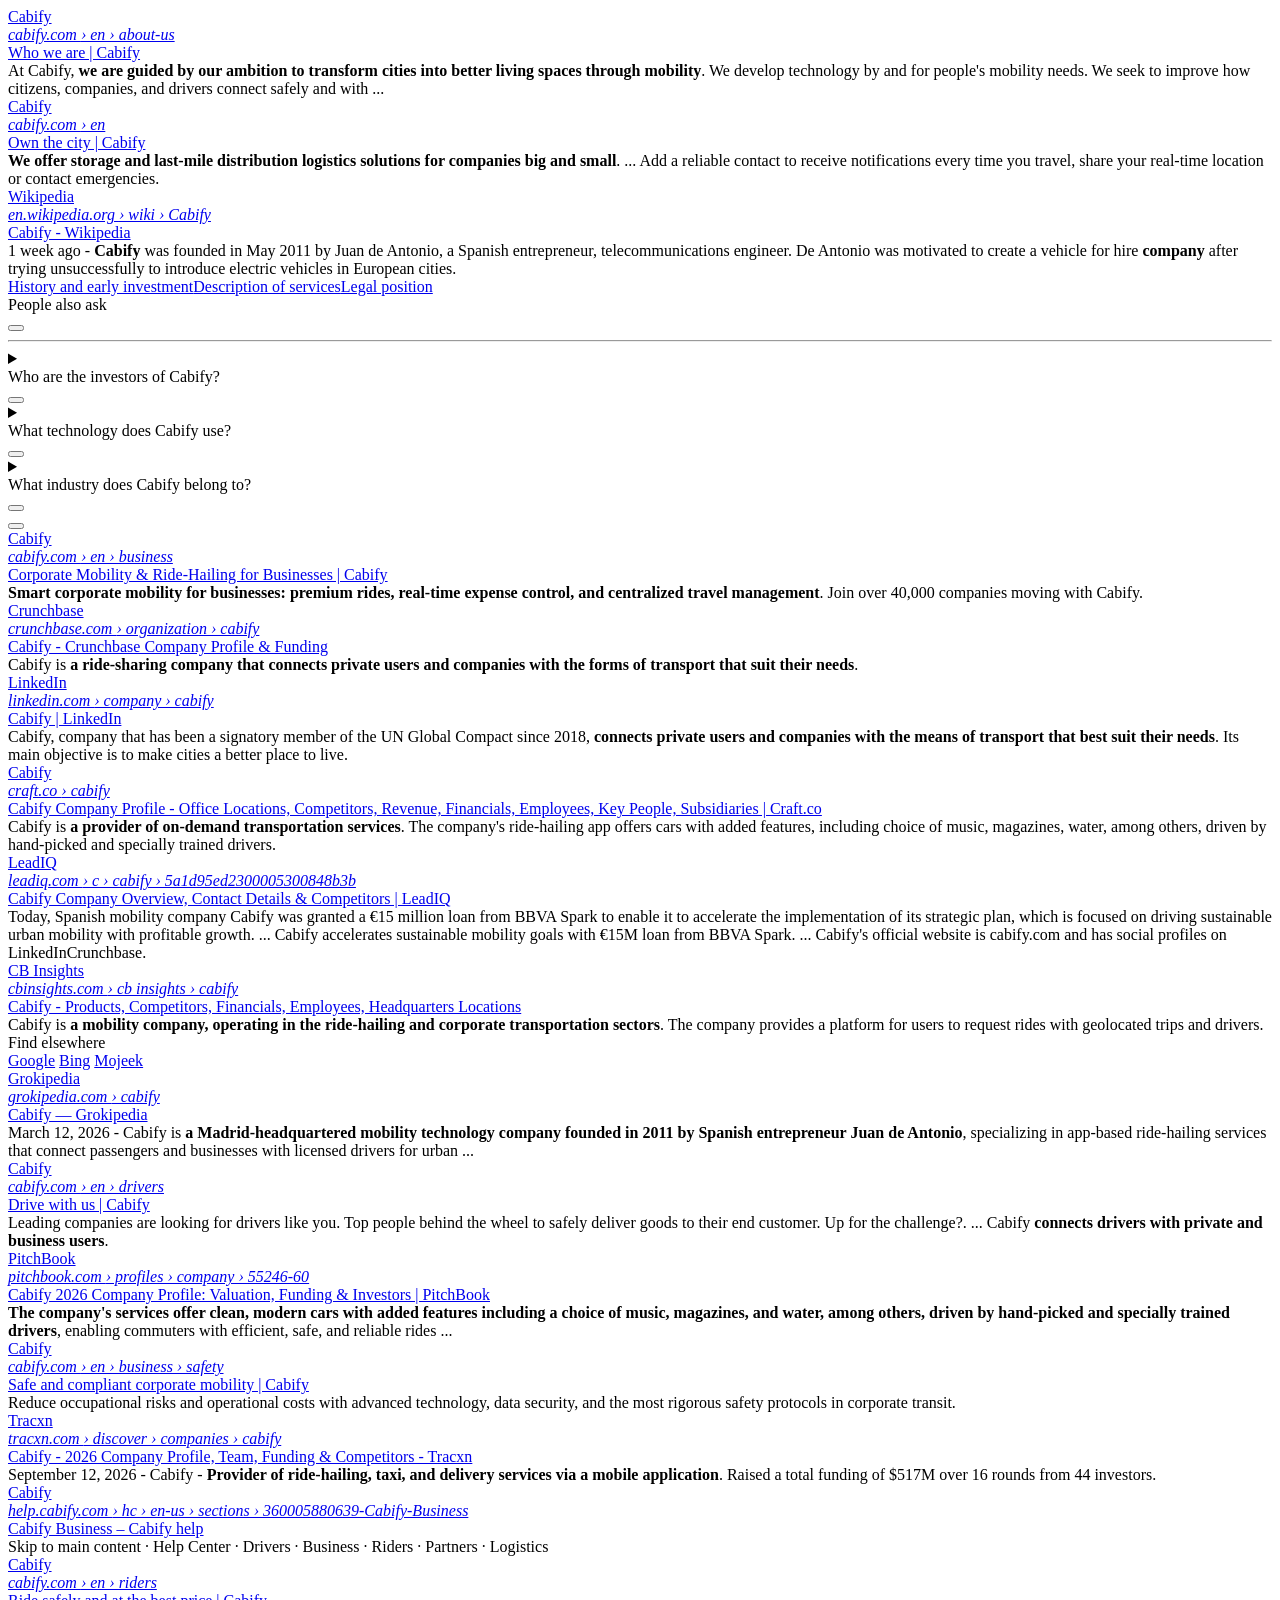
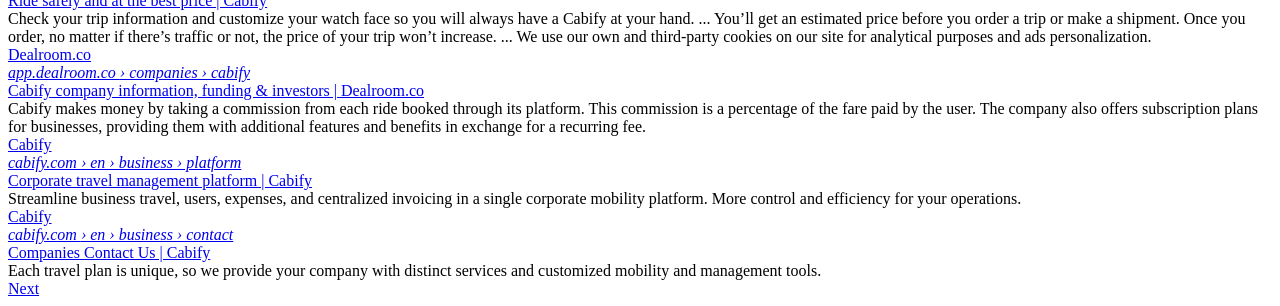
<file: tests/fixtures/brave_company_cabify.html>
<!-- Captured 2026-10-15 from https://search.brave.com/search?q=%22Cabify%22+company+official+site+about&source=web with a Chrome User-Agent; trimmed to the result markup. -->
<!doctype html><html lang="en"><head><meta charset="utf-8"><title>Brave Search</title></head><body><div class="serp-columns"><main class="main-column"><section id="mixed-main">
<div class="snippet svelte-jmfu5f" data-pos="0" data-type="web" data-keynav="true"><div class="result-body svelte-1rq4ngz"><div class="result-wrapper svelte-1rq4ngz"><div class="result-content svelte-1rq4ngz"><a href="https://cabify.com/en/about-us" target="_self" class="svelte-14r20fy l1"><div class="site-name-wrapper svelte-on1hvy"><div class="favicon-wrapper svelte-on1hvy"><div class="favicon-background-wrapper svelte-on1hvy"></div>  </div> <div class="site-name-content svelte-on1hvy"><div class="desktop-small-semibold t-secondary text-ellipsis">Cabify</div> <div class="url-wrapper svelte-on1hvy"><cite class="snippet-url desktop-small-regular t-tertiary svelte-on1hvy">cabify.com <span class="text-ellipsis">› en  › about-us</span></cite> </div></div> </div> <div class="title search-snippet-title line-clamp-1 svelte-14r20fy" title="Who we are | Cabify">Who we are | Cabify</div></a> <div class="generic-snippet svelte-1cwdgg3"><div class="content desktop-default-regular t-primary line-clamp-dynamic svelte-1cwdgg3"> At Cabify, <strong>we are guided by our ambition to transform cities into better living spaces through mobility</strong>. We develop technology by and for people's mobility needs. We seek to improve how citizens, companies, and drivers connect safely and with&nbsp;...</div> </div></div> </div> </div>     </div>
<div class="snippet svelte-jmfu5f" data-pos="1" data-type="web" data-keynav="true"><div class="result-body svelte-1rq4ngz"><div class="result-wrapper svelte-1rq4ngz"><div class="result-content svelte-1rq4ngz"><a href="https://cabify.com/en" target="_self" class="svelte-14r20fy l1"><div class="site-name-wrapper svelte-on1hvy"><div class="favicon-wrapper svelte-on1hvy"><div class="favicon-background-wrapper svelte-on1hvy"></div>  </div> <div class="site-name-content svelte-on1hvy"><div class="desktop-small-semibold t-secondary text-ellipsis">Cabify</div> <div class="url-wrapper svelte-on1hvy"><cite class="snippet-url desktop-small-regular t-tertiary svelte-on1hvy">cabify.com <span class="text-ellipsis">› en</span></cite> </div></div> </div> <div class="title search-snippet-title line-clamp-1 svelte-14r20fy" title="Own the city | Cabify">Own the city | Cabify</div></a> <div class="generic-snippet svelte-1cwdgg3"><div class="content desktop-default-regular t-primary line-clamp-dynamic svelte-1cwdgg3"> <strong>We offer storage and last-mile distribution logistics solutions for companies big and small</strong>. ... Add a reliable contact to receive notifications every time you travel, share your real-time location or contact emergencies.</div> </div></div> </div> </div>     </div>
<div class="snippet svelte-jmfu5f" data-pos="2" data-type="web" data-keynav="true"><div class="result-body svelte-1rq4ngz"><div class="result-wrapper svelte-1rq4ngz"><div class="result-content svelte-1rq4ngz"><a href="https://en.wikipedia.org/wiki/Cabify" target="_self" class="svelte-14r20fy l1"><div class="site-name-wrapper svelte-on1hvy"><div class="favicon-wrapper svelte-on1hvy"><div class="favicon-background-wrapper svelte-on1hvy"></div>  </div> <div class="site-name-content svelte-on1hvy"><div class="desktop-small-semibold t-secondary text-ellipsis">Wikipedia</div> <div class="url-wrapper svelte-on1hvy"><cite class="snippet-url desktop-small-regular t-tertiary svelte-on1hvy">en.wikipedia.org <span class="text-ellipsis">› wiki  › Cabify</span></cite> </div></div> </div> <div class="title search-snippet-title line-clamp-1 svelte-14r20fy" title="Cabify - Wikipedia">Cabify - Wikipedia</div></a> <div class="generic-snippet svelte-1cwdgg3"><div class="content desktop-default-regular t-primary line-clamp-dynamic svelte-1cwdgg3"><span class="t-secondary">1 week ago -</span> <strong>Cabify</strong> was founded in May 2011 by Juan de Antonio, a Spanish entrepreneur, telecommunications engineer. De Antonio was motivated to create a vehicle for hire <strong>company</strong> after trying unsuccessfully to introduce electric vehicles in European cities.</div> </div></div> </div> </div> <div class="deep-links svelte-3l1gt9" style="margin-top: 0px;"><a class="deep-link components-button-small t-interactive svelte-3l1gt9" href="https://en.wikipedia.org/wiki/Cabify#History_and_early_investment" target="_self"><span class="svelte-3l1gt9">History and early investment</span></a><a class="deep-link components-button-small t-interactive svelte-3l1gt9" href="https://en.wikipedia.org/wiki/Cabify#Description_of_services" target="_self"><span class="svelte-3l1gt9">Description of services</span></a><a class="deep-link components-button-small t-interactive svelte-3l1gt9" href="https://en.wikipedia.org/wiki/Cabify#Legal_position" target="_self"><span class="svelte-3l1gt9">Legal position</span></a>  </div>    </div><div class="snippet svelte-jmfu5f" id="faq"><header class="svelte-1fzoz3n"> <span class="desktop-heading-h4 t-secondary">People also ask</span> <div class="content svelte-1fzoz3n"><div class="wrapper-mobile"><button aria-label="More" class="button snippet-kebab kind--plain-faint size--tiny icon-only icon-start svelte-na4a2u" aria-busy="false" data-sveltekit-reload="true">  </button>  </div></div></header> <hr class="snippet-divider svelte-jxzhlk"/> <div class="faq-item svelte-1koe52u"><div class="accordion-item svelte-1rwoi5h"><details class="svelte-1rwoi5h"><summary title="Who are the investors of Cabify?" class="svelte-1rwoi5h"><div class="title t-secondary line-clamp-2 desktop-default-semibold svelte-1rwoi5h">Who are the investors of Cabify?</div> <button tabindex="-1" class="button kind--outlined size--tiny icon-only icon-end svelte-na4a2u" aria-busy="false" data-sveltekit-reload="true">  </button></summary> <div class="content desktop-default-regular t-secondary svelte-1koe52u">Investors of <strong>Cabify</strong> include Leading European Tech Scaleups, Rakuten Capital, Orilla Asset Management, Mutua Ventures, BBVA Spark and 41 more.</div> <a href="https://www.cbinsights.com/company/cabify" target="_self" class="svelte-14r20fy"><div class="site-name-wrapper svelte-on1hvy"><div class="favicon-wrapper svelte-on1hvy"><div class="favicon-background-wrapper svelte-on1hvy"></div>  </div> <div class="site-name-content svelte-on1hvy"><div class="desktop-small-semibold t-secondary text-ellipsis">cbinsights.com</div> <div class="url-wrapper svelte-on1hvy"><cite class="snippet-url desktop-small-regular t-tertiary svelte-on1hvy">cbinsights.com <span class="text-ellipsis">  › cb insights  › cabify</span></cite> </div></div> </div> <div class="title desktop-default-regular line-clamp-1 svelte-14r20fy" title="Cabify - Products, Competitors, Financials, Employees, Headquarters ...">Cabify - Products, Competitors, Financials, Employees, Headquarters ...</div></a></details> </div></div><div class="faq-item svelte-1koe52u"><div class="accordion-item svelte-1rwoi5h"><details class="svelte-1rwoi5h"><summary title="What technology does Cabify use?" class="svelte-1rwoi5h"><div class="title t-secondary line-clamp-2 desktop-default-semibold svelte-1rwoi5h">What technology does Cabify use?</div> <button tabindex="-1" class="button kind--outlined size--tiny icon-only icon-end svelte-na4a2u" aria-busy="false" data-sveltekit-reload="true">  </button></summary> <div class="content desktop-default-regular t-secondary svelte-1koe52u"><strong>Cabify</strong>'s tech stack includes LinkedIn Sales Navigator, LinkedIn Recruiter, Webpack, Appsflyer, Google Forms.</div> <a href="https://leadiq.com/c/cabify/5a1d95ed2300005300848b3b" target="_self" class="svelte-14r20fy"><div class="site-name-wrapper svelte-on1hvy"><div class="favicon-wrapper svelte-on1hvy"><div class="favicon-background-wrapper svelte-on1hvy"></div>  </div> <div class="site-name-content svelte-on1hvy"><div class="desktop-small-semibold t-secondary text-ellipsis">leadiq.com</div> <div class="url-wrapper svelte-on1hvy"><cite class="snippet-url desktop-small-regular t-tertiary svelte-on1hvy">leadiq.com <span class="text-ellipsis">› c  › cabify  › 5a1d95ed2300005300848b3b</span></cite> </div></div> </div> <div class="title desktop-default-regular line-clamp-1 svelte-14r20fy" title="Cabify Company Overview, Contact Details &amp; Competitors | LeadIQ">Cabify Company Overview, Contact Details &amp; Competitors | LeadIQ</div></a></details> </div></div><div class="faq-item svelte-1koe52u"><div class="accordion-item svelte-1rwoi5h"><details class="svelte-1rwoi5h"><summary title="What industry does Cabify belong to?" class="svelte-1rwoi5h"><div class="title t-secondary line-clamp-2 desktop-default-semibold svelte-1rwoi5h">What industry does Cabify belong to?</div> <button tabindex="-1" class="button kind--outlined size--tiny icon-only icon-end svelte-na4a2u" aria-busy="false" data-sveltekit-reload="true">  </button></summary> <div class="content desktop-default-regular t-secondary svelte-1koe52u"><strong>Cabify</strong> operates in the Software Development industry.</div> <a href="https://leadiq.com/c/cabify/5a1d95ed2300005300848b3b" target="_self" class="svelte-14r20fy"><div class="site-name-wrapper svelte-on1hvy"><div class="favicon-wrapper svelte-on1hvy"><div class="favicon-background-wrapper svelte-on1hvy"></div>  </div> <div class="site-name-content svelte-on1hvy"><div class="desktop-small-semibold t-secondary text-ellipsis">leadiq.com</div> <div class="url-wrapper svelte-on1hvy"><cite class="snippet-url desktop-small-regular t-tertiary svelte-on1hvy">leadiq.com <span class="text-ellipsis">› c  › cabify  › 5a1d95ed2300005300848b3b</span></cite> </div></div> </div> <div class="title desktop-default-regular line-clamp-1 svelte-14r20fy" title="Cabify Company Overview, Contact Details &amp; Competitors | LeadIQ">Cabify Company Overview, Contact Details &amp; Competitors | LeadIQ</div></a></details> </div></div> <div class="wrapper-desktop"><footer class="mt-xl desktop-xsmall-regular t-tertiary has-primary svelte-19urzty"> <div class="divider svelte-19urzty"></div> <div class="primary svelte-19urzty">  <div class="spacing svelte-1g40zvi"></div> <button aria-label="Feedback" class="button footer-button variant--tertiary icon-only icon-start svelte-na4a2u" aria-busy="false" data-sveltekit-reload="true">  </button> </div></footer></div> </div>
<div class="snippet svelte-jmfu5f" data-pos="4" data-type="web" data-keynav="true"><div class="result-body svelte-1rq4ngz"><div class="result-wrapper svelte-1rq4ngz"><div class="result-content svelte-1rq4ngz"><a href="https://cabify.com/en/business" target="_self" class="svelte-14r20fy l1"><div class="site-name-wrapper svelte-on1hvy"><div class="favicon-wrapper svelte-on1hvy"><div class="favicon-background-wrapper svelte-on1hvy"></div>  </div> <div class="site-name-content svelte-on1hvy"><div class="desktop-small-semibold t-secondary text-ellipsis">Cabify</div> <div class="url-wrapper svelte-on1hvy"><cite class="snippet-url desktop-small-regular t-tertiary svelte-on1hvy">cabify.com <span class="text-ellipsis">› en  › business</span></cite> </div></div> </div> <div class="title search-snippet-title line-clamp-1 svelte-14r20fy" title="Corporate Mobility &amp; Ride-Hailing for Businesses | Cabify">Corporate Mobility &amp; Ride-Hailing for Businesses | Cabify</div></a> <div class="generic-snippet svelte-1cwdgg3"><div class="content desktop-default-regular t-primary line-clamp-dynamic svelte-1cwdgg3"> <strong>Smart corporate mobility for businesses: premium rides, real-time expense control, and centralized travel management</strong>. Join over 40,000 companies moving with Cabify.</div> </div></div> </div> </div>     </div>
<div class="snippet svelte-jmfu5f" data-pos="5" data-type="web" data-keynav="true"><div class="result-body svelte-1rq4ngz"><div class="result-wrapper svelte-1rq4ngz"><div class="result-content svelte-1rq4ngz"><a href="https://www.crunchbase.com/organization/cabify" target="_self" class="svelte-14r20fy l1"><div class="site-name-wrapper svelte-on1hvy"><div class="favicon-wrapper svelte-on1hvy"><div class="favicon-background-wrapper svelte-on1hvy"></div>  </div> <div class="site-name-content svelte-on1hvy"><div class="desktop-small-semibold t-secondary text-ellipsis">Crunchbase</div> <div class="url-wrapper svelte-on1hvy"><cite class="snippet-url desktop-small-regular t-tertiary svelte-on1hvy">crunchbase.com <span class="text-ellipsis">› organization  › cabify</span></cite> </div></div> </div> <div class="title search-snippet-title line-clamp-1 svelte-14r20fy" title="Cabify - Crunchbase Company Profile &amp; Funding">Cabify - Crunchbase Company Profile &amp; Funding</div></a> <div class="generic-snippet svelte-1cwdgg3"><div class="content desktop-default-regular t-primary line-clamp-dynamic svelte-1cwdgg3"> Cabify is <strong>a ride-sharing company that connects private users and companies with the forms of transport that suit their needs</strong>.</div> </div></div> </div> </div>     </div>
<div class="snippet svelte-jmfu5f" data-pos="6" data-type="web" data-keynav="true"><div class="result-body svelte-1rq4ngz"><div class="result-wrapper svelte-1rq4ngz"><div class="result-content svelte-1rq4ngz"><a href="https://www.linkedin.com/company/cabify" target="_self" class="svelte-14r20fy l1"><div class="site-name-wrapper svelte-on1hvy"><div class="favicon-wrapper svelte-on1hvy"><div class="favicon-background-wrapper svelte-on1hvy"></div>  </div> <div class="site-name-content svelte-on1hvy"><div class="desktop-small-semibold t-secondary text-ellipsis">LinkedIn</div> <div class="url-wrapper svelte-on1hvy"><cite class="snippet-url desktop-small-regular t-tertiary svelte-on1hvy">linkedin.com <span class="text-ellipsis">› company  › cabify</span></cite> </div></div> </div> <div class="title search-snippet-title line-clamp-1 svelte-14r20fy" title="Cabify | LinkedIn">Cabify | LinkedIn</div></a> <div class="generic-snippet svelte-1cwdgg3"><div class="content desktop-default-regular t-primary line-clamp-dynamic svelte-1cwdgg3"> Cabify, company that has been a signatory member of the UN Global Compact since 2018, <strong>connects private users and companies with the means of transport that best suit their needs</strong>. Its main objective is to make cities a better place to live.</div> </div></div> </div> </div>     </div>
<div class="snippet svelte-jmfu5f" data-pos="7" data-type="web" data-keynav="true"><div class="result-body svelte-1rq4ngz"><div class="result-wrapper svelte-1rq4ngz"><div class="result-content svelte-1rq4ngz"><a href="https://craft.co/cabify" target="_self" class="svelte-14r20fy l1"><div class="site-name-wrapper svelte-on1hvy"><div class="favicon-wrapper svelte-on1hvy"><div class="favicon-background-wrapper svelte-on1hvy"></div>  </div> <div class="site-name-content svelte-on1hvy"><div class="desktop-small-semibold t-secondary text-ellipsis">Cabify</div> <div class="url-wrapper svelte-on1hvy"><cite class="snippet-url desktop-small-regular t-tertiary svelte-on1hvy">craft.co <span class="text-ellipsis">  › cabify</span></cite> </div></div> </div> <div class="title search-snippet-title line-clamp-1 svelte-14r20fy" title="Cabify Company Profile - Office Locations, Competitors, Revenue, Financials, Employees, Key People, Subsidiaries | Craft.co">Cabify Company Profile - Office Locations, Competitors, Revenue, Financials, Employees, Key People, Subsidiaries | Craft.co</div></a> <div class="generic-snippet svelte-1cwdgg3"><div class="content desktop-default-regular t-primary line-clamp-dynamic svelte-1cwdgg3"> Cabify is <strong>a provider of on-demand transportation services</strong>. The company's ride-hailing app offers cars with added features, including choice of music, magazines, water, among others, driven by hand-picked and specially trained drivers.</div> <div class="thumbnail-wrapper svelte-1cwdgg3"><a href="https://craft.co/cabify" class="thumbnail svelte-1yrspal general" target="_self" tabindex="-1"> </a> </div></div></div> <div class="thumbnail-wrapper svelte-1rq4ngz"><a href="https://craft.co/cabify" class="thumbnail svelte-1yrspal general" target="_self" tabindex="-1"> </a></div></div> </div>     </div>
<div class="snippet svelte-jmfu5f" data-pos="8" data-type="web" data-keynav="true"><div class="result-body svelte-1rq4ngz"><div class="result-wrapper svelte-1rq4ngz"><div class="result-content svelte-1rq4ngz"><a href="https://leadiq.com/c/cabify/5a1d95ed2300005300848b3b" target="_self" class="svelte-14r20fy l1"><div class="site-name-wrapper svelte-on1hvy"><div class="favicon-wrapper svelte-on1hvy"><div class="favicon-background-wrapper svelte-on1hvy"></div>  </div> <div class="site-name-content svelte-on1hvy"><div class="desktop-small-semibold t-secondary text-ellipsis">LeadIQ</div> <div class="url-wrapper svelte-on1hvy"><cite class="snippet-url desktop-small-regular t-tertiary svelte-on1hvy">leadiq.com <span class="text-ellipsis">› c  › cabify  › 5a1d95ed2300005300848b3b</span></cite> </div></div> </div> <div class="title search-snippet-title line-clamp-1 svelte-14r20fy" title="Cabify Company Overview, Contact Details &amp; Competitors | LeadIQ">Cabify Company Overview, Contact Details &amp; Competitors | LeadIQ</div></a> <div class="generic-snippet svelte-1cwdgg3"><div class="content desktop-default-regular t-primary line-clamp-dynamic svelte-1cwdgg3"> Today, Spanish mobility company Cabify was granted a €15 million loan from BBVA Spark to enable it to accelerate the implementation of its strategic plan, which is focused on driving sustainable urban mobility with profitable growth. ... Cabify accelerates sustainable mobility goals with €15M loan from BBVA Spark. ... Cabify&#x27;s official website is cabify.com and has social profiles on LinkedInCrunchbase.</div> </div></div> </div> </div>     </div>
<div class="snippet svelte-jmfu5f" data-pos="9" data-type="web" data-keynav="true"><div class="result-body svelte-1rq4ngz"><div class="result-wrapper svelte-1rq4ngz"><div class="result-content svelte-1rq4ngz"><a href="https://www.cbinsights.com/company/cabify" target="_self" class="svelte-14r20fy l1"><div class="site-name-wrapper svelte-on1hvy"><div class="favicon-wrapper svelte-on1hvy"><div class="favicon-background-wrapper svelte-on1hvy"></div>  </div> <div class="site-name-content svelte-on1hvy"><div class="desktop-small-semibold t-secondary text-ellipsis">CB Insights</div> <div class="url-wrapper svelte-on1hvy"><cite class="snippet-url desktop-small-regular t-tertiary svelte-on1hvy">cbinsights.com <span class="text-ellipsis">  › cb insights  › cabify</span></cite> </div></div> </div> <div class="title search-snippet-title line-clamp-1 svelte-14r20fy" title="Cabify - Products, Competitors, Financials, Employees, Headquarters Locations">Cabify - Products, Competitors, Financials, Employees, Headquarters Locations</div></a> <div class="generic-snippet svelte-1cwdgg3"><div class="content desktop-default-regular t-primary line-clamp-dynamic svelte-1cwdgg3"> Cabify is <strong>a mobility company, operating in the ride-hailing and corporate transportation sectors</strong>. The company provides a platform for users to request rides with geolocated trips and drivers.</div> <div class="thumbnail-wrapper svelte-1cwdgg3"><a href="https://www.cbinsights.com/company/cabify" class="thumbnail svelte-1yrspal general" target="_self" tabindex="-1"> </a> </div></div></div> <div class="thumbnail-wrapper svelte-1rq4ngz"><a href="https://www.cbinsights.com/company/cabify" class="thumbnail svelte-1yrspal general" target="_self" tabindex="-1"> </a></div></div> </div>     </div><div class="snippet svelte-jmfu5f" id="search-elsewhere"><div class="search-elsewhere-wrapper svelte-xvh2t2"><header class="svelte-1fzoz3n"> <span class="desktop-heading-h4 t-secondary">Find elsewhere</span> </header> <div id="search-elsewhere-providers" class="flex-hcenter svelte-xvh2t2"><a id="search-external-google" class="t-secondary svelte-19dehsr desktop-default-regular primary" href="/search?q=%22Cabify%22%20company%20official%20site%20about%20!g">Google</a> <a id="search-external-bing" class="t-secondary svelte-19dehsr desktop-default-regular primary" href="/search?q=%22Cabify%22%20company%20official%20site%20about%20!b" target="_self" data-sveltekit-reload="">Bing</a> <a id="search-external-mojeek" class="t-secondary svelte-19dehsr desktop-default-regular primary" href="/search?q=%22Cabify%22%20company%20official%20site%20about%20!mojeek" target="_self" data-sveltekit-reload="">Mojeek</a></div></div>  </div>
<div class="snippet svelte-jmfu5f" data-pos="11" data-type="web" data-keynav="true"><div class="result-body svelte-1rq4ngz"><div class="result-wrapper svelte-1rq4ngz"><div class="result-content svelte-1rq4ngz"><a href="https://grokipedia.com/page/Cabify" target="_self" class="svelte-14r20fy l1"><div class="site-name-wrapper svelte-on1hvy"><div class="favicon-wrapper svelte-on1hvy"><div class="favicon-background-wrapper svelte-on1hvy"></div>  </div> <div class="site-name-content svelte-on1hvy"><div class="desktop-small-semibold t-secondary text-ellipsis">Grokipedia</div> <div class="url-wrapper svelte-on1hvy"><cite class="snippet-url desktop-small-regular t-tertiary svelte-on1hvy">grokipedia.com <span class="text-ellipsis">  › cabify</span></cite> </div></div> </div> <div class="title search-snippet-title line-clamp-1 svelte-14r20fy" title="Cabify — Grokipedia">Cabify — Grokipedia</div></a> <div class="generic-snippet svelte-1cwdgg3"><div class="content desktop-default-regular t-primary line-clamp-dynamic svelte-1cwdgg3"><span class="t-secondary">March 12, 2026 -</span> Cabify is <strong>a Madrid-headquartered mobility technology company founded in 2011 by Spanish entrepreneur Juan de Antonio</strong>, specializing in app-based ride-hailing services that connect passengers and businesses with licensed drivers for urban&nbsp;...</div> <div class="thumbnail-wrapper svelte-1cwdgg3"><a href="https://grokipedia.com/page/Cabify" class="thumbnail svelte-1yrspal general" target="_self" tabindex="-1"> </a> </div></div></div> <div class="thumbnail-wrapper svelte-1rq4ngz"><a href="https://grokipedia.com/page/Cabify" class="thumbnail svelte-1yrspal general" target="_self" tabindex="-1"> </a></div></div> </div>     </div>
<div class="snippet svelte-jmfu5f" data-pos="12" data-type="web" data-keynav="true"><div class="result-body svelte-1rq4ngz"><div class="result-wrapper svelte-1rq4ngz"><div class="result-content svelte-1rq4ngz"><a href="https://cabify.com/en/drivers" target="_self" class="svelte-14r20fy l1"><div class="site-name-wrapper svelte-on1hvy"><div class="favicon-wrapper svelte-on1hvy"><div class="favicon-background-wrapper svelte-on1hvy"></div>  </div> <div class="site-name-content svelte-on1hvy"><div class="desktop-small-semibold t-secondary text-ellipsis">Cabify</div> <div class="url-wrapper svelte-on1hvy"><cite class="snippet-url desktop-small-regular t-tertiary svelte-on1hvy">cabify.com <span class="text-ellipsis">› en  › drivers</span></cite> </div></div> </div> <div class="title search-snippet-title line-clamp-1 svelte-14r20fy" title="Drive with us | Cabify">Drive with us | Cabify</div></a> <div class="generic-snippet svelte-1cwdgg3"><div class="content desktop-default-regular t-primary line-clamp-dynamic svelte-1cwdgg3"> Leading companies are looking for drivers like you. Top people behind the wheel to safely deliver goods to their end customer. Up for the challenge?. ... Cabify <strong>connects drivers with private and business users</strong>.</div> </div></div> </div> </div>     </div>
<div class="snippet svelte-jmfu5f" data-pos="13" data-type="web" data-keynav="true"><div class="result-body svelte-1rq4ngz"><div class="result-wrapper svelte-1rq4ngz"><div class="result-content svelte-1rq4ngz"><a href="https://pitchbook.com/profiles/company/55246-60" target="_self" class="svelte-14r20fy l1"><div class="site-name-wrapper svelte-on1hvy"><div class="favicon-wrapper svelte-on1hvy"><div class="favicon-background-wrapper svelte-on1hvy"></div>  </div> <div class="site-name-content svelte-on1hvy"><div class="desktop-small-semibold t-secondary text-ellipsis">PitchBook</div> <div class="url-wrapper svelte-on1hvy"><cite class="snippet-url desktop-small-regular t-tertiary svelte-on1hvy">pitchbook.com <span class="text-ellipsis">› profiles  › company  › 55246-60</span></cite> </div></div> </div> <div class="title search-snippet-title line-clamp-1 svelte-14r20fy" title="Cabify 2026 Company Profile: Valuation, Funding &amp; Investors | PitchBook">Cabify 2026 Company Profile: Valuation, Funding &amp; Investors | PitchBook</div></a> <div class="generic-snippet svelte-1cwdgg3"><div class="content desktop-default-regular t-primary line-clamp-dynamic svelte-1cwdgg3"> <strong>The company's services offer clean, modern cars with added features including a choice of music, magazines, and water, among others, driven by hand-picked and specially trained drivers</strong>, enabling commuters with efficient, safe, and reliable rides&nbsp;...</div> <div class="thumbnail-wrapper svelte-1cwdgg3"><a href="https://pitchbook.com/profiles/company/55246-60" class="thumbnail svelte-1yrspal general" target="_self" tabindex="-1"> </a> </div></div></div> <div class="thumbnail-wrapper svelte-1rq4ngz"><a href="https://pitchbook.com/profiles/company/55246-60" class="thumbnail svelte-1yrspal general" target="_self" tabindex="-1"> </a></div></div> </div>     </div>
<div class="snippet svelte-jmfu5f" data-pos="14" data-type="web" data-keynav="true"><div class="result-body svelte-1rq4ngz"><div class="result-wrapper svelte-1rq4ngz"><div class="result-content svelte-1rq4ngz"><a href="https://cabify.com/en/business/safety" target="_self" class="svelte-14r20fy l1"><div class="site-name-wrapper svelte-on1hvy"><div class="favicon-wrapper svelte-on1hvy"><div class="favicon-background-wrapper svelte-on1hvy"></div>  </div> <div class="site-name-content svelte-on1hvy"><div class="desktop-small-semibold t-secondary text-ellipsis">Cabify</div> <div class="url-wrapper svelte-on1hvy"><cite class="snippet-url desktop-small-regular t-tertiary svelte-on1hvy">cabify.com <span class="text-ellipsis">› en  › business  › safety</span></cite> </div></div> </div> <div class="title search-snippet-title line-clamp-1 svelte-14r20fy" title="Safe and compliant corporate mobility | Cabify">Safe and compliant corporate mobility | Cabify</div></a> <div class="generic-snippet svelte-1cwdgg3"><div class="content desktop-default-regular t-primary line-clamp-dynamic svelte-1cwdgg3"> Reduce occupational risks and operational costs with advanced technology, data security, and the most rigorous safety protocols in corporate transit.</div> </div></div> </div> </div>     </div>
<div class="snippet svelte-jmfu5f" data-pos="15" data-type="web" data-keynav="true"><div class="result-body svelte-1rq4ngz"><div class="result-wrapper svelte-1rq4ngz"><div class="result-content svelte-1rq4ngz"><a href="https://tracxn.com/d/companies/cabify/__yKUMSUZlfdMp8LWAQI4SYJ22pMwY5uSHaRcUQBTlaXY" target="_self" class="svelte-14r20fy l1"><div class="site-name-wrapper svelte-on1hvy"><div class="favicon-wrapper svelte-on1hvy"><div class="favicon-background-wrapper svelte-on1hvy"></div>  </div> <div class="site-name-content svelte-on1hvy"><div class="desktop-small-semibold t-secondary text-ellipsis">Tracxn</div> <div class="url-wrapper svelte-on1hvy"><cite class="snippet-url desktop-small-regular t-tertiary svelte-on1hvy">tracxn.com <span class="text-ellipsis">  › discover  › companies  › cabify</span></cite> </div></div> </div> <div class="title search-snippet-title line-clamp-1 svelte-14r20fy" title="Cabify - 2026 Company Profile, Team, Funding &amp; Competitors - Tracxn">Cabify - 2026 Company Profile, Team, Funding &amp; Competitors - Tracxn</div></a> <div class="generic-snippet svelte-1cwdgg3"><div class="content desktop-default-regular t-primary line-clamp-dynamic svelte-1cwdgg3"><span class="t-secondary">September 12, 2026 -</span> Cabify - <strong>Provider of ride-hailing, taxi, and delivery services via a mobile application</strong>. Raised a total funding of $517M over 16 rounds from 44 investors.</div> <div class="thumbnail-wrapper svelte-1cwdgg3"><a href="https://tracxn.com/d/companies/cabify/__yKUMSUZlfdMp8LWAQI4SYJ22pMwY5uSHaRcUQBTlaXY" class="thumbnail svelte-1yrspal general" target="_self" tabindex="-1"> </a> </div></div></div> <div class="thumbnail-wrapper svelte-1rq4ngz"><a href="https://tracxn.com/d/companies/cabify/__yKUMSUZlfdMp8LWAQI4SYJ22pMwY5uSHaRcUQBTlaXY" class="thumbnail svelte-1yrspal general" target="_self" tabindex="-1"> </a></div></div> </div>     </div>
<div class="snippet svelte-jmfu5f" data-pos="16" data-type="web" data-keynav="true"><div class="result-body svelte-1rq4ngz"><div class="result-wrapper svelte-1rq4ngz"><div class="result-content svelte-1rq4ngz"><a href="https://help.cabify.com/hc/en-us/sections/360005880639-Cabify-Business" target="_self" class="svelte-14r20fy l1"><div class="site-name-wrapper svelte-on1hvy"><div class="favicon-wrapper svelte-on1hvy"><div class="favicon-background-wrapper svelte-on1hvy"></div>  </div> <div class="site-name-content svelte-on1hvy"><div class="desktop-small-semibold t-secondary text-ellipsis">Cabify</div> <div class="url-wrapper svelte-on1hvy"><cite class="snippet-url desktop-small-regular t-tertiary svelte-on1hvy">help.cabify.com <span class="text-ellipsis">› hc  › en-us  › sections  › 360005880639-Cabify-Business</span></cite> </div></div> </div> <div class="title search-snippet-title line-clamp-1 svelte-14r20fy" title="Cabify Business – Cabify help">Cabify Business – Cabify help</div></a> <div class="generic-snippet svelte-1cwdgg3"><div class="content desktop-default-regular t-primary line-clamp-dynamic svelte-1cwdgg3"> Skip to main content · Help Center · Drivers · Business · Riders · Partners · Logistics</div> </div></div> </div> </div>     </div>
<div class="snippet svelte-jmfu5f" data-pos="17" data-type="web" data-keynav="true"><div class="result-body svelte-1rq4ngz"><div class="result-wrapper svelte-1rq4ngz"><div class="result-content svelte-1rq4ngz"><a href="https://cabify.com/en/riders" target="_self" class="svelte-14r20fy l1"><div class="site-name-wrapper svelte-on1hvy"><div class="favicon-wrapper svelte-on1hvy"><div class="favicon-background-wrapper svelte-on1hvy"></div>  </div> <div class="site-name-content svelte-on1hvy"><div class="desktop-small-semibold t-secondary text-ellipsis">Cabify</div> <div class="url-wrapper svelte-on1hvy"><cite class="snippet-url desktop-small-regular t-tertiary svelte-on1hvy">cabify.com <span class="text-ellipsis">› en  › riders</span></cite> </div></div> </div> <div class="title search-snippet-title line-clamp-1 svelte-14r20fy" title="Ride safely and at the best price | Cabify">Ride safely and at the best price | Cabify</div></a> <div class="generic-snippet svelte-1cwdgg3"><div class="content desktop-default-regular t-primary line-clamp-dynamic svelte-1cwdgg3"> Check your trip information and customize your watch face so you will always have a Cabify at your hand. ... You’ll get an estimated price before you order a trip or make a shipment. Once you order, no matter if there’s traffic or not, the price of your trip won’t increase. ... We use our own and third-party cookies on our site for analytical purposes and ads personalization.</div> </div></div> </div> </div>     </div>
<div class="snippet svelte-jmfu5f" data-pos="18" data-type="web" data-keynav="true"><div class="result-body svelte-1rq4ngz"><div class="result-wrapper svelte-1rq4ngz"><div class="result-content svelte-1rq4ngz"><a href="https://app.dealroom.co/companies/cabify" target="_self" class="svelte-14r20fy l1"><div class="site-name-wrapper svelte-on1hvy"><div class="favicon-wrapper svelte-on1hvy"><div class="favicon-background-wrapper svelte-on1hvy"></div>  </div> <div class="site-name-content svelte-on1hvy"><div class="desktop-small-semibold t-secondary text-ellipsis">Dealroom.co</div> <div class="url-wrapper svelte-on1hvy"><cite class="snippet-url desktop-small-regular t-tertiary svelte-on1hvy">app.dealroom.co <span class="text-ellipsis">› companies  › cabify</span></cite> </div></div> </div> <div class="title search-snippet-title line-clamp-1 svelte-14r20fy" title="Cabify company information, funding &amp; investors | Dealroom.co">Cabify company information, funding &amp; investors | Dealroom.co</div></a> <div class="generic-snippet svelte-1cwdgg3"><div class="content desktop-default-regular t-primary line-clamp-dynamic svelte-1cwdgg3"> Cabify makes money by taking a commission from each ride booked through its platform. This commission is a percentage of the fare paid by the user. The company also offers subscription plans for businesses, providing them with additional features and benefits in exchange for a recurring fee.</div> <div class="thumbnail-wrapper svelte-1cwdgg3"><a href="https://app.dealroom.co/companies/cabify" class="thumbnail svelte-1yrspal general" target="_self" tabindex="-1"> </a> </div></div></div> <div class="thumbnail-wrapper svelte-1rq4ngz"><a href="https://app.dealroom.co/companies/cabify" class="thumbnail svelte-1yrspal general" target="_self" tabindex="-1"> </a></div></div> </div>     </div>
<div class="snippet svelte-jmfu5f" data-pos="19" data-type="web" data-keynav="true"><div class="result-body svelte-1rq4ngz"><div class="result-wrapper svelte-1rq4ngz"><div class="result-content svelte-1rq4ngz"><a href="https://cabify.com/en/business/platform" target="_self" class="svelte-14r20fy l1"><div class="site-name-wrapper svelte-on1hvy"><div class="favicon-wrapper svelte-on1hvy"><div class="favicon-background-wrapper svelte-on1hvy"></div>  </div> <div class="site-name-content svelte-on1hvy"><div class="desktop-small-semibold t-secondary text-ellipsis">Cabify</div> <div class="url-wrapper svelte-on1hvy"><cite class="snippet-url desktop-small-regular t-tertiary svelte-on1hvy">cabify.com <span class="text-ellipsis">› en  › business  › platform</span></cite> </div></div> </div> <div class="title search-snippet-title line-clamp-1 svelte-14r20fy" title="Corporate travel management platform | Cabify">Corporate travel management platform | Cabify</div></a> <div class="generic-snippet svelte-1cwdgg3"><div class="content desktop-default-regular t-primary line-clamp-dynamic svelte-1cwdgg3"> Streamline business travel, users, expenses, and centralized invoicing in a single corporate mobility platform. More control and efficiency for your operations.</div> </div></div> </div> </div>     </div>
<div class="snippet svelte-jmfu5f" data-pos="20" data-type="web" data-keynav="true"><div class="result-body svelte-1rq4ngz"><div class="result-wrapper svelte-1rq4ngz"><div class="result-content svelte-1rq4ngz"><a href="https://cabify.com/en/business/contact" target="_self" class="svelte-14r20fy l1"><div class="site-name-wrapper svelte-on1hvy"><div class="favicon-wrapper svelte-on1hvy"><div class="favicon-background-wrapper svelte-on1hvy"></div>  </div> <div class="site-name-content svelte-on1hvy"><div class="desktop-small-semibold t-secondary text-ellipsis">Cabify</div> <div class="url-wrapper svelte-on1hvy"><cite class="snippet-url desktop-small-regular t-tertiary svelte-on1hvy">cabify.com <span class="text-ellipsis">› en  › business  › contact</span></cite> </div></div> </div> <div class="title search-snippet-title line-clamp-1 svelte-14r20fy" title="Companies Contact Us | Cabify">Companies Contact Us | Cabify</div></a> <div class="generic-snippet svelte-1cwdgg3"><div class="content desktop-default-regular t-primary line-clamp-dynamic svelte-1cwdgg3"> Each travel plan is unique, so we provide your company with distinct services and customized mobility and management tools.</div> </div></div> </div> </div>     </div>  <div class="snippet mt-auto svelte-jmfu5f" id="pagination-snippet"><div class="pagination svelte-14nrfpk"> <a href="/search?q=%22Cabify%22+company+official+site+about&amp;offset=1&amp;spellcheck=0" rel="noopener" class="button kind--plain-faint size--medium icon-end svelte-na4a2u" aria-busy="false" data-sveltekit-reload="true"> <span class="svelte-na4a2u">Next</span> </a></div> </div></section> <div id="floating-infobox-anchor"></div>
</section></main></div></body></html>
</file>
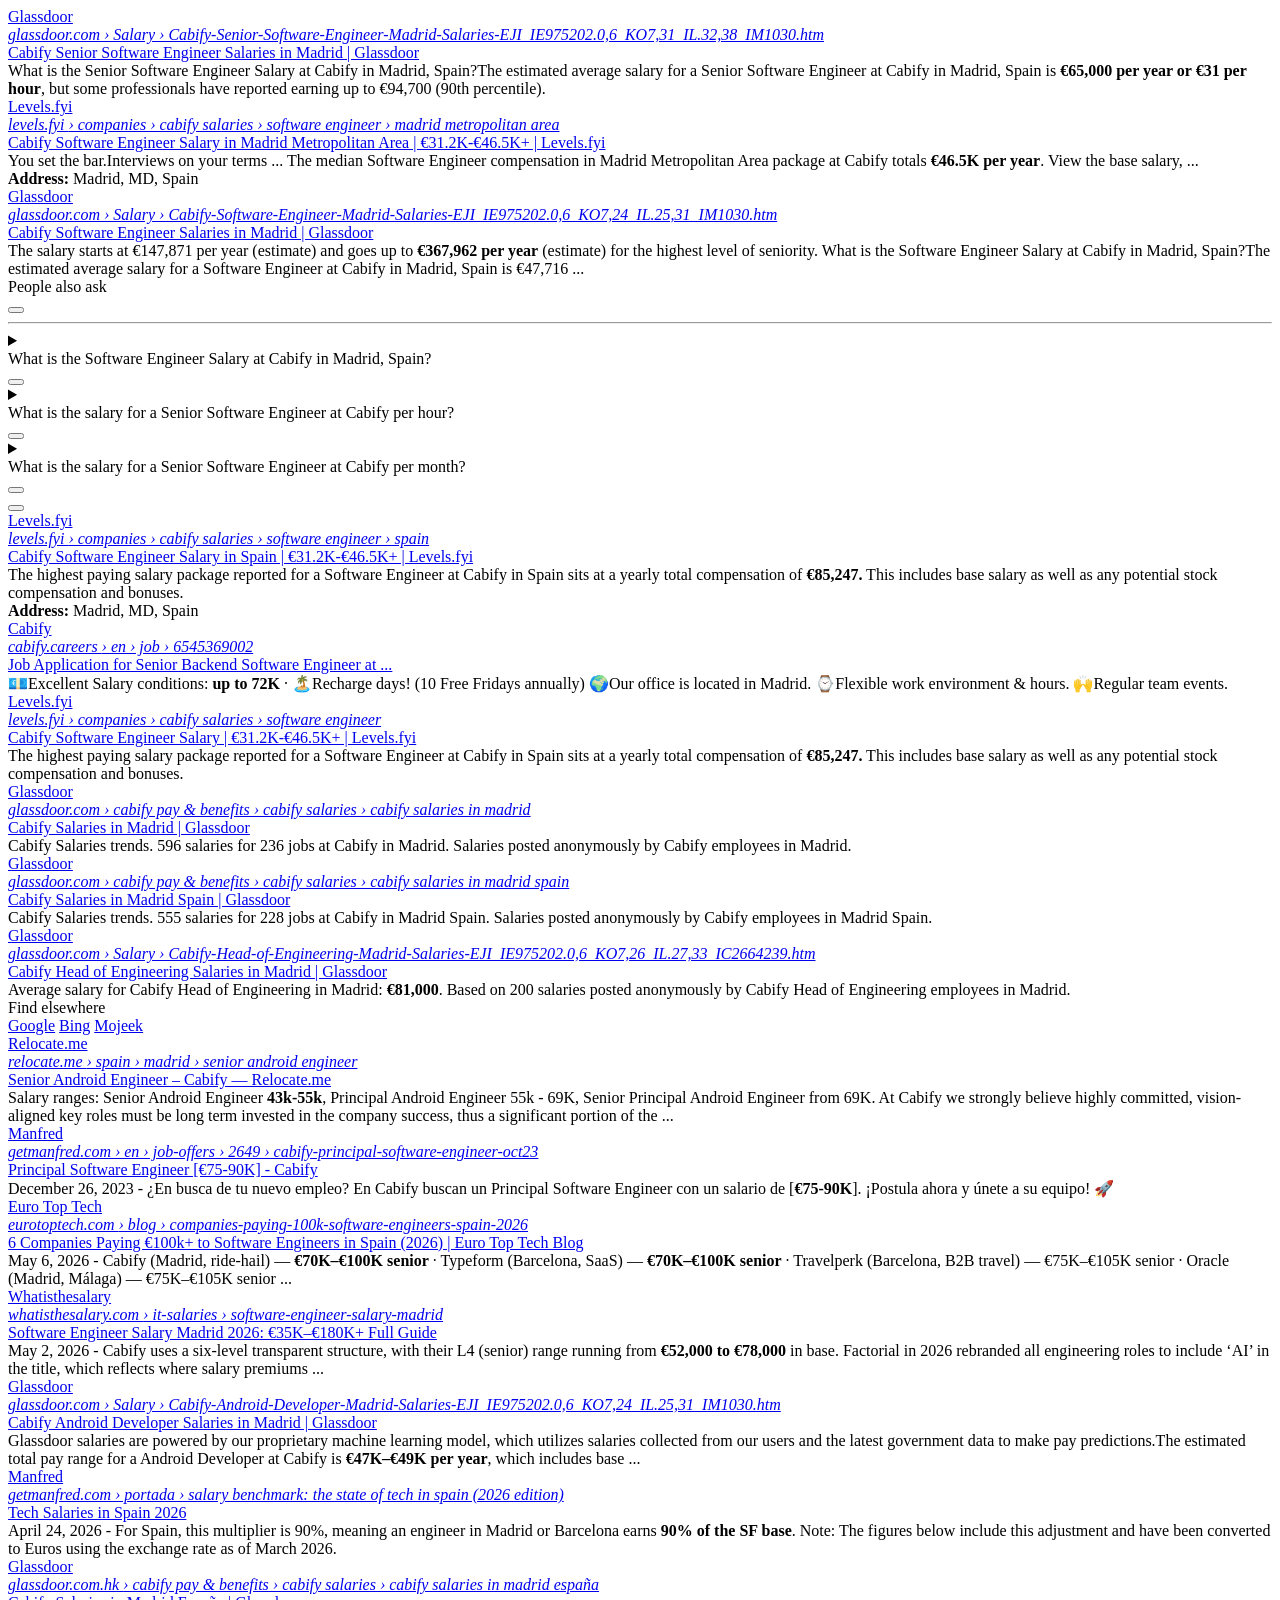
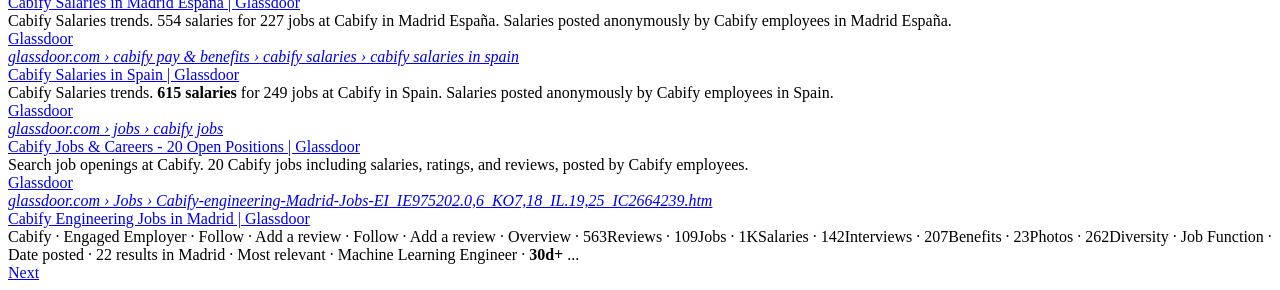
<file: tests/fixtures/brave_company_salary_cabify.html>
<!-- Captured 2026-10-15 from https://search.brave.com/search?q=%22Cabify%22+senior+software+engineer+salary+Madrid&source=web with a Chrome User-Agent; trimmed to the result markup. -->
<!doctype html><html lang="en"><head><meta charset="utf-8"><title>Brave Search</title></head><body><div class="serp-columns"><main class="main-column"><section id="mixed-main">
<div class="snippet svelte-jmfu5f" data-pos="0" data-type="web" data-keynav="true"><div class="result-body svelte-1rq4ngz"><div class="result-wrapper svelte-1rq4ngz"><div class="result-content svelte-1rq4ngz"><a href="https://www.glassdoor.com/Salary/Cabify-Senior-Software-Engineer-Madrid-Salaries-EJI_IE975202.0,6_KO7,31_IL.32,38_IM1030.htm" target="_self" class="svelte-14r20fy l1"><div class="site-name-wrapper svelte-on1hvy"><div class="favicon-wrapper svelte-on1hvy"><div class="favicon-background-wrapper svelte-on1hvy"></div>  </div> <div class="site-name-content svelte-on1hvy"><div class="desktop-small-semibold t-secondary text-ellipsis">Glassdoor</div> <div class="url-wrapper svelte-on1hvy"><cite class="snippet-url desktop-small-regular t-tertiary svelte-on1hvy">glassdoor.com <span class="text-ellipsis">› Salary  › Cabify-Senior-Software-Engineer-Madrid-Salaries-EJI_IE975202.0,6_KO7,31_IL.32,38_IM1030.htm</span></cite> </div></div> </div> <div class="title search-snippet-title line-clamp-1 svelte-14r20fy" title="Cabify Senior Software Engineer Salaries in Madrid | Glassdoor">Cabify Senior Software Engineer Salaries in Madrid | Glassdoor</div></a> <div class="generic-snippet svelte-1cwdgg3"><div class="content desktop-default-regular t-primary line-clamp-dynamic svelte-1cwdgg3"> What is the Senior Software Engineer Salary at Cabify in Madrid, Spain?The estimated average salary for a Senior Software Engineer at Cabify in Madrid, Spain is <strong>€65,000 per year or €31 per hour</strong>, but some professionals have reported earning up to €94,700 (90th percentile).</div> </div></div> </div> </div>     </div>
<div class="snippet svelte-jmfu5f" data-pos="1" data-type="web" data-keynav="true"><div class="result-body svelte-1rq4ngz"><div class="result-wrapper svelte-1rq4ngz"><div class="result-content svelte-1rq4ngz"><a href="https://www.levels.fyi/companies/cabify/salaries/software-engineer/locations/madrid-metropolitan-area" target="_self" class="svelte-14r20fy l1"><div class="site-name-wrapper svelte-on1hvy"><div class="favicon-wrapper svelte-on1hvy"><div class="favicon-background-wrapper svelte-on1hvy"></div>  </div> <div class="site-name-content svelte-on1hvy"><div class="desktop-small-semibold t-secondary text-ellipsis">Levels.fyi</div> <div class="url-wrapper svelte-on1hvy"><cite class="snippet-url desktop-small-regular t-tertiary svelte-on1hvy">levels.fyi <span class="text-ellipsis">  › companies  › cabify salaries  › software engineer  › madrid metropolitan area</span></cite> </div></div> </div> <div class="title search-snippet-title line-clamp-1 svelte-14r20fy" title="Cabify Software Engineer Salary in Madrid Metropolitan Area | €31.2K-€46.5K+ | Levels.fyi">Cabify Software Engineer Salary in Madrid Metropolitan Area | €31.2K-€46.5K+ | Levels.fyi</div></a> <div class="generic-snippet svelte-1cwdgg3"><div class="content desktop-default-regular t-primary line-clamp-dynamic svelte-1cwdgg3"> You set the bar.Interviews on your terms ... The median Software Engineer compensation in Madrid Metropolitan Area package at Cabify totals <strong>€46.5K per year</strong>. View the base salary,&nbsp;...</div> </div></div> </div> <div class="item-attributes svelte-z04naw"><div class="attr desktop-default-regular t-tertiary line-clamp-2 svelte-z04naw"><strong>Address:</strong> <span>Madrid, MD, Spain</span></div> </div></div>     </div>
<div class="snippet svelte-jmfu5f" data-pos="2" data-type="web" data-keynav="true"><div class="result-body svelte-1rq4ngz"><div class="result-wrapper svelte-1rq4ngz"><div class="result-content svelte-1rq4ngz"><a href="https://www.glassdoor.com/Salary/Cabify-Software-Engineer-Madrid-Salaries-EJI_IE975202.0,6_KO7,24_IL.25,31_IM1030.htm" target="_self" class="svelte-14r20fy l1"><div class="site-name-wrapper svelte-on1hvy"><div class="favicon-wrapper svelte-on1hvy"><div class="favicon-background-wrapper svelte-on1hvy"></div>  </div> <div class="site-name-content svelte-on1hvy"><div class="desktop-small-semibold t-secondary text-ellipsis">Glassdoor</div> <div class="url-wrapper svelte-on1hvy"><cite class="snippet-url desktop-small-regular t-tertiary svelte-on1hvy">glassdoor.com <span class="text-ellipsis">› Salary  › Cabify-Software-Engineer-Madrid-Salaries-EJI_IE975202.0,6_KO7,24_IL.25,31_IM1030.htm</span></cite> </div></div> </div> <div class="title search-snippet-title line-clamp-1 svelte-14r20fy" title="Cabify Software Engineer Salaries in Madrid | Glassdoor">Cabify Software Engineer Salaries in Madrid | Glassdoor</div></a> <div class="generic-snippet svelte-1cwdgg3"><div class="content desktop-default-regular t-primary line-clamp-dynamic svelte-1cwdgg3"> The salary starts at €147,871 per year (estimate) and goes up to <strong>€367,962 per year</strong> (estimate) for the highest level of seniority. What is the Software Engineer Salary at Cabify in Madrid, Spain?The estimated average salary for a Software Engineer at Cabify in Madrid, Spain is €47,716&nbsp;...</div> </div></div> </div> </div>     </div><div class="snippet svelte-jmfu5f" id="faq"><header class="svelte-1fzoz3n"> <span class="desktop-heading-h4 t-secondary">People also ask</span> <div class="content svelte-1fzoz3n"><div class="wrapper-mobile"><button aria-label="More" class="button snippet-kebab kind--plain-faint size--tiny icon-only icon-start svelte-na4a2u" aria-busy="false" data-sveltekit-reload="true">  </button>  </div></div></header> <hr class="snippet-divider svelte-jxzhlk"/> <div class="faq-item svelte-1koe52u"><div class="accordion-item svelte-1rwoi5h"><details class="svelte-1rwoi5h"><summary title="What is the Software Engineer Salary at Cabify in Madrid, Spain?" class="svelte-1rwoi5h"><div class="title t-secondary line-clamp-2 desktop-default-semibold svelte-1rwoi5h">What is the Software Engineer Salary at Cabify in Madrid, Spain?</div> <button tabindex="-1" class="button kind--outlined size--tiny icon-only icon-end svelte-na4a2u" aria-busy="false" data-sveltekit-reload="true">  </button></summary> <div class="content desktop-default-regular t-secondary svelte-1koe52u">The estimated average <strong>salary</strong> for a <strong>Software</strong> <strong>Engineer</strong> <strong>at</strong> <strong>Cabify</strong> <strong>in</strong> <strong>Madrid</strong>, Spain is €47,716 per year or €23 per hour, but some professionals have reported earning up to €75,667 (90th percentile). The typical estimated pay range is between €36,881 (25th percentile) and €57,250 (75th percentile). This is based on 62 <strong>salaries</strong> submitted by <strong>Cabify</strong> <strong>Software</strong> <strong>Engineer</strong> professionals in <strong>Madrid</strong>, Spain on Glassdoor, as of Nov 2025.</div> <a href="https://www.glassdoor.com/Salary/Cabify-Software-Engineer-Madrid-Salaries-EJI_IE975202.0,6_KO7,24_IL.25,31_IM1030.htm" target="_self" class="svelte-14r20fy"><div class="site-name-wrapper svelte-on1hvy"><div class="favicon-wrapper svelte-on1hvy"><div class="favicon-background-wrapper svelte-on1hvy"></div>  </div> <div class="site-name-content svelte-on1hvy"><div class="desktop-small-semibold t-secondary text-ellipsis">glassdoor.com</div> <div class="url-wrapper svelte-on1hvy"><cite class="snippet-url desktop-small-regular t-tertiary svelte-on1hvy">glassdoor.com <span class="text-ellipsis">› Salary  › Cabify-Software-Engineer-Madrid-Salaries-EJI_IE975202.0,6_KO7,24_IL.25,31_IM1030.htm</span></cite> </div></div> </div> <div class="title desktop-default-regular line-clamp-1 svelte-14r20fy" title="Cabify Software Engineer Salaries in Madrid | Glassdoor">Cabify Software Engineer Salaries in Madrid | Glassdoor</div></a></details> </div></div><div class="faq-item svelte-1koe52u"><div class="accordion-item svelte-1rwoi5h"><details class="svelte-1rwoi5h"><summary title="What is the salary for a Senior Software Engineer at Cabify per hour?" class="svelte-1rwoi5h"><div class="title t-secondary line-clamp-2 desktop-default-semibold svelte-1rwoi5h">What is the salary for a Senior Software Engineer at Cabify per hour?</div> <button tabindex="-1" class="button kind--outlined size--tiny icon-only icon-end svelte-na4a2u" aria-busy="false" data-sveltekit-reload="true">  </button></summary> <div class="content desktop-default-regular t-secondary svelte-1koe52u"><strong>Senior</strong> <strong>Software</strong> <strong>Engineer</strong> professionals working at <strong>Cabify</strong> will earn between €24 and €37 per hour.</div> <a href="https://www.glassdoor.com/Salary/Cabify-Senior-Software-Engineer-Madrid-Salaries-EJI_IE975202.0,6_KO7,31_IL.32,38_IM1030.htm" target="_self" class="svelte-14r20fy"><div class="site-name-wrapper svelte-on1hvy"><div class="favicon-wrapper svelte-on1hvy"><div class="favicon-background-wrapper svelte-on1hvy"></div>  </div> <div class="site-name-content svelte-on1hvy"><div class="desktop-small-semibold t-secondary text-ellipsis">glassdoor.com</div> <div class="url-wrapper svelte-on1hvy"><cite class="snippet-url desktop-small-regular t-tertiary svelte-on1hvy">glassdoor.com <span class="text-ellipsis">› Salary  › Cabify-Senior-Software-Engineer-Madrid-Salaries-EJI_IE975202.0,6_KO7,31_IL.32,38_IM1030.htm</span></cite> </div></div> </div> <div class="title desktop-default-regular line-clamp-1 svelte-14r20fy" title="Cabify Senior Software Engineer Salaries in Madrid | Glassdoor">Cabify Senior Software Engineer Salaries in Madrid | Glassdoor</div></a></details> </div></div><div class="faq-item svelte-1koe52u"><div class="accordion-item svelte-1rwoi5h"><details class="svelte-1rwoi5h"><summary title="What is the salary for a Senior Software Engineer at Cabify per month?" class="svelte-1rwoi5h"><div class="title t-secondary line-clamp-2 desktop-default-semibold svelte-1rwoi5h">What is the salary for a Senior Software Engineer at Cabify per month?</div> <button tabindex="-1" class="button kind--outlined size--tiny icon-only icon-end svelte-na4a2u" aria-busy="false" data-sveltekit-reload="true">  </button></summary> <div class="content desktop-default-regular t-secondary svelte-1koe52u"><strong>Senior</strong> <strong>Software</strong> <strong>Engineer</strong> professionals working at <strong>Cabify</strong> will earn between €4,167 and €6,458 monthly.</div> <a href="https://www.glassdoor.com/Salary/Cabify-Senior-Software-Engineer-Madrid-Salaries-EJI_IE975202.0,6_KO7,31_IL.32,38_IM1030.htm" target="_self" class="svelte-14r20fy"><div class="site-name-wrapper svelte-on1hvy"><div class="favicon-wrapper svelte-on1hvy"><div class="favicon-background-wrapper svelte-on1hvy"></div>  </div> <div class="site-name-content svelte-on1hvy"><div class="desktop-small-semibold t-secondary text-ellipsis">glassdoor.com</div> <div class="url-wrapper svelte-on1hvy"><cite class="snippet-url desktop-small-regular t-tertiary svelte-on1hvy">glassdoor.com <span class="text-ellipsis">› Salary  › Cabify-Senior-Software-Engineer-Madrid-Salaries-EJI_IE975202.0,6_KO7,31_IL.32,38_IM1030.htm</span></cite> </div></div> </div> <div class="title desktop-default-regular line-clamp-1 svelte-14r20fy" title="Cabify Senior Software Engineer Salaries in Madrid | Glassdoor">Cabify Senior Software Engineer Salaries in Madrid | Glassdoor</div></a></details> </div></div> <div class="wrapper-desktop"><footer class="mt-xl desktop-xsmall-regular t-tertiary has-primary svelte-19urzty"> <div class="divider svelte-19urzty"></div> <div class="primary svelte-19urzty">  <div class="spacing svelte-1g40zvi"></div> <button aria-label="Feedback" class="button footer-button variant--tertiary icon-only icon-start svelte-na4a2u" aria-busy="false" data-sveltekit-reload="true">  </button> </div></footer></div> </div>
<div class="snippet svelte-jmfu5f" data-pos="4" data-type="web" data-keynav="true"><div class="result-body svelte-1rq4ngz"><div class="result-wrapper svelte-1rq4ngz"><div class="result-content svelte-1rq4ngz"><a href="https://www.levels.fyi/companies/cabify/salaries/software-engineer/locations/spain" target="_self" class="svelte-14r20fy l1"><div class="site-name-wrapper svelte-on1hvy"><div class="favicon-wrapper svelte-on1hvy"><div class="favicon-background-wrapper svelte-on1hvy"></div>  </div> <div class="site-name-content svelte-on1hvy"><div class="desktop-small-semibold t-secondary text-ellipsis">Levels.fyi</div> <div class="url-wrapper svelte-on1hvy"><cite class="snippet-url desktop-small-regular t-tertiary svelte-on1hvy">levels.fyi <span class="text-ellipsis">  › companies  › cabify salaries  › software engineer  › spain</span></cite> </div></div> </div> <div class="title search-snippet-title line-clamp-1 svelte-14r20fy" title="Cabify Software Engineer Salary in Spain | €31.2K-€46.5K+ | Levels.fyi">Cabify Software Engineer Salary in Spain | €31.2K-€46.5K+ | Levels.fyi</div></a> <div class="generic-snippet svelte-1cwdgg3"><div class="content desktop-default-regular t-primary line-clamp-dynamic svelte-1cwdgg3"> The highest paying salary package reported for a Software Engineer at Cabify in Spain sits at a yearly total compensation of <strong>€85,247.</strong> This includes base salary as well as any potential stock compensation and bonuses.</div> </div></div> </div> <div class="item-attributes svelte-z04naw"><div class="attr desktop-default-regular t-tertiary line-clamp-2 svelte-z04naw"><strong>Address:</strong> <span>Madrid, MD, Spain</span></div> </div></div>     </div>
<div class="snippet svelte-jmfu5f" data-pos="5" data-type="web" data-keynav="true"><div class="result-body svelte-1rq4ngz"><div class="result-wrapper svelte-1rq4ngz"><div class="result-content svelte-1rq4ngz"><a href="https://cabify.careers/en/job/6545369002" target="_self" class="svelte-14r20fy l1"><div class="site-name-wrapper svelte-on1hvy"><div class="favicon-wrapper svelte-on1hvy"><div class="favicon-background-wrapper svelte-on1hvy"></div>  </div> <div class="site-name-content svelte-on1hvy"><div class="desktop-small-semibold t-secondary text-ellipsis">Cabify</div> <div class="url-wrapper svelte-on1hvy"><cite class="snippet-url desktop-small-regular t-tertiary svelte-on1hvy">cabify.careers <span class="text-ellipsis">› en  › job  › 6545369002</span></cite> </div></div> </div> <div class="title search-snippet-title line-clamp-1 svelte-14r20fy" title="Job Application for Senior Backend Software Engineer at ...">Job Application for Senior Backend Software Engineer at ...</div></a> <div class="generic-snippet svelte-1cwdgg3"><div class="content desktop-default-regular t-primary line-clamp-dynamic svelte-1cwdgg3"> 💶Excellent Salary conditions: <strong>up to 72K</strong> · 🏝️Recharge days! (10 Free Fridays annually) 🌍Our office is located in Madrid. ⌚Flexible work environment &amp; hours. 🙌Regular team events.</div> <div class="thumbnail-wrapper svelte-1cwdgg3"><a href="https://cabify.careers/en/job/6545369002" class="thumbnail svelte-1yrspal general" target="_self" tabindex="-1"> </a> </div></div></div> <div class="thumbnail-wrapper svelte-1rq4ngz"><a href="https://cabify.careers/en/job/6545369002" class="thumbnail svelte-1yrspal general" target="_self" tabindex="-1"> </a></div></div> </div>     </div>
<div class="snippet svelte-jmfu5f" data-pos="6" data-type="web" data-keynav="true"><div class="result-body svelte-1rq4ngz"><div class="result-wrapper svelte-1rq4ngz"><div class="result-content svelte-1rq4ngz"><a href="https://www.levels.fyi/companies/cabify/salaries/software-engineer" target="_self" class="svelte-14r20fy l1"><div class="site-name-wrapper svelte-on1hvy"><div class="favicon-wrapper svelte-on1hvy"><div class="favicon-background-wrapper svelte-on1hvy"></div>  </div> <div class="site-name-content svelte-on1hvy"><div class="desktop-small-semibold t-secondary text-ellipsis">Levels.fyi</div> <div class="url-wrapper svelte-on1hvy"><cite class="snippet-url desktop-small-regular t-tertiary svelte-on1hvy">levels.fyi <span class="text-ellipsis">  › companies  › cabify salaries  › software engineer</span></cite> </div></div> </div> <div class="title search-snippet-title line-clamp-1 svelte-14r20fy" title="Cabify Software Engineer Salary | €31.2K-€46.5K+ | Levels.fyi">Cabify Software Engineer Salary | €31.2K-€46.5K+ | Levels.fyi</div></a> <div class="generic-snippet svelte-1cwdgg3"><div class="content desktop-default-regular t-primary line-clamp-dynamic svelte-1cwdgg3"> The highest paying salary package reported for a Software Engineer at Cabify in Spain sits at a yearly total compensation of <strong>€85,247.</strong> This includes base salary as well as any potential stock compensation and bonuses.</div> </div></div> </div> </div>     </div>
<div class="snippet svelte-jmfu5f" data-pos="7" data-type="web" data-keynav="true"><div class="result-body svelte-1rq4ngz"><div class="result-wrapper svelte-1rq4ngz"><div class="result-content svelte-1rq4ngz"><a href="https://www.glassdoor.com/Salary/Cabify-Madrid-Salaries-EI_IE975202.0,6_IL.7,13_IM1030.htm" target="_self" class="svelte-14r20fy l1"><div class="site-name-wrapper svelte-on1hvy"><div class="favicon-wrapper svelte-on1hvy"><div class="favicon-background-wrapper svelte-on1hvy"></div>  </div> <div class="site-name-content svelte-on1hvy"><div class="desktop-small-semibold t-secondary text-ellipsis">Glassdoor</div> <div class="url-wrapper svelte-on1hvy"><cite class="snippet-url desktop-small-regular t-tertiary svelte-on1hvy">glassdoor.com <span class="text-ellipsis">  › cabify pay &amp; benefits  › cabify salaries  › cabify salaries in madrid</span></cite> </div></div> </div> <div class="title search-snippet-title line-clamp-1 svelte-14r20fy" title="Cabify Salaries in Madrid | Glassdoor">Cabify Salaries in Madrid | Glassdoor</div></a> <div class="generic-snippet svelte-1cwdgg3"><div class="content desktop-default-regular t-primary line-clamp-dynamic svelte-1cwdgg3"> Cabify Salaries trends. 596 salaries for 236 jobs at Cabify in Madrid. Salaries posted anonymously by Cabify employees in Madrid.</div> </div></div> </div> </div>     </div>
<div class="snippet svelte-jmfu5f" data-pos="8" data-type="web" data-keynav="true"><div class="result-body svelte-1rq4ngz"><div class="result-wrapper svelte-1rq4ngz"><div class="result-content svelte-1rq4ngz"><a href="https://www.glassdoor.com/Salary/Cabify-Madrid-Spain-Salaries-EI_IE975202.0,6_IL.7,19_IM1030.htm" target="_self" class="svelte-14r20fy l1"><div class="site-name-wrapper svelte-on1hvy"><div class="favicon-wrapper svelte-on1hvy"><div class="favicon-background-wrapper svelte-on1hvy"></div>  </div> <div class="site-name-content svelte-on1hvy"><div class="desktop-small-semibold t-secondary text-ellipsis">Glassdoor</div> <div class="url-wrapper svelte-on1hvy"><cite class="snippet-url desktop-small-regular t-tertiary svelte-on1hvy">glassdoor.com <span class="text-ellipsis">  › cabify pay &amp; benefits  › cabify salaries  › cabify salaries in madrid spain</span></cite> </div></div> </div> <div class="title search-snippet-title line-clamp-1 svelte-14r20fy" title="Cabify Salaries in Madrid Spain | Glassdoor">Cabify Salaries in Madrid Spain | Glassdoor</div></a> <div class="generic-snippet svelte-1cwdgg3"><div class="content desktop-default-regular t-primary line-clamp-dynamic svelte-1cwdgg3"> Cabify Salaries trends. 555 salaries for 228 jobs at Cabify in Madrid Spain. Salaries posted anonymously by Cabify employees in Madrid Spain.</div> </div></div> </div> </div>     </div>
<div class="snippet svelte-jmfu5f" data-pos="9" data-type="web" data-keynav="true"><div class="result-body svelte-1rq4ngz"><div class="result-wrapper svelte-1rq4ngz"><div class="result-content svelte-1rq4ngz"><a href="https://www.glassdoor.com/Salary/Cabify-Head-of-Engineering-Madrid-Salaries-EJI_IE975202.0,6_KO7,26_IL.27,33_IC2664239.htm" target="_self" class="svelte-14r20fy l1"><div class="site-name-wrapper svelte-on1hvy"><div class="favicon-wrapper svelte-on1hvy"><div class="favicon-background-wrapper svelte-on1hvy"></div>  </div> <div class="site-name-content svelte-on1hvy"><div class="desktop-small-semibold t-secondary text-ellipsis">Glassdoor</div> <div class="url-wrapper svelte-on1hvy"><cite class="snippet-url desktop-small-regular t-tertiary svelte-on1hvy">glassdoor.com <span class="text-ellipsis">› Salary  › Cabify-Head-of-Engineering-Madrid-Salaries-EJI_IE975202.0,6_KO7,26_IL.27,33_IC2664239.htm</span></cite> </div></div> </div> <div class="title search-snippet-title line-clamp-1 svelte-14r20fy" title="Cabify Head of Engineering Salaries in Madrid | Glassdoor">Cabify Head of Engineering Salaries in Madrid | Glassdoor</div></a> <div class="generic-snippet svelte-1cwdgg3"><div class="content desktop-default-regular t-primary line-clamp-dynamic svelte-1cwdgg3"> Average salary for Cabify Head of Engineering in Madrid: <strong>€81,000</strong>. Based on 200 salaries posted anonymously by Cabify Head of Engineering employees in Madrid.</div> </div></div> </div> </div>     </div><div class="snippet svelte-jmfu5f" id="search-elsewhere"><div class="search-elsewhere-wrapper svelte-xvh2t2"><header class="svelte-1fzoz3n"> <span class="desktop-heading-h4 t-secondary">Find elsewhere</span> </header> <div id="search-elsewhere-providers" class="flex-hcenter svelte-xvh2t2"><a id="search-external-google" class="t-secondary svelte-19dehsr desktop-default-regular primary" href="/search?q=%22Cabify%22%20senior%20software%20engineer%20salary%20Madrid%20!g">Google</a> <a id="search-external-bing" class="t-secondary svelte-19dehsr desktop-default-regular primary" href="/search?q=%22Cabify%22%20senior%20software%20engineer%20salary%20Madrid%20!b" target="_self" data-sveltekit-reload="">Bing</a> <a id="search-external-mojeek" class="t-secondary svelte-19dehsr desktop-default-regular primary" href="/search?q=%22Cabify%22%20senior%20software%20engineer%20salary%20Madrid%20!mojeek" target="_self" data-sveltekit-reload="">Mojeek</a></div></div>  </div>
<div class="snippet svelte-jmfu5f" data-pos="11" data-type="web" data-keynav="true"><div class="result-body svelte-1rq4ngz"><div class="result-wrapper svelte-1rq4ngz"><div class="result-content svelte-1rq4ngz"><a href="https://relocate.me/spain/madrid/cabify/senior-android-engineer-6326" target="_self" class="svelte-14r20fy l1"><div class="site-name-wrapper svelte-on1hvy"><div class="favicon-wrapper svelte-on1hvy"><div class="favicon-background-wrapper svelte-on1hvy"></div>  </div> <div class="site-name-content svelte-on1hvy"><div class="desktop-small-semibold t-secondary text-ellipsis">Relocate.me</div> <div class="url-wrapper svelte-on1hvy"><cite class="snippet-url desktop-small-regular t-tertiary svelte-on1hvy">relocate.me <span class="text-ellipsis">  › spain  › madrid  › senior android engineer</span></cite> </div></div> </div> <div class="title search-snippet-title line-clamp-1 svelte-14r20fy" title="Senior Android Engineer – Cabify — Relocate.me">Senior Android Engineer – Cabify — Relocate.me</div></a> <div class="generic-snippet svelte-1cwdgg3"><div class="content desktop-default-regular t-primary line-clamp-dynamic svelte-1cwdgg3"> Salary ranges: Senior Android Engineer <strong>43k-55k</strong>, Principal Android Engineer 55k - 69K, Senior Principal Android Engineer from 69K. At Cabify we strongly believe highly committed, vision-aligned key roles must be long term invested in the company success, thus a significant portion of the&nbsp;...</div> </div></div> </div> </div>     </div>
<div class="snippet svelte-jmfu5f" data-pos="12" data-type="web" data-keynav="true"><div class="result-body svelte-1rq4ngz"><div class="result-wrapper svelte-1rq4ngz"><div class="result-content svelte-1rq4ngz"><a href="https://www.getmanfred.com/en/job-offers/2649/cabify-principal-software-engineer-oct23" target="_self" class="svelte-14r20fy l1"><div class="site-name-wrapper svelte-on1hvy"><div class="favicon-wrapper svelte-on1hvy"><div class="favicon-background-wrapper svelte-on1hvy"></div>  </div> <div class="site-name-content svelte-on1hvy"><div class="desktop-small-semibold t-secondary text-ellipsis">Manfred</div> <div class="url-wrapper svelte-on1hvy"><cite class="snippet-url desktop-small-regular t-tertiary svelte-on1hvy">getmanfred.com <span class="text-ellipsis">› en  › job-offers  › 2649  › cabify-principal-software-engineer-oct23</span></cite> </div></div> </div> <div class="title search-snippet-title line-clamp-1 svelte-14r20fy" title="Principal Software Engineer [€75-90K] - Cabify">Principal Software Engineer [€75-90K] - Cabify</div></a> <div class="generic-snippet svelte-1cwdgg3"><div class="content desktop-default-regular t-primary line-clamp-dynamic svelte-1cwdgg3"><span class="t-secondary">December 26, 2023 -</span> ¿En busca de tu nuevo empleo? En Cabify buscan un Principal Software Engineer con un salario de [<strong>€75-90K</strong>]. ¡Postula ahora y únete a su equipo! 🚀</div> <div class="thumbnail-wrapper svelte-1cwdgg3"><a href="https://www.getmanfred.com/en/job-offers/2649/cabify-principal-software-engineer-oct23" class="thumbnail svelte-1yrspal general" target="_self" tabindex="-1"> </a> </div></div></div> <div class="thumbnail-wrapper svelte-1rq4ngz"><a href="https://www.getmanfred.com/en/job-offers/2649/cabify-principal-software-engineer-oct23" class="thumbnail svelte-1yrspal general" target="_self" tabindex="-1"> </a></div></div> </div>     </div>
<div class="snippet svelte-jmfu5f" data-pos="13" data-type="web" data-keynav="true"><div class="result-body svelte-1rq4ngz"><div class="result-wrapper svelte-1rq4ngz"><div class="result-content svelte-1rq4ngz"><a href="https://www.eurotoptech.com/blog/companies-paying-100k-software-engineers-spain-2026" target="_self" class="svelte-14r20fy l1"><div class="site-name-wrapper svelte-on1hvy"><div class="favicon-wrapper svelte-on1hvy"><div class="favicon-background-wrapper svelte-on1hvy"></div>  </div> <div class="site-name-content svelte-on1hvy"><div class="desktop-small-semibold t-secondary text-ellipsis">Euro Top Tech</div> <div class="url-wrapper svelte-on1hvy"><cite class="snippet-url desktop-small-regular t-tertiary svelte-on1hvy">eurotoptech.com <span class="text-ellipsis">› blog  › companies-paying-100k-software-engineers-spain-2026</span></cite> </div></div> </div> <div class="title search-snippet-title line-clamp-1 svelte-14r20fy" title="6 Companies Paying €100k+ to Software Engineers in Spain (2026) | Euro Top Tech Blog">6 Companies Paying €100k+ to Software Engineers in Spain (2026) | Euro Top Tech Blog</div></a> <div class="generic-snippet svelte-1cwdgg3"><div class="content desktop-default-regular t-primary line-clamp-dynamic svelte-1cwdgg3"><span class="t-secondary">May 6, 2026 -</span> Cabify (Madrid, ride-hail) — <strong>€70K–€100K senior</strong> · Typeform (Barcelona, SaaS) — <strong>€70K–€100K senior</strong> · Travelperk (Barcelona, B2B travel) — €75K–€105K senior · Oracle (Madrid, Málaga) — €75K–€105K senior&nbsp;...</div> <div class="thumbnail-wrapper svelte-1cwdgg3"><a href="https://www.eurotoptech.com/blog/companies-paying-100k-software-engineers-spain-2026" class="thumbnail svelte-1yrspal general" target="_self" tabindex="-1"> </a> </div></div></div> <div class="thumbnail-wrapper svelte-1rq4ngz"><a href="https://www.eurotoptech.com/blog/companies-paying-100k-software-engineers-spain-2026" class="thumbnail svelte-1yrspal general" target="_self" tabindex="-1"> </a></div></div> </div>     </div>
<div class="snippet svelte-jmfu5f" data-pos="14" data-type="web" data-keynav="true"><div class="result-body svelte-1rq4ngz"><div class="result-wrapper svelte-1rq4ngz"><div class="result-content svelte-1rq4ngz"><a href="https://whatisthesalary.com/it-salaries/software-engineer-salary-madrid/" target="_self" class="svelte-14r20fy l1"><div class="site-name-wrapper svelte-on1hvy"><div class="favicon-wrapper svelte-on1hvy"><div class="favicon-background-wrapper svelte-on1hvy"></div>  </div> <div class="site-name-content svelte-on1hvy"><div class="desktop-small-semibold t-secondary text-ellipsis">Whatisthesalary</div> <div class="url-wrapper svelte-on1hvy"><cite class="snippet-url desktop-small-regular t-tertiary svelte-on1hvy">whatisthesalary.com <span class="text-ellipsis">› it-salaries  › software-engineer-salary-madrid</span></cite> </div></div> </div> <div class="title search-snippet-title line-clamp-1 svelte-14r20fy" title="Software Engineer Salary Madrid 2026: €35K–€180K+ Full Guide">Software Engineer Salary Madrid 2026: €35K–€180K+ Full Guide</div></a> <div class="generic-snippet svelte-1cwdgg3"><div class="content desktop-default-regular t-primary line-clamp-dynamic svelte-1cwdgg3"><span class="t-secondary">May 2, 2026 -</span> Cabify uses a six-level transparent structure, with their L4 (senior) range running from <strong>€52,000 to €78,000</strong> in base. Factorial in 2026 rebranded all engineering roles to include ‘AI’ in the title, which reflects where salary premiums&nbsp;...</div> <div class="thumbnail-wrapper svelte-1cwdgg3"><a href="https://whatisthesalary.com/it-salaries/software-engineer-salary-madrid/" class="thumbnail svelte-1yrspal general" target="_self" tabindex="-1"> </a> </div></div></div> <div class="thumbnail-wrapper svelte-1rq4ngz"><a href="https://whatisthesalary.com/it-salaries/software-engineer-salary-madrid/" class="thumbnail svelte-1yrspal general" target="_self" tabindex="-1"> </a></div></div> </div>     </div>
<div class="snippet svelte-jmfu5f" data-pos="15" data-type="web" data-keynav="true"><div class="result-body svelte-1rq4ngz"><div class="result-wrapper svelte-1rq4ngz"><div class="result-content svelte-1rq4ngz"><a href="https://www.glassdoor.com/Salary/Cabify-Android-Developer-Madrid-Salaries-EJI_IE975202.0,6_KO7,24_IL.25,31_IM1030.htm" target="_self" class="svelte-14r20fy l1"><div class="site-name-wrapper svelte-on1hvy"><div class="favicon-wrapper svelte-on1hvy"><div class="favicon-background-wrapper svelte-on1hvy"></div>  </div> <div class="site-name-content svelte-on1hvy"><div class="desktop-small-semibold t-secondary text-ellipsis">Glassdoor</div> <div class="url-wrapper svelte-on1hvy"><cite class="snippet-url desktop-small-regular t-tertiary svelte-on1hvy">glassdoor.com <span class="text-ellipsis">› Salary  › Cabify-Android-Developer-Madrid-Salaries-EJI_IE975202.0,6_KO7,24_IL.25,31_IM1030.htm</span></cite> </div></div> </div> <div class="title search-snippet-title line-clamp-1 svelte-14r20fy" title="Cabify Android Developer Salaries in Madrid | Glassdoor">Cabify Android Developer Salaries in Madrid | Glassdoor</div></a> <div class="generic-snippet svelte-1cwdgg3"><div class="content desktop-default-regular t-primary line-clamp-dynamic svelte-1cwdgg3"> Glassdoor salaries are powered by our proprietary machine learning model, which utilizes salaries collected from our users and the latest government data to make pay predictions.The estimated total pay range for a Android Developer at Cabify is <strong>€47K–€49K per year</strong>, which includes base&nbsp;...</div> </div></div> </div> </div>     </div>
<div class="snippet svelte-jmfu5f" data-pos="16" data-type="web" data-keynav="true"><div class="result-body svelte-1rq4ngz"><div class="result-wrapper svelte-1rq4ngz"><div class="result-content svelte-1rq4ngz"><a href="https://www.getmanfred.com/en/blog/tech-salaries-spain-2026" target="_self" class="svelte-14r20fy l1"><div class="site-name-wrapper svelte-on1hvy"><div class="favicon-wrapper svelte-on1hvy"><div class="favicon-background-wrapper svelte-on1hvy"></div>  </div> <div class="site-name-content svelte-on1hvy"><div class="desktop-small-semibold t-secondary text-ellipsis">Manfred</div> <div class="url-wrapper svelte-on1hvy"><cite class="snippet-url desktop-small-regular t-tertiary svelte-on1hvy">getmanfred.com <span class="text-ellipsis">  › portada  › salary benchmark: the state of tech in spain (2026 edition)</span></cite> </div></div> </div> <div class="title search-snippet-title line-clamp-1 svelte-14r20fy" title="Tech Salaries in Spain 2026">Tech Salaries in Spain 2026</div></a> <div class="generic-snippet svelte-1cwdgg3"><div class="content desktop-default-regular t-primary line-clamp-dynamic svelte-1cwdgg3"><span class="t-secondary">April 24, 2026 -</span> For Spain, this multiplier is 90%, meaning an engineer in Madrid or Barcelona earns <strong>90% of the SF base</strong>. Note: The figures below include this adjustment and have been converted to Euros using the exchange rate as of March 2026.</div> <div class="thumbnail-wrapper svelte-1cwdgg3"><a href="https://www.getmanfred.com/en/blog/tech-salaries-spain-2026" class="thumbnail svelte-1yrspal general" target="_self" tabindex="-1"> </a> </div></div></div> <div class="thumbnail-wrapper svelte-1rq4ngz"><a href="https://www.getmanfred.com/en/blog/tech-salaries-spain-2026" class="thumbnail svelte-1yrspal general" target="_self" tabindex="-1"> </a></div></div> </div>     </div>
<div class="snippet svelte-jmfu5f" data-pos="17" data-type="web" data-keynav="true"><div class="result-body svelte-1rq4ngz"><div class="result-wrapper svelte-1rq4ngz"><div class="result-content svelte-1rq4ngz"><a href="https://www.glassdoor.com.hk/Salary/Cabify-Madrid-Espa%C3%B1a-Salaries-EI_IE975202.0,6_IL.7,20_IS10887.htm" target="_self" class="svelte-14r20fy l1"><div class="site-name-wrapper svelte-on1hvy"><div class="favicon-wrapper svelte-on1hvy"><div class="favicon-background-wrapper svelte-on1hvy"></div>  </div> <div class="site-name-content svelte-on1hvy"><div class="desktop-small-semibold t-secondary text-ellipsis">Glassdoor</div> <div class="url-wrapper svelte-on1hvy"><cite class="snippet-url desktop-small-regular t-tertiary svelte-on1hvy">glassdoor.com.hk <span class="text-ellipsis">  › cabify pay &amp; benefits  › cabify salaries  › cabify salaries in madrid españa</span></cite> </div></div> </div> <div class="title search-snippet-title line-clamp-1 svelte-14r20fy" title="Cabify Salaries in Madrid España | Glassdoor">Cabify Salaries in Madrid España | Glassdoor</div></a> <div class="generic-snippet svelte-1cwdgg3"><div class="content desktop-default-regular t-primary line-clamp-dynamic svelte-1cwdgg3"> Cabify Salaries trends. 554 salaries for 227 jobs at Cabify in Madrid España. Salaries posted anonymously by Cabify employees in Madrid España.</div> </div></div> </div> </div>     </div>
<div class="snippet svelte-jmfu5f" data-pos="18" data-type="web" data-keynav="true"><div class="result-body svelte-1rq4ngz"><div class="result-wrapper svelte-1rq4ngz"><div class="result-content svelte-1rq4ngz"><a href="https://www.glassdoor.com/Salary/Cabify-Spain-Salaries-EI_IE975202.0,6_IL.7,12_IN219_IP7.htm" target="_self" class="svelte-14r20fy l1"><div class="site-name-wrapper svelte-on1hvy"><div class="favicon-wrapper svelte-on1hvy"><div class="favicon-background-wrapper svelte-on1hvy"></div>  </div> <div class="site-name-content svelte-on1hvy"><div class="desktop-small-semibold t-secondary text-ellipsis">Glassdoor</div> <div class="url-wrapper svelte-on1hvy"><cite class="snippet-url desktop-small-regular t-tertiary svelte-on1hvy">glassdoor.com <span class="text-ellipsis">  › cabify pay &amp; benefits  › cabify salaries  › cabify salaries in spain</span></cite> </div></div> </div> <div class="title search-snippet-title line-clamp-1 svelte-14r20fy" title="Cabify Salaries in Spain | Glassdoor">Cabify Salaries in Spain | Glassdoor</div></a> <div class="generic-snippet svelte-1cwdgg3"><div class="content desktop-default-regular t-primary line-clamp-dynamic svelte-1cwdgg3"> Cabify Salaries trends. <strong>615 salaries</strong> for 249 jobs at Cabify in Spain. Salaries posted anonymously by Cabify employees in Spain.</div> </div></div> </div> </div>     </div>
<div class="snippet svelte-jmfu5f" data-pos="19" data-type="web" data-keynav="true"><div class="result-body svelte-1rq4ngz"><div class="result-wrapper svelte-1rq4ngz"><div class="result-content svelte-1rq4ngz"><a href="https://www.glassdoor.com/Jobs/Cabify-Madrid-Jobs-EI_IE975202.0,6_IL.7,13_IC2664239.htm" target="_self" class="svelte-14r20fy l1"><div class="site-name-wrapper svelte-on1hvy"><div class="favicon-wrapper svelte-on1hvy"><div class="favicon-background-wrapper svelte-on1hvy"></div>  </div> <div class="site-name-content svelte-on1hvy"><div class="desktop-small-semibold t-secondary text-ellipsis">Glassdoor</div> <div class="url-wrapper svelte-on1hvy"><cite class="snippet-url desktop-small-regular t-tertiary svelte-on1hvy">glassdoor.com <span class="text-ellipsis">  › jobs  › cabify jobs</span></cite> </div></div> </div> <div class="title search-snippet-title line-clamp-1 svelte-14r20fy" title="Cabify Jobs &amp; Careers - 20 Open Positions | Glassdoor">Cabify Jobs &amp; Careers - 20 Open Positions | Glassdoor</div></a> <div class="generic-snippet svelte-1cwdgg3"><div class="content desktop-default-regular t-primary line-clamp-dynamic svelte-1cwdgg3"> Search job openings at Cabify. 20 Cabify jobs including salaries, ratings, and reviews, posted by Cabify employees.</div> </div></div> </div> </div>     </div>
<div class="snippet svelte-jmfu5f" data-pos="20" data-type="web" data-keynav="true"><div class="result-body svelte-1rq4ngz"><div class="result-wrapper svelte-1rq4ngz"><div class="result-content svelte-1rq4ngz"><a href="https://www.glassdoor.com/Jobs/Cabify-engineering-Madrid-Jobs-EI_IE975202.0,6_KO7,18_IL.19,25_IC2664239.htm" target="_self" class="svelte-14r20fy l1"><div class="site-name-wrapper svelte-on1hvy"><div class="favicon-wrapper svelte-on1hvy"><div class="favicon-background-wrapper svelte-on1hvy"></div>  </div> <div class="site-name-content svelte-on1hvy"><div class="desktop-small-semibold t-secondary text-ellipsis">Glassdoor</div> <div class="url-wrapper svelte-on1hvy"><cite class="snippet-url desktop-small-regular t-tertiary svelte-on1hvy">glassdoor.com <span class="text-ellipsis">› Jobs  › Cabify-engineering-Madrid-Jobs-EI_IE975202.0,6_KO7,18_IL.19,25_IC2664239.htm</span></cite> </div></div> </div> <div class="title search-snippet-title line-clamp-1 svelte-14r20fy" title="Cabify Engineering Jobs in Madrid | Glassdoor">Cabify Engineering Jobs in Madrid | Glassdoor</div></a> <div class="generic-snippet svelte-1cwdgg3"><div class="content desktop-default-regular t-primary line-clamp-dynamic svelte-1cwdgg3"> Cabify · Engaged Employer · Follow · Add a review · Follow · Add a review · Overview · 563Reviews · 109Jobs · 1KSalaries · 142Interviews · 207Benefits · 23Photos · 262Diversity · Job Function · Date posted · 22 results in Madrid · Most relevant · Machine Learning Engineer · <strong>30d+</strong>&nbsp;...</div> </div></div> </div> </div>     </div>  <div class="snippet mt-auto svelte-jmfu5f" id="pagination-snippet"><div class="pagination svelte-14nrfpk"> <a href="/search?q=%22Cabify%22+senior+software+engineer+salary+Madrid&amp;offset=1&amp;spellcheck=0" rel="noopener" class="button kind--plain-faint size--medium icon-end svelte-na4a2u" aria-busy="false" data-sveltekit-reload="true"> <span class="svelte-na4a2u">Next</span> </a></div> </div></section> <div id="floating-infobox-anchor"></div>
</section></main></div></body></html>
</file>
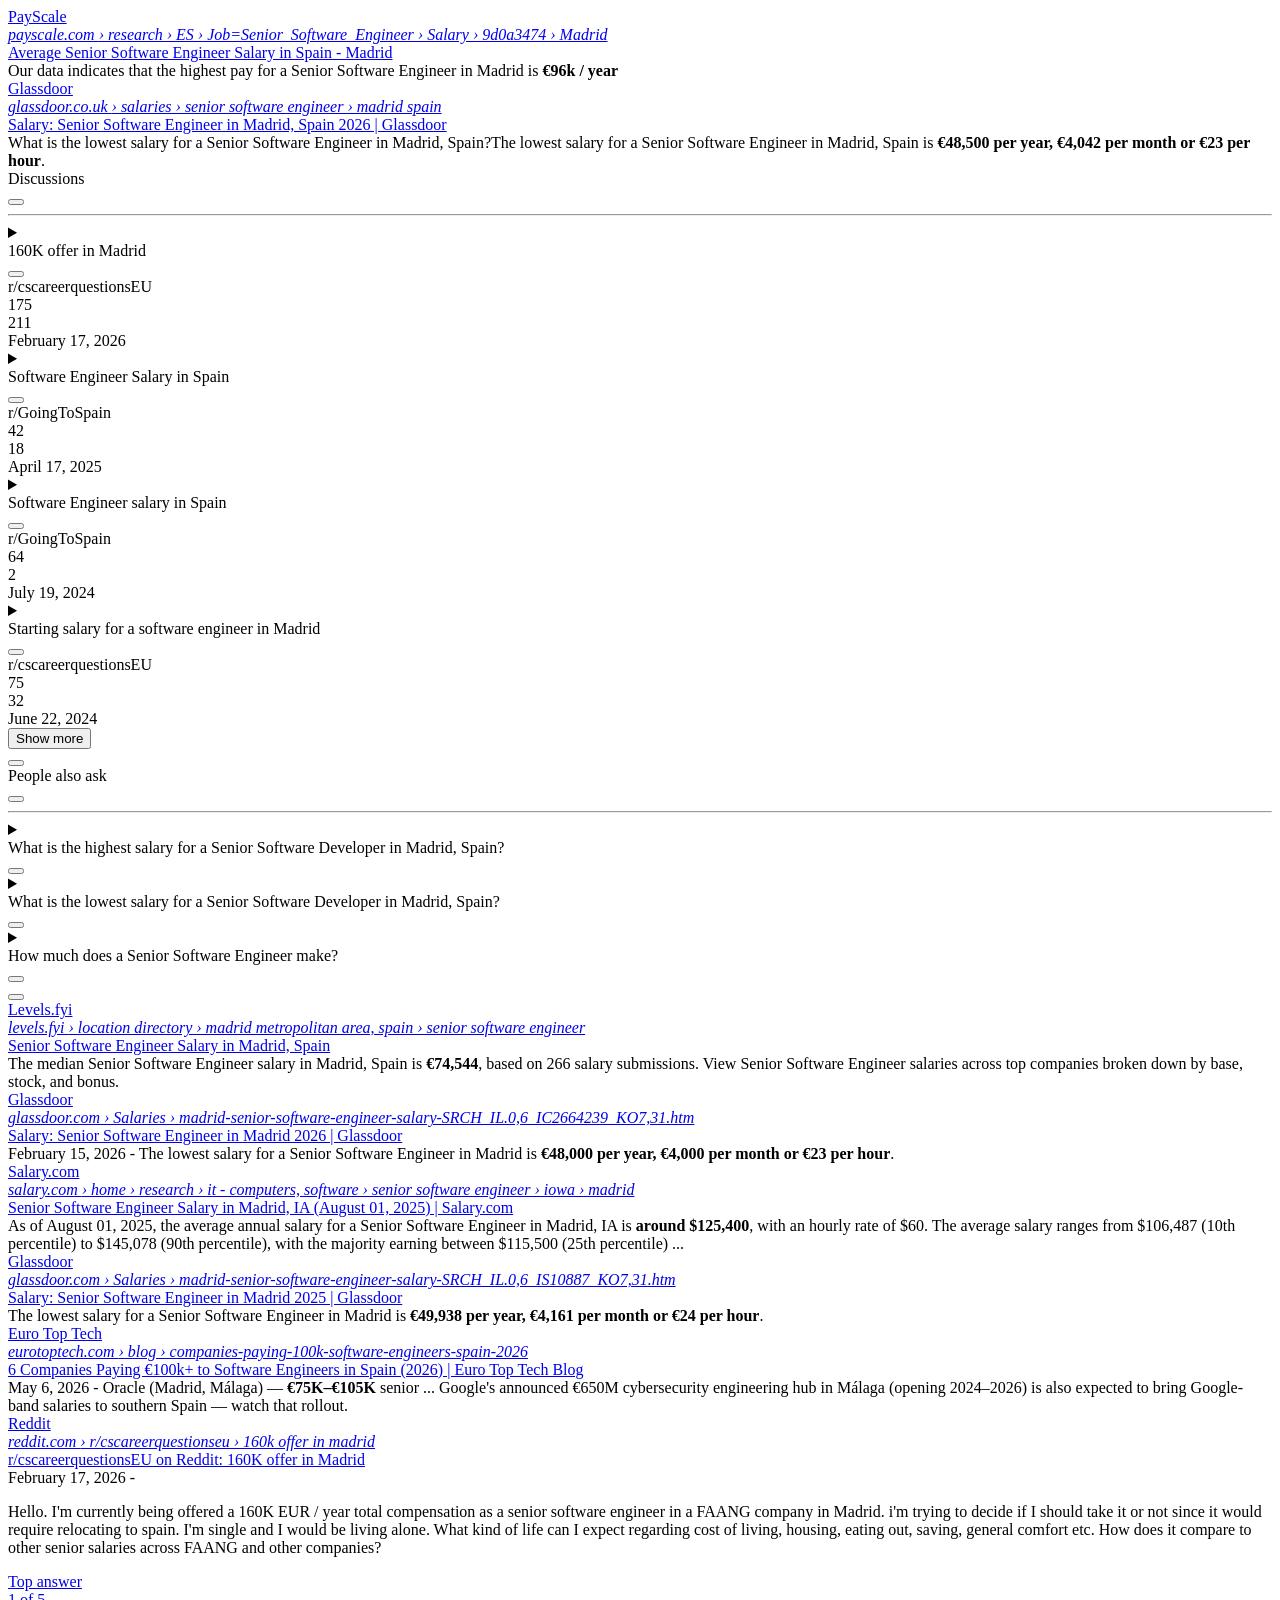
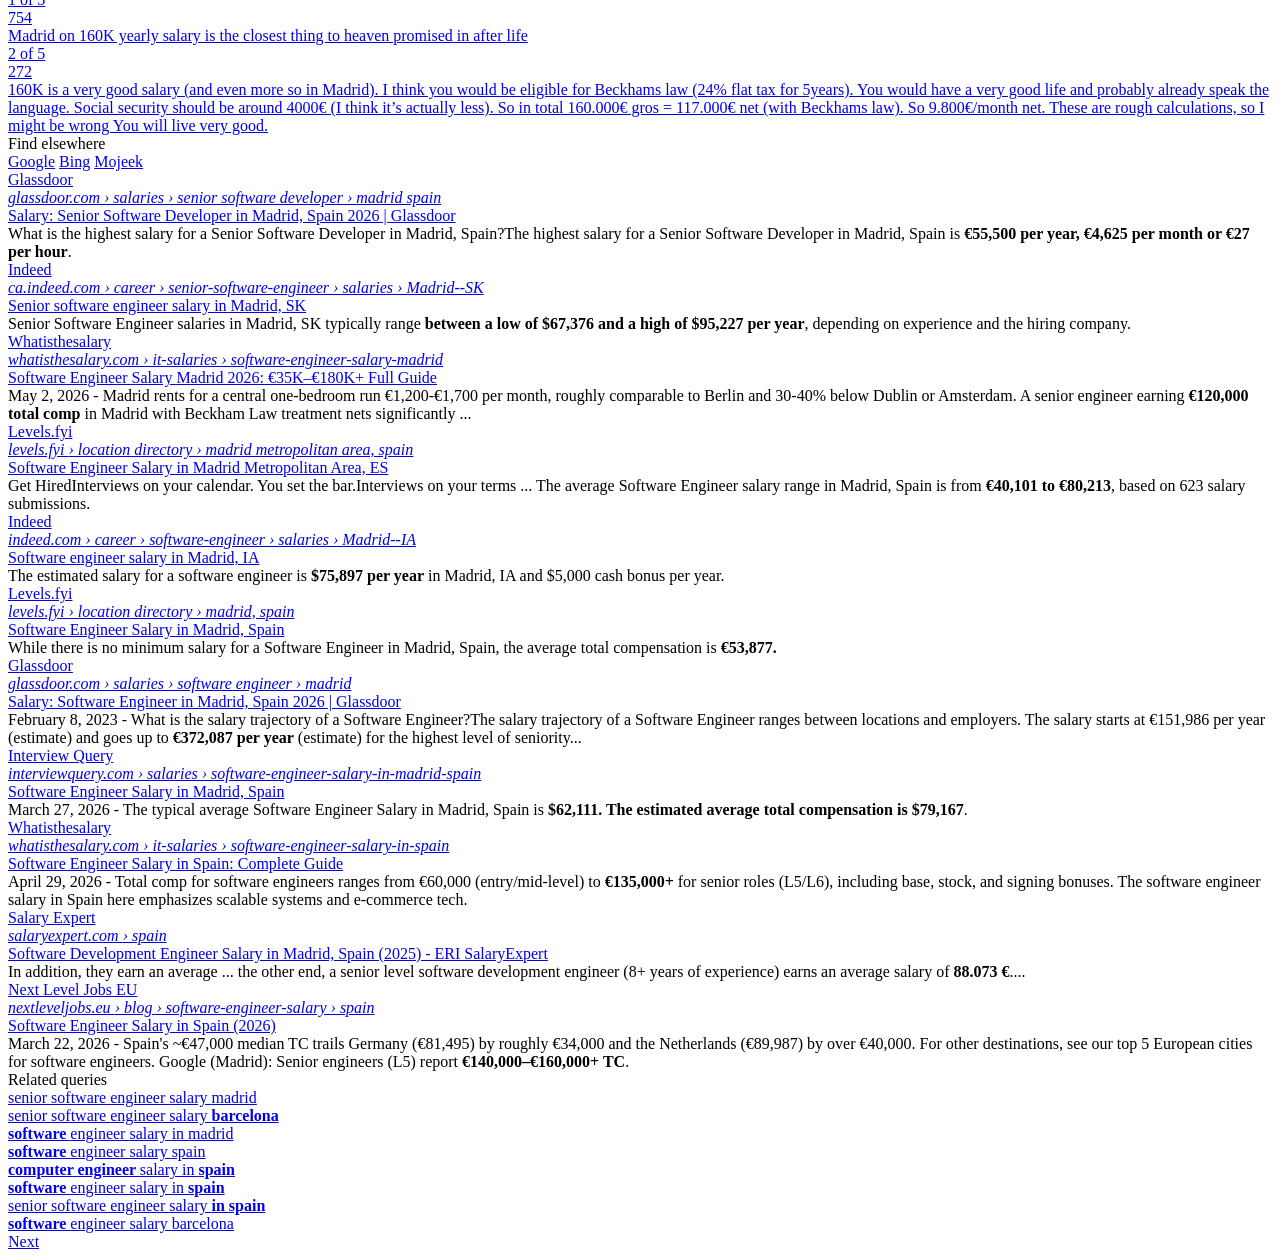
<file: tests/fixtures/brave_market_madrid_senior.html>
<!-- Captured 2026-10-15 from https://search.brave.com/search?q=senior+software+engineer+salary+madrid&source=web with a Chrome User-Agent; trimmed to the result markup. -->
<!doctype html><html lang="en"><head><meta charset="utf-8"><title>Brave Search</title></head><body><div class="serp-columns"><main class="main-column"><section id="mixed-main">
<div class="snippet svelte-jmfu5f" data-pos="0" data-type="web" data-keynav="true"><div class="result-body svelte-1rq4ngz"><div class="result-wrapper svelte-1rq4ngz"><div class="result-content svelte-1rq4ngz"><a href="https://www.payscale.com/research/ES/Job=Senior_Software_Engineer/Salary/9d0a3474/Madrid" target="_self" class="svelte-14r20fy l1"><div class="site-name-wrapper svelte-on1hvy"><div class="favicon-wrapper svelte-on1hvy"><div class="favicon-background-wrapper svelte-on1hvy"></div>  </div> <div class="site-name-content svelte-on1hvy"><div class="desktop-small-semibold t-secondary text-ellipsis">PayScale</div> <div class="url-wrapper svelte-on1hvy"><cite class="snippet-url desktop-small-regular t-tertiary svelte-on1hvy">payscale.com <span class="text-ellipsis">› research  › ES  › Job=Senior_Software_Engineer  › Salary  › 9d0a3474  › Madrid</span></cite> </div></div> </div> <div class="title search-snippet-title line-clamp-1 svelte-14r20fy" title="Average Senior Software Engineer Salary in Spain - Madrid">Average Senior Software Engineer Salary in Spain - Madrid</div></a> <div class="generic-snippet svelte-1cwdgg3"><div class="content desktop-default-regular t-primary line-clamp-dynamic svelte-1cwdgg3"> Our data indicates that the highest pay for a Senior Software Engineer in Madrid is <strong>€96k / year</strong></div> </div></div> </div> </div>     </div>
<div class="snippet svelte-jmfu5f" data-pos="1" data-type="web" data-keynav="true"><div class="result-body svelte-1rq4ngz"><div class="result-wrapper svelte-1rq4ngz"><div class="result-content svelte-1rq4ngz"><a href="https://www.glassdoor.co.uk/Salaries/madrid-spain-senior-software-engineer-salary-SRCH_IL.0,12_IM1030_KO13,37.htm" target="_self" class="svelte-14r20fy l1"><div class="site-name-wrapper svelte-on1hvy"><div class="favicon-wrapper svelte-on1hvy"><div class="favicon-background-wrapper svelte-on1hvy"></div>  </div> <div class="site-name-content svelte-on1hvy"><div class="desktop-small-semibold t-secondary text-ellipsis">Glassdoor</div> <div class="url-wrapper svelte-on1hvy"><cite class="snippet-url desktop-small-regular t-tertiary svelte-on1hvy">glassdoor.co.uk <span class="text-ellipsis">  › salaries  › senior software engineer  › madrid spain</span></cite> </div></div> </div> <div class="title search-snippet-title line-clamp-1 svelte-14r20fy" title="Salary: Senior Software Engineer in Madrid, Spain 2026 | Glassdoor">Salary: Senior Software Engineer in Madrid, Spain 2026 | Glassdoor</div></a> <div class="generic-snippet svelte-1cwdgg3"><div class="content desktop-default-regular t-primary line-clamp-dynamic svelte-1cwdgg3"> What is the lowest salary for a Senior Software Engineer in Madrid, Spain?The lowest salary for a Senior Software Engineer in Madrid, Spain is <strong>€48,500 per year, €4,042 per month or €23 per hour</strong>.</div> </div></div> </div> </div>     </div><div class="snippet svelte-jmfu5f" id="discussions"><header class="svelte-1fzoz3n"> <span class="desktop-heading-h4 t-secondary">Discussions</span> <div class="content svelte-1fzoz3n"><div class="wrapper-mobile"><button aria-label="More" class="button snippet-kebab kind--plain-faint size--tiny icon-only icon-start svelte-na4a2u" aria-busy="false" data-sveltekit-reload="true">  </button>  </div></div></header> <hr class="snippet-divider svelte-jxzhlk"/> <div class="discussions-item svelte-1gf5iup"><div class="accordion-item svelte-1rwoi5h"><details class="svelte-1rwoi5h"><summary title="160K offer in Madrid" class="svelte-1rwoi5h"><div class="title t-secondary line-clamp-2 desktop-default-semibold svelte-1rwoi5h">160K offer in Madrid</div> <button tabindex="-1" class="button kind--outlined size--tiny icon-only icon-end svelte-na4a2u" aria-busy="false" data-sveltekit-reload="true">  </button></summary> <div class="content desktop-default-regular t-secondary svelte-1gf5iup">Madrid on 160K yearly salary is the closest thing to heaven promised in after life <a class="source svelte-1gf5iup" href="https://www.reddit.com/r/cscareerquestionsEU/comments/1r6shcn/160k_offer_in_madrid/" rel="noopener" target="_self">More on reddit.com </a></div></details> <div class="meta desktop-small-regular t-tertiary svelte-1gf5iup"><div class="item svelte-1gf5iup"> r/cscareerquestionsEU</div> <div class="spacing svelte-1g40zvi"></div> <div class="item svelte-1gf5iup" aria-label="Comments"> 175</div> <div class="spacing svelte-1g40zvi"></div> <div class="item svelte-1gf5iup" aria-label="Upvotes"> 211</div> <div class="spacing svelte-1g40zvi"></div> February 17, 2026</div></div></div><div class="discussions-item svelte-1gf5iup"><div class="accordion-item svelte-1rwoi5h"><details class="svelte-1rwoi5h"><summary title="Software Engineer Salary in Spain" class="svelte-1rwoi5h"><div class="title t-secondary line-clamp-2 desktop-default-semibold svelte-1rwoi5h">Software Engineer Salary in Spain</div> <button tabindex="-1" class="button kind--outlined size--tiny icon-only icon-end svelte-na4a2u" aria-busy="false" data-sveltekit-reload="true">  </button></summary> <div class="content desktop-default-regular t-secondary svelte-1gf5iup">What county are you from? You may feel a significant lifestyle bump or a downgrade depending on how much purchasing power swes have in your home country. <a class="source svelte-1gf5iup" href="https://www.reddit.com/r/GoingToSpain/comments/1k1ejlp/software_engineer_salary_in_spain/" rel="noopener" target="_self">More on reddit.com </a></div></details> <div class="meta desktop-small-regular t-tertiary svelte-1gf5iup"><div class="item svelte-1gf5iup"> r/GoingToSpain</div> <div class="spacing svelte-1g40zvi"></div> <div class="item svelte-1gf5iup" aria-label="Comments"> 42</div> <div class="spacing svelte-1g40zvi"></div> <div class="item svelte-1gf5iup" aria-label="Upvotes"> 18</div> <div class="spacing svelte-1g40zvi"></div> April 17, 2025</div></div></div><div class="discussions-item svelte-1gf5iup"><div class="accordion-item svelte-1rwoi5h"><details class="svelte-1rwoi5h"><summary title="Software Engineer salary in Spain" class="svelte-1rwoi5h"><div class="title t-secondary line-clamp-2 desktop-default-semibold svelte-1rwoi5h">Software Engineer salary in Spain</div> <button tabindex="-1" class="button kind--outlined size--tiny icon-only icon-end svelte-na4a2u" aria-busy="false" data-sveltekit-reload="true">  </button></summary> <div class="content desktop-default-regular t-secondary svelte-1gf5iup">Professional salaries in Spain are super low. I was offered 90,000 for a Chief Operating Officer position with 20 years of experience. This same position in a similarly sized tech company in the United States would offer $250,000-$300,000. <a class="source svelte-1gf5iup" href="https://www.reddit.com/r/GoingToSpain/comments/1e74c3i/software_engineer_salary_in_spain/" rel="noopener" target="_self">More on reddit.com </a></div></details> <div class="meta desktop-small-regular t-tertiary svelte-1gf5iup"><div class="item svelte-1gf5iup"> r/GoingToSpain</div> <div class="spacing svelte-1g40zvi"></div> <div class="item svelte-1gf5iup" aria-label="Comments"> 64</div> <div class="spacing svelte-1g40zvi"></div> <div class="item svelte-1gf5iup" aria-label="Upvotes"> 2</div> <div class="spacing svelte-1g40zvi"></div> July 19, 2024</div></div></div><div class="discussions-item svelte-1gf5iup"><div class="accordion-item svelte-1rwoi5h"><details class="svelte-1rwoi5h"><summary title="Starting salary for a software engineer in Madrid" class="svelte-1rwoi5h"><div class="title t-secondary line-clamp-2 desktop-default-semibold svelte-1rwoi5h">Starting salary for a software engineer in Madrid</div> <button tabindex="-1" class="button kind--outlined size--tiny icon-only icon-end svelte-na4a2u" aria-busy="false" data-sveltekit-reload="true">  </button></summary> <div class="content desktop-default-regular t-secondary svelte-1gf5iup">Yes. But will depend a lot on the company. For international ones (Datadog, Amazon, etc) 30k is already lower than the minimum they will offer. Other companies (NTT Data, Indra, etc) may find it a bit challenging to get to that number. I suggest you do your own research before you say a number. Look up the company on Glassdoor, levels.fyi , etc. and get an estimate on what they pay so you can make a better guess. <a class="source svelte-1gf5iup" href="https://www.reddit.com/r/cscareerquestionsEU/comments/1dlrijf/starting_salary_for_a_software_engineer_in_madrid/" rel="noopener" target="_self">More on reddit.com </a></div></details> <div class="meta desktop-small-regular t-tertiary svelte-1gf5iup"><div class="item svelte-1gf5iup"> r/cscareerquestionsEU</div> <div class="spacing svelte-1g40zvi"></div> <div class="item svelte-1gf5iup" aria-label="Comments"> 75</div> <div class="spacing svelte-1g40zvi"></div> <div class="item svelte-1gf5iup" aria-label="Upvotes"> 32</div> <div class="spacing svelte-1g40zvi"></div> June 22, 2024</div></div></div> <button class="button footer-button variant--secondary mt-2xl icon-end full-width svelte-na4a2u" aria-busy="false" data-sveltekit-reload="true"> <span class="svelte-na4a2u">Show more</span> </button> <div class="wrapper-desktop"><footer class="mt-l desktop-xsmall-regular t-tertiary has-primary svelte-19urzty"> <div class="divider svelte-19urzty"></div> <div class="primary svelte-19urzty"> <div class="spacing svelte-1g40zvi"></div> <a href="/help/discussions" aria-label="Learn more" rel="noopener" class="button footer-button variant--tertiary icon-only icon-start svelte-na4a2u" aria-busy="false" data-sveltekit-reload="true">  </a> <div class="spacing svelte-1g40zvi"></div> <button aria-label="Feedback" class="button footer-button variant--tertiary icon-only icon-start svelte-na4a2u" aria-busy="false" data-sveltekit-reload="true">  </button> </div></footer></div> </div><div class="snippet svelte-jmfu5f" id="faq"><header class="svelte-1fzoz3n"> <span class="desktop-heading-h4 t-secondary">People also ask</span> <div class="content svelte-1fzoz3n"><div class="wrapper-mobile"><button aria-label="More" class="button snippet-kebab kind--plain-faint size--tiny icon-only icon-start svelte-na4a2u" aria-busy="false" data-sveltekit-reload="true">  </button>  </div></div></header> <hr class="snippet-divider svelte-jxzhlk"/> <div class="faq-item svelte-1koe52u"><div class="accordion-item svelte-1rwoi5h"><details class="svelte-1rwoi5h"><summary title="What is the highest salary for a Senior Software Developer in Madrid, Spain?" class="svelte-1rwoi5h"><div class="title t-secondary line-clamp-2 desktop-default-semibold svelte-1rwoi5h">What is the highest salary for a Senior Software Developer in Madrid, Spain?</div> <button tabindex="-1" class="button kind--outlined size--tiny icon-only icon-end svelte-na4a2u" aria-busy="false" data-sveltekit-reload="true">  </button></summary> <div class="content desktop-default-regular t-secondary svelte-1koe52u">The highest <strong>salary</strong> for a <strong>Senior</strong> <strong>Software</strong> Developer in <strong>Madrid</strong>, Spain is €55,500 per year, €4,625 per month or €27 per hour.</div> <a href="https://www.glassdoor.com/Salaries/madrid-spain-senior-software-developer-salary-SRCH_IL.0,12_IM1030_KO13,38.htm" target="_self" class="svelte-14r20fy"><div class="site-name-wrapper svelte-on1hvy"><div class="favicon-wrapper svelte-on1hvy"><div class="favicon-background-wrapper svelte-on1hvy"></div>  </div> <div class="site-name-content svelte-on1hvy"><div class="desktop-small-semibold t-secondary text-ellipsis">glassdoor.com</div> <div class="url-wrapper svelte-on1hvy"><cite class="snippet-url desktop-small-regular t-tertiary svelte-on1hvy">glassdoor.com <span class="text-ellipsis">  › salaries  › senior software developer  › madrid spain</span></cite> </div></div> </div> <div class="title desktop-default-regular line-clamp-1 svelte-14r20fy" title="Salary: Senior Software Developer in Madrid, Spain 2026 | Glassdoor">Salary: Senior Software Developer in Madrid, Spain 2026 | Glassdoor</div></a></details> </div></div><div class="faq-item svelte-1koe52u"><div class="accordion-item svelte-1rwoi5h"><details class="svelte-1rwoi5h"><summary title="What is the lowest salary for a Senior Software Developer in Madrid, Spain?" class="svelte-1rwoi5h"><div class="title t-secondary line-clamp-2 desktop-default-semibold svelte-1rwoi5h">What is the lowest salary for a Senior Software Developer in Madrid, Spain?</div> <button tabindex="-1" class="button kind--outlined size--tiny icon-only icon-end svelte-na4a2u" aria-busy="false" data-sveltekit-reload="true">  </button></summary> <div class="content desktop-default-regular t-secondary svelte-1koe52u">The lowest <strong>salary</strong> for a <strong>Senior</strong> <strong>Software</strong> Developer in <strong>Madrid</strong>, Spain is €40,275 per year, €3,356 per month or €19 per hour.</div> <a href="https://www.glassdoor.com/Salaries/madrid-spain-senior-software-developer-salary-SRCH_IL.0,12_IM1030_KO13,38.htm" target="_self" class="svelte-14r20fy"><div class="site-name-wrapper svelte-on1hvy"><div class="favicon-wrapper svelte-on1hvy"><div class="favicon-background-wrapper svelte-on1hvy"></div>  </div> <div class="site-name-content svelte-on1hvy"><div class="desktop-small-semibold t-secondary text-ellipsis">glassdoor.com</div> <div class="url-wrapper svelte-on1hvy"><cite class="snippet-url desktop-small-regular t-tertiary svelte-on1hvy">glassdoor.com <span class="text-ellipsis">  › salaries  › senior software developer  › madrid spain</span></cite> </div></div> </div> <div class="title desktop-default-regular line-clamp-1 svelte-14r20fy" title="Salary: Senior Software Developer in Madrid, Spain 2026 | Glassdoor">Salary: Senior Software Developer in Madrid, Spain 2026 | Glassdoor</div></a></details> </div></div><div class="faq-item svelte-1koe52u"><div class="accordion-item svelte-1rwoi5h"><details class="svelte-1rwoi5h"><summary title="How much does a Senior Software Engineer make?" class="svelte-1rwoi5h"><div class="title t-secondary line-clamp-2 desktop-default-semibold svelte-1rwoi5h">How much does a Senior Software Engineer make?</div> <button tabindex="-1" class="button kind--outlined size--tiny icon-only icon-end svelte-na4a2u" aria-busy="false" data-sveltekit-reload="true">  </button></summary> <div class="content desktop-default-regular t-secondary svelte-1koe52u">As of August 01, 2025, the average annual <strong>salary</strong> for a <strong>Senior</strong> <strong>Software</strong> <strong>Engineer</strong> <strong>in</strong> <strong>Madrid</strong>, IA is around $125,400, with an hourly rate of $60. The average <strong>salary</strong> ranges from $106,487 (10th percentile) to $145,078 (90th percentile), with the majority earning between $115,500 (25th percentile) and $135,700 (75th percentile). A <strong>Senior</strong> <strong>Software</strong> <strong>Engineer</strong>'<strong>s</strong> <strong>salary</strong> is shaped by several key factors, including experience level, specific skills, industry differences, company size, and so on. Below, we'll dive deeper into each of these factors to help you understand how they impact compensation.</div> <a href="https://www.salary.com/research/salary/alternate/senior-software-engineer-salary/madrid-ia" target="_self" class="svelte-14r20fy"><div class="site-name-wrapper svelte-on1hvy"><div class="favicon-wrapper svelte-on1hvy"><div class="favicon-background-wrapper svelte-on1hvy"></div>  </div> <div class="site-name-content svelte-on1hvy"><div class="desktop-small-semibold t-secondary text-ellipsis">salary.com</div> <div class="url-wrapper svelte-on1hvy"><cite class="snippet-url desktop-small-regular t-tertiary svelte-on1hvy">salary.com <span class="text-ellipsis">  › home  › research  › it - computers, software  › senior software engineer  › iowa  › madrid</span></cite> </div></div> </div> <div class="title desktop-default-regular line-clamp-1 svelte-14r20fy" title="Senior Software Engineer Salary in Madrid, IA (August 01, 2025) ...">Senior Software Engineer Salary in Madrid, IA (August 01, 2025) ...</div></a></details> </div></div> <div class="wrapper-desktop"><footer class="mt-xl desktop-xsmall-regular t-tertiary has-primary svelte-19urzty"> <div class="divider svelte-19urzty"></div> <div class="primary svelte-19urzty">  <div class="spacing svelte-1g40zvi"></div> <button aria-label="Feedback" class="button footer-button variant--tertiary icon-only icon-start svelte-na4a2u" aria-busy="false" data-sveltekit-reload="true">  </button> </div></footer></div> </div>
<div class="snippet svelte-jmfu5f" data-pos="4" data-type="web" data-keynav="true"><div class="result-body svelte-1rq4ngz"><div class="result-wrapper svelte-1rq4ngz"><div class="result-content svelte-1rq4ngz"><a href="https://www.levels.fyi/t/software-engineer/levels/senior/locations/madrid-metropolitan-area" target="_self" class="svelte-14r20fy l1"><div class="site-name-wrapper svelte-on1hvy"><div class="favicon-wrapper svelte-on1hvy"><div class="favicon-background-wrapper svelte-on1hvy"></div>  </div> <div class="site-name-content svelte-on1hvy"><div class="desktop-small-semibold t-secondary text-ellipsis">Levels.fyi</div> <div class="url-wrapper svelte-on1hvy"><cite class="snippet-url desktop-small-regular t-tertiary svelte-on1hvy">levels.fyi <span class="text-ellipsis">  › location directory  › madrid metropolitan area, spain  › senior software engineer</span></cite> </div></div> </div> <div class="title search-snippet-title line-clamp-1 svelte-14r20fy" title="Senior Software Engineer Salary in Madrid, Spain">Senior Software Engineer Salary in Madrid, Spain</div></a> <div class="generic-snippet svelte-1cwdgg3"><div class="content desktop-default-regular t-primary line-clamp-dynamic svelte-1cwdgg3"> The median Senior Software Engineer salary in Madrid, Spain is <strong>€74,544</strong>, based on 266 salary submissions. View Senior Software Engineer salaries across top companies broken down by base, stock, and bonus.</div> <div class="thumbnail-wrapper svelte-1cwdgg3"><a href="https://www.levels.fyi/t/software-engineer/levels/senior/locations/madrid-metropolitan-area" class="thumbnail svelte-1yrspal general" target="_self" tabindex="-1"> </a> </div></div></div> <div class="thumbnail-wrapper svelte-1rq4ngz"><a href="https://www.levels.fyi/t/software-engineer/levels/senior/locations/madrid-metropolitan-area" class="thumbnail svelte-1yrspal general" target="_self" tabindex="-1"> </a></div></div> </div>     </div>
<div class="snippet svelte-jmfu5f" data-pos="5" data-type="web" data-keynav="true"><div class="result-body svelte-1rq4ngz"><div class="result-wrapper svelte-1rq4ngz"><div class="result-content svelte-1rq4ngz"><a href="https://www.glassdoor.com/Salaries/madrid-senior-software-engineer-salary-SRCH_IL.0,6_IC2664239_KO7,31.htm" target="_self" class="svelte-14r20fy l1"><div class="site-name-wrapper svelte-on1hvy"><div class="favicon-wrapper svelte-on1hvy"><div class="favicon-background-wrapper svelte-on1hvy"></div>  </div> <div class="site-name-content svelte-on1hvy"><div class="desktop-small-semibold t-secondary text-ellipsis">Glassdoor</div> <div class="url-wrapper svelte-on1hvy"><cite class="snippet-url desktop-small-regular t-tertiary svelte-on1hvy">glassdoor.com <span class="text-ellipsis">› Salaries  › madrid-senior-software-engineer-salary-SRCH_IL.0,6_IC2664239_KO7,31.htm</span></cite> </div></div> </div> <div class="title search-snippet-title line-clamp-1 svelte-14r20fy" title="Salary: Senior Software Engineer in Madrid 2026 | Glassdoor">Salary: Senior Software Engineer in Madrid 2026 | Glassdoor</div></a> <div class="generic-snippet svelte-1cwdgg3"><div class="content desktop-default-regular t-primary line-clamp-dynamic svelte-1cwdgg3"><span class="t-secondary">February 15, 2026 -</span> The lowest salary for a Senior Software Engineer in Madrid is <strong>€48,000 per year, €4,000 per month or €23 per hour</strong>.</div> </div></div> </div> </div>     </div>
<div class="snippet svelte-jmfu5f" data-pos="6" data-type="web" data-keynav="true"><div class="result-body svelte-1rq4ngz"><div class="result-wrapper svelte-1rq4ngz"><div class="result-content svelte-1rq4ngz"><a href="https://www.salary.com/research/salary/alternate/senior-software-engineer-salary/madrid-ia" target="_self" class="svelte-14r20fy l1"><div class="site-name-wrapper svelte-on1hvy"><div class="favicon-wrapper svelte-on1hvy"><div class="favicon-background-wrapper svelte-on1hvy"></div>  </div> <div class="site-name-content svelte-on1hvy"><div class="desktop-small-semibold t-secondary text-ellipsis">Salary.com</div> <div class="url-wrapper svelte-on1hvy"><cite class="snippet-url desktop-small-regular t-tertiary svelte-on1hvy">salary.com <span class="text-ellipsis">  › home  › research  › it - computers, software  › senior software engineer  › iowa  › madrid</span></cite> </div></div> </div> <div class="title search-snippet-title line-clamp-1 svelte-14r20fy" title="Senior Software Engineer Salary in Madrid, IA (August 01, 2025) | Salary.com">Senior Software Engineer Salary in Madrid, IA (August 01, 2025) | Salary.com</div></a> <div class="generic-snippet svelte-1cwdgg3"><div class="content desktop-default-regular t-primary line-clamp-dynamic svelte-1cwdgg3"> As of August 01, 2025, the average annual salary for a Senior Software Engineer in Madrid, IA is <strong>around $125,400</strong>, with an hourly rate of $60. The average salary ranges from $106,487 (10th percentile) to $145,078 (90th percentile), with the majority earning between $115,500 (25th percentile)&nbsp;...</div> </div></div> </div> </div>     </div>
<div class="snippet svelte-jmfu5f" data-pos="7" data-type="web" data-keynav="true"><div class="result-body svelte-1rq4ngz"><div class="result-wrapper svelte-1rq4ngz"><div class="result-content svelte-1rq4ngz"><a href="https://www.glassdoor.com/Salaries/madrid-senior-software-engineer-salary-SRCH_IL.0,6_IS10887_KO7,31.htm" target="_self" class="svelte-14r20fy l1"><div class="site-name-wrapper svelte-on1hvy"><div class="favicon-wrapper svelte-on1hvy"><div class="favicon-background-wrapper svelte-on1hvy"></div>  </div> <div class="site-name-content svelte-on1hvy"><div class="desktop-small-semibold t-secondary text-ellipsis">Glassdoor</div> <div class="url-wrapper svelte-on1hvy"><cite class="snippet-url desktop-small-regular t-tertiary svelte-on1hvy">glassdoor.com <span class="text-ellipsis">› Salaries  › madrid-senior-software-engineer-salary-SRCH_IL.0,6_IS10887_KO7,31.htm</span></cite> </div></div> </div> <div class="title search-snippet-title line-clamp-1 svelte-14r20fy" title="Salary: Senior Software Engineer in Madrid 2025 | Glassdoor">Salary: Senior Software Engineer in Madrid 2025 | Glassdoor</div></a> <div class="generic-snippet svelte-1cwdgg3"><div class="content desktop-default-regular t-primary line-clamp-dynamic svelte-1cwdgg3"> The lowest salary for a Senior Software Engineer in Madrid is <strong>€49,938 per year, €4,161 per month or €24 per hour</strong>.</div> </div></div> </div> </div>     </div>
<div class="snippet svelte-jmfu5f" data-pos="8" data-type="web" data-keynav="true"><div class="result-body svelte-1rq4ngz"><div class="result-wrapper svelte-1rq4ngz"><div class="result-content svelte-1rq4ngz"><a href="https://www.eurotoptech.com/blog/companies-paying-100k-software-engineers-spain-2026" target="_self" class="svelte-14r20fy l1"><div class="site-name-wrapper svelte-on1hvy"><div class="favicon-wrapper svelte-on1hvy"><div class="favicon-background-wrapper svelte-on1hvy"></div>  </div> <div class="site-name-content svelte-on1hvy"><div class="desktop-small-semibold t-secondary text-ellipsis">Euro Top Tech</div> <div class="url-wrapper svelte-on1hvy"><cite class="snippet-url desktop-small-regular t-tertiary svelte-on1hvy">eurotoptech.com <span class="text-ellipsis">› blog  › companies-paying-100k-software-engineers-spain-2026</span></cite> </div></div> </div> <div class="title search-snippet-title line-clamp-1 svelte-14r20fy" title="6 Companies Paying €100k+ to Software Engineers in Spain (2026) | Euro Top Tech Blog">6 Companies Paying €100k+ to Software Engineers in Spain (2026) | Euro Top Tech Blog</div></a> <div class="generic-snippet svelte-1cwdgg3"><div class="content desktop-default-regular t-primary line-clamp-dynamic svelte-1cwdgg3"><span class="t-secondary">May 6, 2026 -</span> Oracle (Madrid, Málaga) — <strong>€75K–€105K</strong> senior ... Google's announced €650M cybersecurity engineering hub in Málaga (opening 2024–2026) is also expected to bring Google-band salaries to southern Spain — watch that rollout.</div> <div class="thumbnail-wrapper svelte-1cwdgg3"><a href="https://www.eurotoptech.com/blog/companies-paying-100k-software-engineers-spain-2026" class="thumbnail svelte-1yrspal general" target="_self" tabindex="-1"> </a> </div></div></div> <div class="thumbnail-wrapper svelte-1rq4ngz"><a href="https://www.eurotoptech.com/blog/companies-paying-100k-software-engineers-spain-2026" class="thumbnail svelte-1yrspal general" target="_self" tabindex="-1"> </a></div></div> </div>     </div>
<div class="snippet svelte-jmfu5f" data-pos="9" data-type="web" data-keynav="true"><div class="result-body svelte-1rq4ngz"><div class="result-wrapper svelte-1rq4ngz"><div class="result-content svelte-1rq4ngz"><a href="https://www.reddit.com/r/cscareerquestionsEU/comments/1r6shcn/160k_offer_in_madrid/" target="_self" class="svelte-14r20fy l1"><div class="site-name-wrapper svelte-on1hvy"><div class="favicon-wrapper svelte-on1hvy"><div class="favicon-background-wrapper svelte-on1hvy"></div>  </div> <div class="site-name-content svelte-on1hvy"><div class="desktop-small-semibold t-secondary text-ellipsis">Reddit</div> <div class="url-wrapper svelte-on1hvy"><cite class="snippet-url desktop-small-regular t-tertiary svelte-on1hvy">reddit.com <span class="text-ellipsis">  › r/cscareerquestionseu  › 160k offer in madrid</span></cite> </div></div> </div> <div class="title search-snippet-title line-clamp-1 svelte-14r20fy" title="r/cscareerquestionsEU on Reddit: 160K offer in Madrid">r/cscareerquestionsEU on Reddit: 160K offer in Madrid</div></a> <div class="inline-qa-question desktop-default-regular t-primary line-clamp-2"><span class="t-secondary">February 17, 2026 -</span> <p>
      Hello. I'm currently being offered a 160K EUR / year total compensation as a senior software engineer in a FAANG company in Madrid. i'm trying to decide if I should take it or not since it would require relocating to spain. I'm single and I would be living alone. What kind of life can I expect regarding cost of living, housing, eating out, saving, general comfort etc. How does it compare to other senior salaries across FAANG and other companies?
    </p></div></div> </div> </div>   <div class="inline-qa svelte-s3avi4"><a href="https://www.reddit.com/r/cscareerquestionsEU/comments/1r6shcn/160k_offer_in_madrid/" target="_self" class="inline-qa-card svelte-k2o03a"><div class="inline-qa-card-header desktop-small-regular t-secondary svelte-k2o03a"> <span class="desktop-small-semibold">Top answer</span> <div class="spacing svelte-1g40zvi"></div> 1 of 5 <div class="inline-qa-upvotes svelte-k2o03a"> 754</div></div> <div class="inline-qa-answer desktop-default-regular t-primary svelte-k2o03a top-answer"><span>Madrid on 160K yearly salary is the closest thing to heaven promised in after life</span>
 </div></a><a href="https://www.reddit.com/r/cscareerquestionsEU/comments/1r6shcn/160k_offer_in_madrid/" target="_self" class="inline-qa-card svelte-k2o03a"><div class="inline-qa-card-header desktop-small-regular t-secondary svelte-k2o03a"> 2 of 5 <div class="inline-qa-upvotes svelte-k2o03a"> 272</div></div> <div class="inline-qa-answer desktop-default-regular t-primary svelte-k2o03a"><span>160K is a very good salary (and even more so in Madrid). I think you would be eligible for Beckhams law (24% flat tax for 5years). You would have a very good life and probably already speak the language. Social security should be around 4000€ (I think it’s actually less). So in total 160.000€ gros = 117.000€ net (with Beckhams law). So 9.800€/month net. These are rough calculations, so I might be wrong You will live very good.</span>
 </div></a></div>  </div><div class="snippet svelte-jmfu5f" id="search-elsewhere"><div class="search-elsewhere-wrapper svelte-xvh2t2"><header class="svelte-1fzoz3n"> <span class="desktop-heading-h4 t-secondary">Find elsewhere</span> </header> <div id="search-elsewhere-providers" class="flex-hcenter svelte-xvh2t2"><a id="search-external-google" class="t-secondary svelte-19dehsr desktop-default-regular primary" href="/search?q=senior%20software%20engineer%20salary%20madrid%20!g">Google</a> <a id="search-external-bing" class="t-secondary svelte-19dehsr desktop-default-regular primary" href="/search?q=senior%20software%20engineer%20salary%20madrid%20!b" target="_self" data-sveltekit-reload="">Bing</a> <a id="search-external-mojeek" class="t-secondary svelte-19dehsr desktop-default-regular primary" href="/search?q=senior%20software%20engineer%20salary%20madrid%20!mojeek" target="_self" data-sveltekit-reload="">Mojeek</a></div></div>  </div>
<div class="snippet svelte-jmfu5f" data-pos="11" data-type="web" data-keynav="true"><div class="result-body svelte-1rq4ngz"><div class="result-wrapper svelte-1rq4ngz"><div class="result-content svelte-1rq4ngz"><a href="https://www.glassdoor.com/Salaries/madrid-spain-senior-software-developer-salary-SRCH_IL.0,12_IM1030_KO13,38.htm" target="_self" class="svelte-14r20fy l1"><div class="site-name-wrapper svelte-on1hvy"><div class="favicon-wrapper svelte-on1hvy"><div class="favicon-background-wrapper svelte-on1hvy"></div>  </div> <div class="site-name-content svelte-on1hvy"><div class="desktop-small-semibold t-secondary text-ellipsis">Glassdoor</div> <div class="url-wrapper svelte-on1hvy"><cite class="snippet-url desktop-small-regular t-tertiary svelte-on1hvy">glassdoor.com <span class="text-ellipsis">  › salaries  › senior software developer  › madrid spain</span></cite> </div></div> </div> <div class="title search-snippet-title line-clamp-1 svelte-14r20fy" title="Salary: Senior Software Developer in Madrid, Spain 2026 | Glassdoor">Salary: Senior Software Developer in Madrid, Spain 2026 | Glassdoor</div></a> <div class="generic-snippet svelte-1cwdgg3"><div class="content desktop-default-regular t-primary line-clamp-dynamic svelte-1cwdgg3"> What is the highest salary for a Senior Software Developer in Madrid, Spain?The highest salary for a Senior Software Developer in Madrid, Spain is <strong>€55,500 per year, €4,625 per month or €27 per hour</strong>.</div> </div></div> </div> </div>     </div>
<div class="snippet svelte-jmfu5f" data-pos="12" data-type="web" data-keynav="true"><div class="result-body svelte-1rq4ngz"><div class="result-wrapper svelte-1rq4ngz"><div class="result-content svelte-1rq4ngz"><a href="https://ca.indeed.com/career/senior-software-engineer/salaries/Madrid--SK" target="_self" class="svelte-14r20fy l1"><div class="site-name-wrapper svelte-on1hvy"><div class="favicon-wrapper svelte-on1hvy"><div class="favicon-background-wrapper svelte-on1hvy"></div>  </div> <div class="site-name-content svelte-on1hvy"><div class="desktop-small-semibold t-secondary text-ellipsis">Indeed</div> <div class="url-wrapper svelte-on1hvy"><cite class="snippet-url desktop-small-regular t-tertiary svelte-on1hvy">ca.indeed.com <span class="text-ellipsis">› career  › senior-software-engineer  › salaries  › Madrid--SK</span></cite> </div></div> </div> <div class="title search-snippet-title line-clamp-1 svelte-14r20fy" title="Senior software engineer salary in Madrid, SK">Senior software engineer salary in Madrid, SK</div></a> <div class="generic-snippet svelte-1cwdgg3"><div class="content desktop-default-regular t-primary line-clamp-dynamic svelte-1cwdgg3"> Senior Software Engineer salaries in Madrid, SK typically range <strong>between a low of $67,376 and a high of $95,227 per year</strong>, depending on experience and the hiring company.</div> </div></div> </div> </div>     </div>
<div class="snippet svelte-jmfu5f" data-pos="13" data-type="web" data-keynav="true"><div class="result-body svelte-1rq4ngz"><div class="result-wrapper svelte-1rq4ngz"><div class="result-content svelte-1rq4ngz"><a href="https://whatisthesalary.com/it-salaries/software-engineer-salary-madrid/" target="_self" class="svelte-14r20fy l1"><div class="site-name-wrapper svelte-on1hvy"><div class="favicon-wrapper svelte-on1hvy"><div class="favicon-background-wrapper svelte-on1hvy"></div>  </div> <div class="site-name-content svelte-on1hvy"><div class="desktop-small-semibold t-secondary text-ellipsis">Whatisthesalary</div> <div class="url-wrapper svelte-on1hvy"><cite class="snippet-url desktop-small-regular t-tertiary svelte-on1hvy">whatisthesalary.com <span class="text-ellipsis">› it-salaries  › software-engineer-salary-madrid</span></cite> </div></div> </div> <div class="title search-snippet-title line-clamp-1 svelte-14r20fy" title="Software Engineer Salary Madrid 2026: €35K–€180K+ Full Guide">Software Engineer Salary Madrid 2026: €35K–€180K+ Full Guide</div></a> <div class="generic-snippet svelte-1cwdgg3"><div class="content desktop-default-regular t-primary line-clamp-dynamic svelte-1cwdgg3"><span class="t-secondary">May 2, 2026 -</span> Madrid rents for a central one-bedroom run €1,200-€1,700 per month, roughly comparable to Berlin and 30-40% below Dublin or Amsterdam. A senior engineer earning <strong>€120,000 total comp</strong> in Madrid with Beckham Law treatment nets significantly&nbsp;...</div> <div class="thumbnail-wrapper svelte-1cwdgg3"><a href="https://whatisthesalary.com/it-salaries/software-engineer-salary-madrid/" class="thumbnail svelte-1yrspal general" target="_self" tabindex="-1"> </a> </div></div></div> <div class="thumbnail-wrapper svelte-1rq4ngz"><a href="https://whatisthesalary.com/it-salaries/software-engineer-salary-madrid/" class="thumbnail svelte-1yrspal general" target="_self" tabindex="-1"> </a></div></div> </div>     </div>
<div class="snippet svelte-jmfu5f" data-pos="14" data-type="web" data-keynav="true"><div class="result-body svelte-1rq4ngz"><div class="result-wrapper svelte-1rq4ngz"><div class="result-content svelte-1rq4ngz"><a href="https://www.levels.fyi/t/software-engineer/locations/madrid-metropolitan-area" target="_self" class="svelte-14r20fy l1"><div class="site-name-wrapper svelte-on1hvy"><div class="favicon-wrapper svelte-on1hvy"><div class="favicon-background-wrapper svelte-on1hvy"></div>  </div> <div class="site-name-content svelte-on1hvy"><div class="desktop-small-semibold t-secondary text-ellipsis">Levels.fyi</div> <div class="url-wrapper svelte-on1hvy"><cite class="snippet-url desktop-small-regular t-tertiary svelte-on1hvy">levels.fyi <span class="text-ellipsis">  › location directory  › madrid metropolitan area, spain</span></cite> </div></div> </div> <div class="title search-snippet-title line-clamp-1 svelte-14r20fy" title="Software Engineer Salary in Madrid Metropolitan Area, ES">Software Engineer Salary in Madrid Metropolitan Area, ES</div></a> <div class="generic-snippet svelte-1cwdgg3"><div class="content desktop-default-regular t-primary line-clamp-dynamic svelte-1cwdgg3"> Get HiredInterviews on your calendar. You set the bar.Interviews on your terms ... The average Software Engineer salary range in Madrid, Spain is from <strong>€40,101 to €80,213</strong>, based on 623 salary submissions.</div> <div class="thumbnail-wrapper svelte-1cwdgg3"><a href="https://www.levels.fyi/t/software-engineer/locations/madrid-metropolitan-area" class="thumbnail svelte-1yrspal general" target="_self" tabindex="-1"> </a> </div></div></div> <div class="thumbnail-wrapper svelte-1rq4ngz"><a href="https://www.levels.fyi/t/software-engineer/locations/madrid-metropolitan-area" class="thumbnail svelte-1yrspal general" target="_self" tabindex="-1"> </a></div></div> </div>     </div>
<div class="snippet svelte-jmfu5f" data-pos="15" data-type="web" data-keynav="true"><div class="result-body svelte-1rq4ngz"><div class="result-wrapper svelte-1rq4ngz"><div class="result-content svelte-1rq4ngz"><a href="https://www.indeed.com/career/software-engineer/salaries/Madrid--IA" target="_self" class="svelte-14r20fy l1"><div class="site-name-wrapper svelte-on1hvy"><div class="favicon-wrapper svelte-on1hvy"><div class="favicon-background-wrapper svelte-on1hvy"></div>  </div> <div class="site-name-content svelte-on1hvy"><div class="desktop-small-semibold t-secondary text-ellipsis">Indeed</div> <div class="url-wrapper svelte-on1hvy"><cite class="snippet-url desktop-small-regular t-tertiary svelte-on1hvy">indeed.com <span class="text-ellipsis">› career  › software-engineer  › salaries  › Madrid--IA</span></cite> </div></div> </div> <div class="title search-snippet-title line-clamp-1 svelte-14r20fy" title="Software engineer salary in Madrid, IA">Software engineer salary in Madrid, IA</div></a> <div class="generic-snippet svelte-1cwdgg3"><div class="content desktop-default-regular t-primary line-clamp-dynamic svelte-1cwdgg3"> The estimated salary for a software engineer is <strong>$75,897 per year</strong> in Madrid, IA and $5,000 cash bonus per year.</div> </div></div> </div> </div>     </div>
<div class="snippet svelte-jmfu5f" data-pos="16" data-type="web" data-keynav="true"><div class="result-body svelte-1rq4ngz"><div class="result-wrapper svelte-1rq4ngz"><div class="result-content svelte-1rq4ngz"><a href="https://www.levels.fyi/t/software-engineer/locations/madrid-esp" target="_self" class="svelte-14r20fy l1"><div class="site-name-wrapper svelte-on1hvy"><div class="favicon-wrapper svelte-on1hvy"><div class="favicon-background-wrapper svelte-on1hvy"></div>  </div> <div class="site-name-content svelte-on1hvy"><div class="desktop-small-semibold t-secondary text-ellipsis">Levels.fyi</div> <div class="url-wrapper svelte-on1hvy"><cite class="snippet-url desktop-small-regular t-tertiary svelte-on1hvy">levels.fyi <span class="text-ellipsis">  › location directory  › madrid, spain</span></cite> </div></div> </div> <div class="title search-snippet-title line-clamp-1 svelte-14r20fy" title="Software Engineer Salary in Madrid, Spain">Software Engineer Salary in Madrid, Spain</div></a> <div class="generic-snippet svelte-1cwdgg3"><div class="content desktop-default-regular t-primary line-clamp-dynamic svelte-1cwdgg3"> While there is no minimum salary for a Software Engineer in Madrid, Spain, the average total compensation is <strong>€53,877.</strong></div> <div class="thumbnail-wrapper svelte-1cwdgg3"><a href="https://www.levels.fyi/t/software-engineer/locations/madrid-esp" class="thumbnail svelte-1yrspal general" target="_self" tabindex="-1"> </a> </div></div></div> <div class="thumbnail-wrapper svelte-1rq4ngz"><a href="https://www.levels.fyi/t/software-engineer/locations/madrid-esp" class="thumbnail svelte-1yrspal general" target="_self" tabindex="-1"> </a></div></div> </div>     </div>
<div class="snippet svelte-jmfu5f" data-pos="17" data-type="web" data-keynav="true"><div class="result-body svelte-1rq4ngz"><div class="result-wrapper svelte-1rq4ngz"><div class="result-content svelte-1rq4ngz"><a href="https://www.glassdoor.com/Salaries/madrid-software-engineer-salary-SRCH_IL.0,6_IM1030_KO7,24.htm" target="_self" class="svelte-14r20fy l1"><div class="site-name-wrapper svelte-on1hvy"><div class="favicon-wrapper svelte-on1hvy"><div class="favicon-background-wrapper svelte-on1hvy"></div>  </div> <div class="site-name-content svelte-on1hvy"><div class="desktop-small-semibold t-secondary text-ellipsis">Glassdoor</div> <div class="url-wrapper svelte-on1hvy"><cite class="snippet-url desktop-small-regular t-tertiary svelte-on1hvy">glassdoor.com <span class="text-ellipsis">  › salaries  › software engineer  › madrid</span></cite> </div></div> </div> <div class="title search-snippet-title line-clamp-1 svelte-14r20fy" title="Salary: Software Engineer in Madrid, Spain 2026 | Glassdoor">Salary: Software Engineer in Madrid, Spain 2026 | Glassdoor</div></a> <div class="generic-snippet svelte-1cwdgg3"><div class="content desktop-default-regular t-primary line-clamp-dynamic svelte-1cwdgg3"><span class="t-secondary">February 8, 2023 -</span> What is the salary trajectory of a Software Engineer?The salary trajectory of a Software Engineer ranges between locations and employers. The salary starts at €151,986 per year (estimate) and goes up to <strong>€372,087 per year</strong> (estimate) for the highest level of seniority...</div> </div></div> </div> </div>     </div>
<div class="snippet svelte-jmfu5f" data-pos="18" data-type="web" data-keynav="true"><div class="result-body svelte-1rq4ngz"><div class="result-wrapper svelte-1rq4ngz"><div class="result-content svelte-1rq4ngz"><a href="https://www.interviewquery.com/salaries/software-engineer-salary-in-madrid-spain" target="_self" class="svelte-14r20fy l1"><div class="site-name-wrapper svelte-on1hvy"><div class="favicon-wrapper svelte-on1hvy"><div class="favicon-background-wrapper svelte-on1hvy"></div>  </div> <div class="site-name-content svelte-on1hvy"><div class="desktop-small-semibold t-secondary text-ellipsis">Interview Query</div> <div class="url-wrapper svelte-on1hvy"><cite class="snippet-url desktop-small-regular t-tertiary svelte-on1hvy">interviewquery.com <span class="text-ellipsis">› salaries  › software-engineer-salary-in-madrid-spain</span></cite> </div></div> </div> <div class="title search-snippet-title line-clamp-1 svelte-14r20fy" title="Software Engineer Salary in Madrid, Spain">Software Engineer Salary in Madrid, Spain</div></a> <div class="generic-snippet svelte-1cwdgg3"><div class="content desktop-default-regular t-primary line-clamp-dynamic svelte-1cwdgg3"><span class="t-secondary">March 27, 2026 -</span> The typical average Software Engineer Salary in Madrid, Spain is <strong>$62,111. The estimated average total compensation is $79,167</strong>.</div> <div class="thumbnail-wrapper svelte-1cwdgg3"><a href="https://www.interviewquery.com/salaries/software-engineer-salary-in-madrid-spain" class="thumbnail svelte-1yrspal general" target="_self" tabindex="-1"> </a> </div></div></div> <div class="thumbnail-wrapper svelte-1rq4ngz"><a href="https://www.interviewquery.com/salaries/software-engineer-salary-in-madrid-spain" class="thumbnail svelte-1yrspal general" target="_self" tabindex="-1"> </a></div></div> </div>     </div>
<div class="snippet svelte-jmfu5f" data-pos="19" data-type="web" data-keynav="true"><div class="result-body svelte-1rq4ngz"><div class="result-wrapper svelte-1rq4ngz"><div class="result-content svelte-1rq4ngz"><a href="https://whatisthesalary.com/it-salaries/software-engineer-salary-in-spain/" target="_self" class="svelte-14r20fy l1"><div class="site-name-wrapper svelte-on1hvy"><div class="favicon-wrapper svelte-on1hvy"><div class="favicon-background-wrapper svelte-on1hvy"></div>  </div> <div class="site-name-content svelte-on1hvy"><div class="desktop-small-semibold t-secondary text-ellipsis">Whatisthesalary</div> <div class="url-wrapper svelte-on1hvy"><cite class="snippet-url desktop-small-regular t-tertiary svelte-on1hvy">whatisthesalary.com <span class="text-ellipsis">› it-salaries  › software-engineer-salary-in-spain</span></cite> </div></div> </div> <div class="title search-snippet-title line-clamp-1 svelte-14r20fy" title="Software Engineer Salary in Spain: Complete Guide">Software Engineer Salary in Spain: Complete Guide</div></a> <div class="generic-snippet svelte-1cwdgg3"><div class="content desktop-default-regular t-primary line-clamp-dynamic svelte-1cwdgg3"><span class="t-secondary">April 29, 2026 -</span> Total comp for software engineers ranges from €60,000 (entry/mid-level) to <strong>€135,000+</strong> for senior roles (L5/L6), including base, stock, and signing bonuses. The software engineer salary in Spain here emphasizes scalable systems and e-commerce tech.</div> <div class="thumbnail-wrapper svelte-1cwdgg3"><a href="https://whatisthesalary.com/it-salaries/software-engineer-salary-in-spain/" class="thumbnail svelte-1yrspal general" target="_self" tabindex="-1"> </a> </div></div></div> <div class="thumbnail-wrapper svelte-1rq4ngz"><a href="https://whatisthesalary.com/it-salaries/software-engineer-salary-in-spain/" class="thumbnail svelte-1yrspal general" target="_self" tabindex="-1"> </a></div></div> </div>     </div>
<div class="snippet svelte-jmfu5f" data-pos="20" data-type="web" data-keynav="true"><div class="result-body svelte-1rq4ngz"><div class="result-wrapper svelte-1rq4ngz"><div class="result-content svelte-1rq4ngz"><a href="https://www.salaryexpert.com/salary/job/software-development-engineer/spain/madrid" target="_self" class="svelte-14r20fy l1"><div class="site-name-wrapper svelte-on1hvy"><div class="favicon-wrapper svelte-on1hvy"><div class="favicon-background-wrapper svelte-on1hvy"></div>  </div> <div class="site-name-content svelte-on1hvy"><div class="desktop-small-semibold t-secondary text-ellipsis">Salary Expert</div> <div class="url-wrapper svelte-on1hvy"><cite class="snippet-url desktop-small-regular t-tertiary svelte-on1hvy">salaryexpert.com <span class="text-ellipsis">  › spain</span></cite> </div></div> </div> <div class="title search-snippet-title line-clamp-1 svelte-14r20fy" title="Software Development Engineer Salary in Madrid, Spain (2025) - ERI SalaryExpert">Software Development Engineer Salary in Madrid, Spain (2025) - ERI SalaryExpert</div></a> <div class="generic-snippet svelte-1cwdgg3"><div class="content desktop-default-regular t-primary line-clamp-dynamic svelte-1cwdgg3"> In addition, they earn an average ... the other end, a senior level software development engineer (8+ years of experience) earns an average salary of <strong>88.073 €</strong>....</div> </div></div> </div> </div>     </div>
<div class="snippet svelte-jmfu5f" data-pos="21" data-type="web" data-keynav="true"><div class="result-body svelte-1rq4ngz"><div class="result-wrapper svelte-1rq4ngz"><div class="result-content svelte-1rq4ngz"><a href="https://nextleveljobs.eu/blog/software-engineer-salary/spain" target="_self" class="svelte-14r20fy l1"><div class="site-name-wrapper svelte-on1hvy"><div class="favicon-wrapper svelte-on1hvy"><div class="favicon-background-wrapper svelte-on1hvy"></div>  </div> <div class="site-name-content svelte-on1hvy"><div class="desktop-small-semibold t-secondary text-ellipsis">Next Level Jobs EU</div> <div class="url-wrapper svelte-on1hvy"><cite class="snippet-url desktop-small-regular t-tertiary svelte-on1hvy">nextleveljobs.eu <span class="text-ellipsis">› blog  › software-engineer-salary  › spain</span></cite> </div></div> </div> <div class="title search-snippet-title line-clamp-1 svelte-14r20fy" title="Software Engineer Salary in Spain (2026)">Software Engineer Salary in Spain (2026)</div></a> <div class="generic-snippet svelte-1cwdgg3"><div class="content desktop-default-regular t-primary line-clamp-dynamic svelte-1cwdgg3"><span class="t-secondary">March 22, 2026 -</span> Spain's ~€47,000 median TC trails Germany (€81,495) by roughly €34,000 and the Netherlands (€89,987) by over €40,000. For other destinations, see our top 5 European cities for software engineers. Google (Madrid): Senior engineers (L5) report <strong>€140,000–€160,000+ TC</strong>.</div> </div></div> </div> </div>     </div> <div class="snippet svelte-jmfu5f" id="related-queries"><div class="related-queries-wrapper svelte-1ndh8p4"><header class="svelte-1fzoz3n"> <span class="desktop-heading-h4 t-secondary">Related queries</span> </header> <div class="related-queries-grid noscrollbar svelte-1ndh8p4"><a href="/search?q=senior%20software%20engineer%20salary%20madrid&amp;source=relatedQueries" class="related-query desktop-default-regular t-secondary svelte-1ndh8p4" data-sveltekit-reload=""> <div class="line-clamp-2"><span>senior </span><span>software </span><span>engineer </span><span>salary </span><span>madrid </span></div></a><a href="/search?q=senior%20software%20engineer%20salary%20barcelona&amp;source=relatedQueries" class="related-query desktop-default-regular t-secondary svelte-1ndh8p4" data-sveltekit-reload=""> <div class="line-clamp-2"><span>senior </span><span>software </span><span>engineer </span><span>salary </span><strong>barcelona </strong></div></a><a href="/search?q=software%20engineer%20salary%20in%20madrid&amp;source=relatedQueries" class="related-query desktop-default-regular t-secondary svelte-1ndh8p4" data-sveltekit-reload=""> <div class="line-clamp-2"><strong>software </strong><span>engineer </span><span>salary </span><span>in </span><span>madrid </span></div></a><a href="/search?q=software%20engineer%20salary%20spain&amp;source=relatedQueries" class="related-query desktop-default-regular t-secondary svelte-1ndh8p4" data-sveltekit-reload=""> <div class="line-clamp-2"><strong>software </strong><span>engineer </span><span>salary </span><span>spain </span></div></a><a href="/search?q=computer%20engineer%20salary%20in%20spain&amp;source=relatedQueries" class="related-query desktop-default-regular t-secondary svelte-1ndh8p4" data-sveltekit-reload=""> <div class="line-clamp-2"><strong>computer </strong><strong>engineer </strong><span>salary </span><span>in </span><strong>spain </strong></div></a><a href="/search?q=software%20engineer%20salary%20in%20spain&amp;source=relatedQueries" class="related-query desktop-default-regular t-secondary svelte-1ndh8p4" data-sveltekit-reload=""> <div class="line-clamp-2"><strong>software </strong><span>engineer </span><span>salary </span><span>in </span><strong>spain </strong></div></a><a href="/search?q=senior%20software%20engineer%20salary%20in%20spain&amp;source=relatedQueries" class="related-query desktop-default-regular t-secondary svelte-1ndh8p4" data-sveltekit-reload=""> <div class="line-clamp-2"><span>senior </span><span>software </span><span>engineer </span><span>salary </span><strong>in </strong><strong>spain </strong></div></a><a href="/search?q=software%20engineer%20salary%20barcelona&amp;source=relatedQueries" class="related-query desktop-default-regular t-secondary svelte-1ndh8p4" data-sveltekit-reload=""> <div class="line-clamp-2"><strong>software </strong><span>engineer </span><span>salary </span><span>barcelona </span></div></a></div></div> </div> <div class="snippet mt-auto svelte-jmfu5f" id="pagination-snippet"><div class="pagination svelte-14nrfpk"> <a href="/search?q=senior+software+engineer+salary+madrid&amp;offset=1&amp;spellcheck=0" rel="noopener" class="button kind--plain-faint size--medium icon-end svelte-na4a2u" aria-busy="false" data-sveltekit-reload="true"> <span class="svelte-na4a2u">Next</span> </a></div> </div></section> <div id="floating-infobox-anchor"></div>
</section></main></div></body></html>
</file>
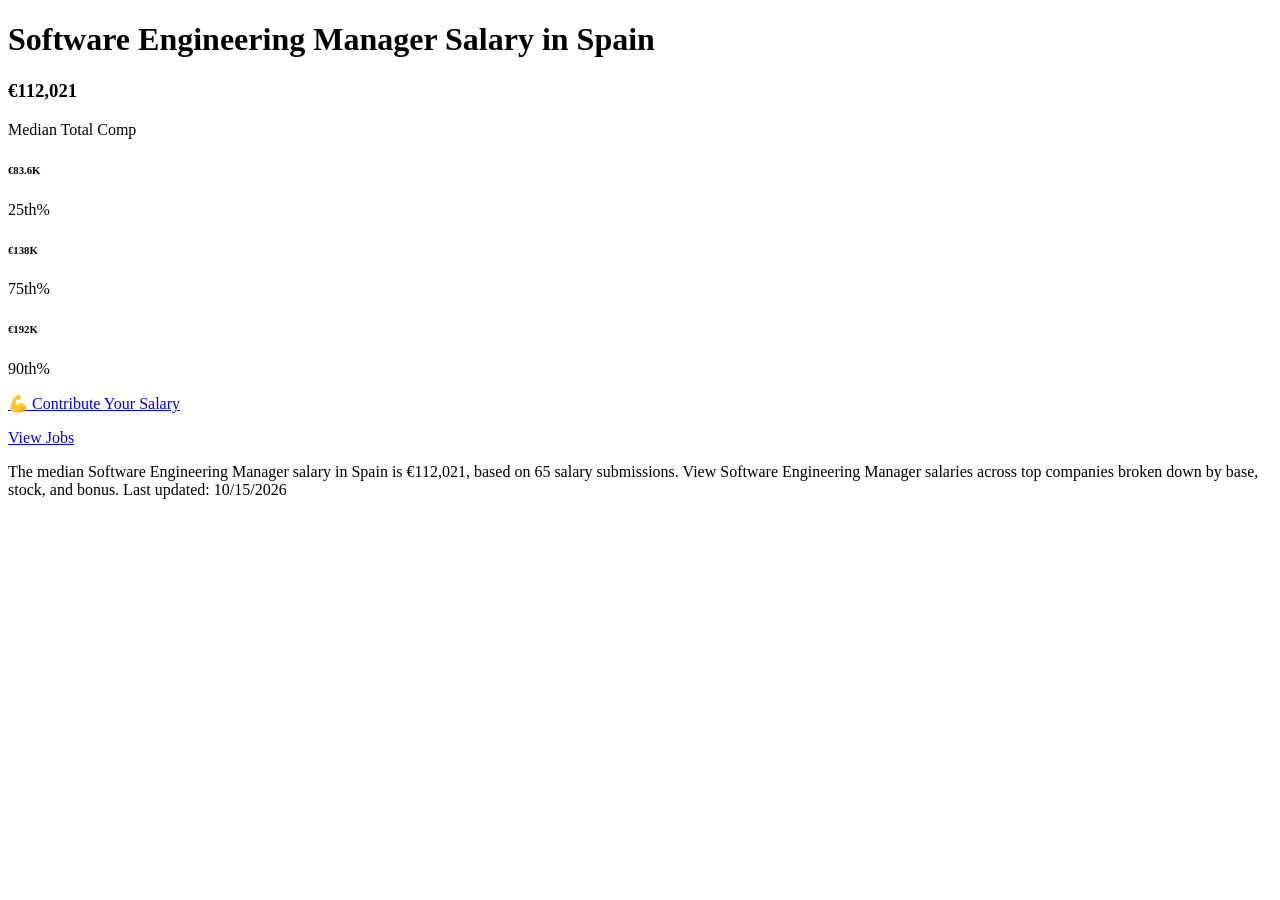
<file: tests/fixtures/levels_es_engineering_manager.html>
<!-- Captured 2026-10-15 from https://www.levels.fyi/t/software-engineering-manager/locations/spain with a Chrome User-Agent; trimmed to the result markup. -->
<!doctype html><html lang="en"><head><meta charset="utf-8"><title>Levels.fyi</title></head><body><div id="__next">
<h1 class="MuiTypography-root MuiTypography-h4 job-family-header-module-scss-module__wXgJQa__headerTitle mui-i30w9">Software Engineering Manager Salary in Spain</h1></div></div></div><div class="MuiContainer-root MuiContainer-maxWidthXl job-family-page-module-scss-module__RakhHq__jobFamilyContainer mui-yp9our"><div class="MuiGrid-root MuiGrid-container locationSlug-module-scss-module__qckixG__percentileCardContainer mui-1d3bbye"><div class="MuiGrid-root MuiGrid-item MuiGrid-grid-xs-12 mui-1js921s"><article class="percentiles-module-scss-module__EWk8-G__percentileCardContainer"><div class="percentiles-module-scss-module__EWk8-G__percentileCard"><div class="percentiles-module-scss-module__EWk8-G__statsAndSelector percentiles-module-scss-module__EWk8-G__statsAndSelectorSpecialCaseJobFamily"><div class="percentiles-module-scss-module__EWk8-G__median"><h3 class="MuiTypography-root MuiTypography-h4 percentiles-module-scss-module__EWk8-G__medianAmount mui-i30w9">€112,021</h3><p class="MuiTypography-root MuiTypography-body1 percentiles-module-scss-module__EWk8-G__percentileLabel mui-194beqn">Median Total Comp</p></div><div class="percentiles-module-scss-module__EWk8-G__percentiles percentiles-module-scss-module__EWk8-G__percentilesSpecialCaseJobFamily"><div class="percentiles-module-scss-module__EWk8-G__twentyFifth percentiles-module-scss-module__EWk8-G__percentilesColumnSpecialCaseJobFamily"><div class="percentiles-module-scss-module__EWk8-G__percentileBar"></div><h6 class="MuiTypography-root MuiTypography-h6 mui-es1xmb">€83.6K</h6><p class="MuiTypography-root MuiTypography-body1 percentiles-module-scss-module__EWk8-G__percentileLabel mui-194beqn">25th%</p></div><div class="percentiles-module-scss-module__EWk8-G__seventyFifth percentiles-module-scss-module__EWk8-G__percentilesColumnSpecialCaseJobFamily"><div class="percentiles-module-scss-module__EWk8-G__percentileBar"></div><h6 class="MuiTypography-root MuiTypography-h6 mui-es1xmb">€138K</h6><p class="MuiTypography-root MuiTypography-body1 percentiles-module-scss-module__EWk8-G__percentileLabel mui-194beqn">75th%</p></div><div class="percentiles-module-scss-module__EWk8-G__ninetieth percentiles-module-scss-module__EWk8-G__percentilesColumnSpecialCaseJobFamily"><div class="percentiles-module-scss-module__EWk8-G__percentileBar"></div><h6 class="MuiTypography-root MuiTypography-h6 mui-es1xmb">€192K</h6><p class="MuiTypography-root MuiTypography-body1 percentiles-module-scss-module__EWk8-G__percentileLabel mui-194beqn">90th%</p></div></div></div><div class="percentiles-module-scss-module__EWk8-G__buttonsContainer"><a class="MuiButtonBase-root MuiButton-root MuiButton-outlined MuiButton-outlinedPrimary MuiButton-sizeMedium MuiButton-outlinedSizeMedium MuiButton-colorPrimary MuiButton-root MuiButton-outlined MuiButton-outlinedPrimary MuiButton-sizeMedium MuiButton-outlinedSizeMedium MuiButton-colorPrimary percentiles-module-scss-module__EWk8-G__contributeButton mui-6fuzod" tabindex="0" href="/salaries/add?from=title_page_top"><p class="MuiTypography-root MuiTypography-body1 mui-194beqn">💪 Contribute <span>Your Salary</span></p></a><a class="MuiButtonBase-root MuiButton-root MuiButton-contained MuiButton-containedPrimary MuiButton-sizeMedium MuiButton-containedSizeMedium MuiButton-colorPrimary MuiButton-root MuiButton-contained MuiButton-containedPrimary MuiButton-sizeMedium MuiButton-containedSizeMedium MuiButton-colorPrimary percentiles-module-scss-module__EWk8-G__shareButton undefined mui-1r987kh" tabindex="0" href="/jobs/title/software-engineering-manager/location/spain"><p class="MuiTypography-root MuiTypography-body1 mui-194beqn">View Jobs</p></a></div><p class="MuiTypography-root MuiTypography-body2 mui-mc0zq8">The median Software Engineering Manager salary in Spain is €112,021, based on 65 salary submissions. View Software Engineering Manager salaries across top companies broken down by base, stock, and bonus. Last updated: 10/15/2026</p></div></article>
</div><script id="__NEXT_DATA__" type="application/json">{"props": {"pageProps": {"jobFamily": "Software Engineering Manager", "jobFamilySlug": "software-engineering-manager", "level": null, "levelSlug": null, "location": "Spain", "locationSlug": "spain", "locationCurrency": "EUR", "locationExchangeRate": 0.869, "jobFamilyLocationPercentiles": {"count": 65, "p25": 96152.72, "p50": 128908.266, "p75": 158890.83, "p90": 221370.6}, "totalJobFamilySubmissionCount": 65, "topPayingLocations": [{"id": 3818, "name": "Madrid", "slug": "spain", "totalCompensation": 137052.02, "type": "city"}, {"id": 3807, "name": "Barcelona", "slug": "spain", "totalCompensation": 120262.79, "type": "city"}, {"id": 6642, "name": "Valencia", "slug": "spain", "totalCompensation": 120130.02, "type": "city"}, {"id": 15379, "name": "Alicante", "slug": "spain", "totalCompensation": 98459.6, "type": "city"}, {"id": 3819, "name": "Malaga", "slug": "spain", "totalCompensation": 96645.38, "type": "city"}, {"id": 3828, "name": "Sevilla ", "slug": "spain", "totalCompensation": 85848.016, "type": "city"}]}}, "page": "/t/[jobFamilySlug]/locations/[locationSlug]"}</script></body></html>
</file>
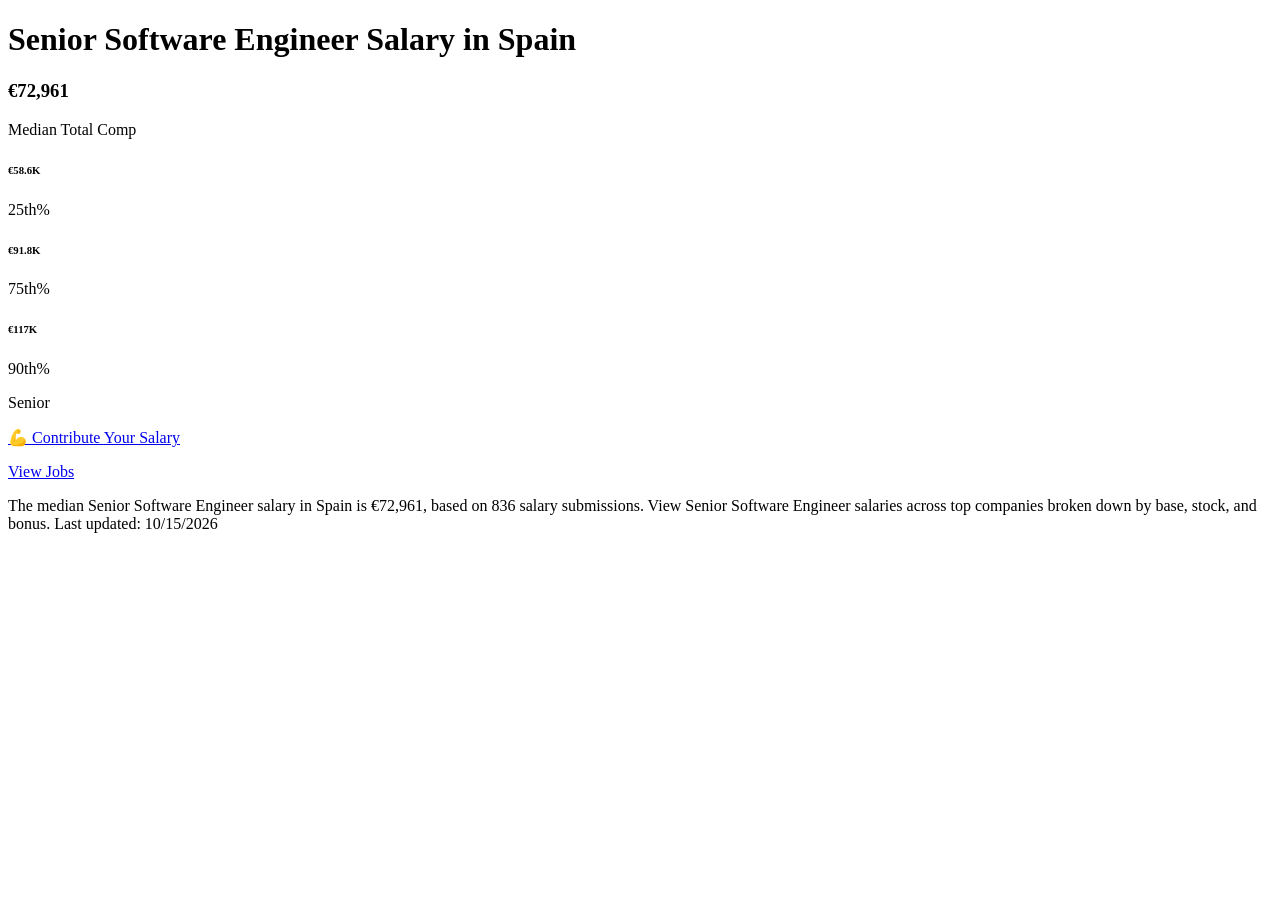
<file: tests/fixtures/levels_es_senior.html>
<!-- Captured 2026-10-15 from https://www.levels.fyi/t/software-engineer/levels/senior/locations/spain with a Chrome User-Agent; trimmed to the result markup. -->
<!doctype html><html lang="en"><head><meta charset="utf-8"><title>Levels.fyi</title></head><body><div id="__next">
<h1 class="MuiTypography-root MuiTypography-h4 job-family-header-module-scss-module__wXgJQa__headerTitle mui-i30w9">Senior Software Engineer Salary in Spain</h1></div></div></div><div class="MuiContainer-root MuiContainer-maxWidthXl job-family-page-module-scss-module__RakhHq__jobFamilyContainer mui-yp9our"><div class="MuiGrid-root MuiGrid-container locationSlug-module-scss-module__qckixG__percentileCardContainer mui-1d3bbye"><div class="MuiGrid-root MuiGrid-item MuiGrid-grid-xs-12 mui-1js921s"><article class="percentiles-module-scss-module__EWk8-G__percentileCardContainer"><div class="percentiles-module-scss-module__EWk8-G__percentileCard"><div class="percentiles-module-scss-module__EWk8-G__statsAndSelector"><div class="percentiles-module-scss-module__EWk8-G__median"><h3 class="MuiTypography-root MuiTypography-h4 percentiles-module-scss-module__EWk8-G__medianAmount mui-i30w9">€72,961</h3><p class="MuiTypography-root MuiTypography-body1 percentiles-module-scss-module__EWk8-G__percentileLabel mui-194beqn">Median Total Comp</p></div><div class="percentiles-module-scss-module__EWk8-G__percentiles"><div class="percentiles-module-scss-module__EWk8-G__twentyFifth"><div class="percentiles-module-scss-module__EWk8-G__percentileBar"></div><h6 class="MuiTypography-root MuiTypography-h6 mui-es1xmb">€58.6K</h6><p class="MuiTypography-root MuiTypography-body1 percentiles-module-scss-module__EWk8-G__percentileLabel mui-194beqn">25th%</p></div><div class="percentiles-module-scss-module__EWk8-G__seventyFifth"><div class="percentiles-module-scss-module__EWk8-G__percentileBar"></div><h6 class="MuiTypography-root MuiTypography-h6 mui-es1xmb">€91.8K</h6><p class="MuiTypography-root MuiTypography-body1 percentiles-module-scss-module__EWk8-G__percentileLabel mui-194beqn">75th%</p></div><div class="percentiles-module-scss-module__EWk8-G__ninetieth"><div class="percentiles-module-scss-module__EWk8-G__percentileBar"></div><h6 class="MuiTypography-root MuiTypography-h6 mui-es1xmb">€117K</h6><p class="MuiTypography-root MuiTypography-body1 percentiles-module-scss-module__EWk8-G__percentileLabel mui-194beqn">90th%</p></div></div><div class="level-selector-module-scss-module__vsyMVW__levelSelectorContainer"><div class="index-module-scss-module__q5fF7W__borderAndAlignment level-selector-module-scss-module__vsyMVW__levelSelector"><span role="button" tabindex="0" class="level-selector-module-scss-module__vsyMVW__levelLabel">Senior </span></div></div></div><div class="percentiles-module-scss-module__EWk8-G__buttonsContainer"><a class="MuiButtonBase-root MuiButton-root MuiButton-outlined MuiButton-outlinedPrimary MuiButton-sizeMedium MuiButton-outlinedSizeMedium MuiButton-colorPrimary MuiButton-root MuiButton-outlined MuiButton-outlinedPrimary MuiButton-sizeMedium MuiButton-outlinedSizeMedium MuiButton-colorPrimary percentiles-module-scss-module__EWk8-G__contributeButton mui-6fuzod" tabindex="0" href="/salaries/add?from=title_page_top"><p class="MuiTypography-root MuiTypography-body1 mui-194beqn">💪 Contribute <span>Your Salary</span></p></a><a class="MuiButtonBase-root MuiButton-root MuiButton-contained MuiButton-containedPrimary MuiButton-sizeMedium MuiButton-containedSizeMedium MuiButton-colorPrimary MuiButton-root MuiButton-contained MuiButton-containedPrimary MuiButton-sizeMedium MuiButton-containedSizeMedium MuiButton-colorPrimary percentiles-module-scss-module__EWk8-G__shareButton undefined mui-1r987kh" tabindex="0" href="/jobs/title/software-engineer/location/spain?standardLevels=mid_staff%2Cprincipal"><p class="MuiTypography-root MuiTypography-body1 mui-194beqn">View Jobs</p></a></div><p class="MuiTypography-root MuiTypography-body2 mui-mc0zq8">The median Senior Software Engineer salary in Spain is €72,961, based on 836 salary submissions. View Senior Software Engineer salaries across top companies broken down by base, stock, and bonus. Last updated: 10/15/2026</p></div></article>
</div><script id="__NEXT_DATA__" type="application/json">{"props": {"pageProps": {"jobFamily": "Software Engineer", "jobFamilySlug": "software-engineer", "level": "Senior", "levelSlug": "senior", "location": "Spain", "locationSlug": "spain", "locationCurrency": "EUR", "locationExchangeRate": 0.87, "jobFamilyLocationPercentiles": {"count": 836, "p25": 67336.086, "p50": 83863.305, "p75": 105500.484, "p90": 134295.84}, "totalJobFamilySubmissionCount": 836, "topPayingLocations": [{"id": 3807, "name": "Barcelona", "slug": "spain", "totalCompensation": 69816.05, "type": "city"}, {"id": 3818, "name": "Madrid", "slug": "spain", "totalCompensation": 69583.87, "type": "city"}, {"id": 3828, "name": "Sevilla ", "slug": "spain", "totalCompensation": 43081.867, "type": "city"}]}}, "page": "/t/[jobFamilySlug]/levels/[levelSlug]/locations/[locationSlug]"}</script></body></html>
</file>
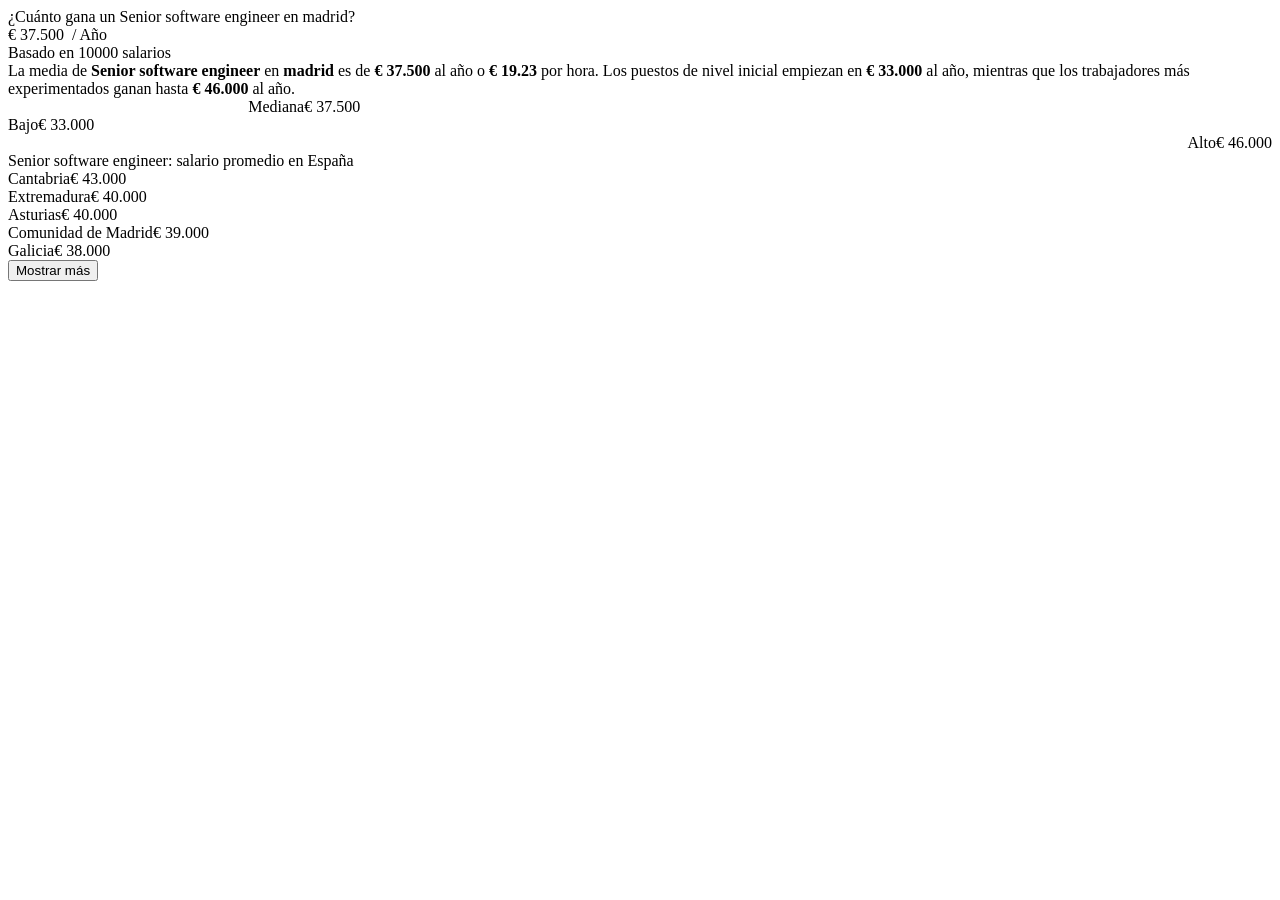
<file: tests/fixtures/talent_es_madrid_senior.html>
<!-- Captured 2026-10-15 from https://es.talent.com/salary?job=senior+software+engineer&location=madrid with a Chrome User-Agent; trimmed to the result markup. -->
<!doctype html><html lang="es"><head><meta charset="utf-8"><title>talent.com</title></head><body><main>
<div role="tabpanel" class="sc-d619defe-3 SxMtk"><div class="sc-7cca7bc9-0 jwOkQM sc-2795e927-0 hQDtkT"><span class="sc-fcd630a4-20 sc-fcd630a4-23 hilKOa fznRLC">¿Cuánto gana un Senior software engineer en madrid?</span><div class="sc-ddb706b1-1 sc-2795e927-2 fyMANc dscJMg"></div><div><span class="sc-fcd630a4-30 sc-fcd630a4-33 bOfumX cFQhkz">€ 37.500</span><span style="margin-left:8px" class="sc-fcd630a4-15 sc-fcd630a4-16 eptYwU bIQCZA">/ Año</span><br/><span color="#676767" class="sc-fcd630a4-5 sc-fcd630a4-6 XXWrC jVCLjJ">Basado en 10000 salarios</span></div><div class="sc-2795e927-1 kCsIDo"><span class="sc-fcd630a4-10 sc-fcd630a4-11 sc-2795e927-4 fVpVIl gVsUIj bzkLdO">La media de <strong>Senior software engineer</strong> en <strong>madrid</strong> es de <strong>€ 37.500</strong> al año o <strong>€ 19.23</strong> por hora. Los puestos de nivel inicial empiezan en <strong>€ 33.000</strong> al año, mientras que los trabajadores más experimentados ganan hasta <strong>€ 46.000</strong> al año.</span><div class="sc-ddb706b1-1 sc-2795e927-3 fyMANc gSQznX"></div><div class="sc-7257d29d-0 iGlEuk"><div style="padding-left:19%" class="sc-7257d29d-2 gVndaA"><span class="sc-fcd630a4-10 sc-fcd630a4-13 fVpVIl gkPdXV">Mediana</span><span class="sc-fcd630a4-10 sc-fcd630a4-11 fVpVIl gVsUIj">€ 37.500</span></div><div class="sc-7257d29d-3 jRELdp"></div><div class="sc-7257d29d-1 cABMzE"><div class="sc-7257d29d-2 gVndaA"><span class="sc-fcd630a4-10 sc-fcd630a4-13 fVpVIl gkPdXV">Bajo</span><span class="sc-fcd630a4-10 sc-fcd630a4-11 fVpVIl gVsUIj">€ 33.000</span></div><div style="text-align:right" class="sc-7257d29d-2 gVndaA"><span class="sc-fcd630a4-10 sc-fcd630a4-13 fVpVIl gkPdXV">Alto</span><span class="sc-fcd630a4-10 sc-fcd630a4-11 fVpVIl gVsUIj">€ 46.000</span></div></div><div class="sc-f3c534a5-3 sc-7257d29d-4 kSfXjN fioRVv"></div></div></div></div><div class="sc-7cca7bc9-0 jwOkQM sc-ddb706b1-0 krISmd"><div class="sc-ddb706b1-2 xoJPN"><span color="#30183F" class="sc-fcd630a4-20 sc-fcd630a4-23 iliqwb fznRLC">Senior software engineer: salario promedio en España</span></div><div class="sc-ddb706b1-1 fyMANc"></div><div class="sc-ddb706b1-3 dIDjQD"><span color="#222222" class="sc-fcd630a4-10 sc-fcd630a4-13 sc-ddb706b1-4 beOdpP gkPdXV iXWdja">Cantabria</span><span class="sc-fcd630a4-10 sc-fcd630a4-13 sc-ddb706b1-5 fVpVIl gkPdXV feojFP">€ 43.000</span><div class="sc-ddb706b1-6 kzuZkg"><div class="sc-c3447b03-0 jcbypK"><div value="100.00" color="#60D3BF" class="sc-c3447b03-1 hwxXBq"></div></div></div></div><div class="sc-ddb706b1-3 dIDjQD"><span color="#222222" class="sc-fcd630a4-10 sc-fcd630a4-13 sc-ddb706b1-4 beOdpP gkPdXV iXWdja">Extremadura</span><span class="sc-fcd630a4-10 sc-fcd630a4-13 sc-ddb706b1-5 fVpVIl gkPdXV feojFP">€ 40.000</span><div class="sc-ddb706b1-6 kzuZkg"><div class="sc-c3447b03-0 jcbypK"><div value="93.02" color="#60D3BF" class="sc-c3447b03-1 Mknrb"></div></div></div></div><div class="sc-ddb706b1-3 dIDjQD"><span color="#222222" class="sc-fcd630a4-10 sc-fcd630a4-13 sc-ddb706b1-4 beOdpP gkPdXV iXWdja">Asturias</span><span class="sc-fcd630a4-10 sc-fcd630a4-13 sc-ddb706b1-5 fVpVIl gkPdXV feojFP">€ 40.000</span><div class="sc-ddb706b1-6 kzuZkg"><div class="sc-c3447b03-0 jcbypK"><div value="93.02" color="#60D3BF" class="sc-c3447b03-1 Mknrb"></div></div></div></div><div class="sc-ddb706b1-3 dIDjQD"><span color="#222222" class="sc-fcd630a4-10 sc-fcd630a4-13 sc-ddb706b1-4 beOdpP gkPdXV iXWdja">Comunidad de Madrid</span><span class="sc-fcd630a4-10 sc-fcd630a4-13 sc-ddb706b1-5 fVpVIl gkPdXV feojFP">€ 39.000</span><div class="sc-ddb706b1-6 kzuZkg"><div class="sc-c3447b03-0 jcbypK"><div value="90.70" color="#60D3BF" class="sc-c3447b03-1 dXaCPV"></div></div></div></div><div class="sc-ddb706b1-3 dIDjQD"><span color="#222222" class="sc-fcd630a4-10 sc-fcd630a4-13 sc-ddb706b1-4 beOdpP gkPdXV iXWdja">Galicia</span><span class="sc-fcd630a4-10 sc-fcd630a4-13 sc-ddb706b1-5 fVpVIl gkPdXV feojFP">€ 38.000</span><div class="sc-ddb706b1-6 kzuZkg"><div class="sc-c3447b03-0 jcbypK"><div value="88.37" color="#60D3BF" class="sc-c3447b03-1 bBzVKj"></div></div></div></div><div class="sc-ddb706b1-8 gdBzut"><button type="button" class="sc-44e43d13-0 kxWwaR sc-338654de-0 gSuNIS sc-ddb706b1-9 bqnqmi"><span class="sc-fcd630a4-10 sc-fcd630a4-12 fVpVIl ksEdXo">Mostrar más</span></button></div></div></div></div>
</main></body></html>
</file>
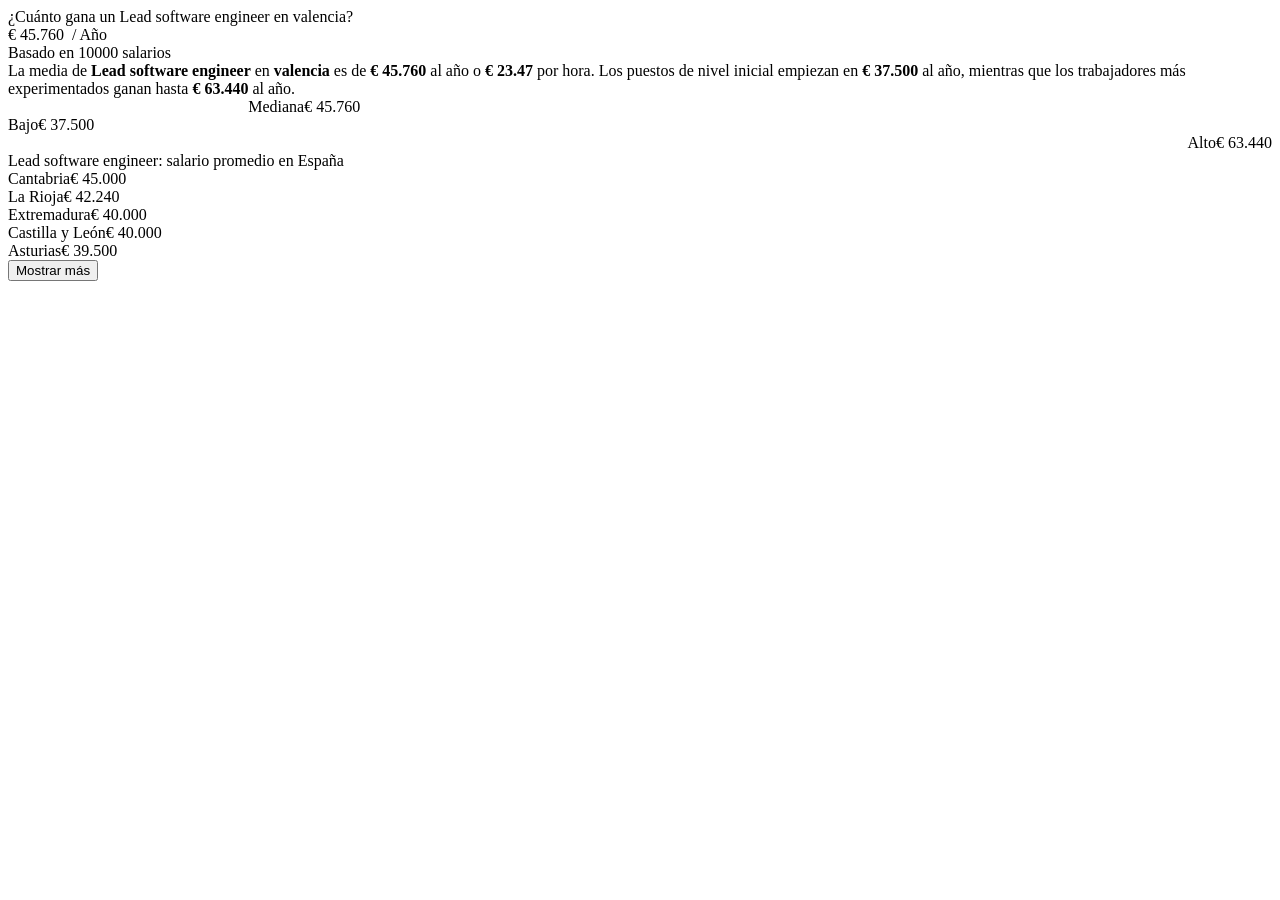
<file: tests/fixtures/talent_es_valencia_lead.html>
<!-- Captured 2026-10-15 from https://es.talent.com/salary?job=lead+software+engineer&location=valencia with a Chrome User-Agent; trimmed to the result markup. -->
<!doctype html><html lang="es"><head><meta charset="utf-8"><title>talent.com</title></head><body><main>
<div role="tabpanel" class="sc-d619defe-3 SxMtk"><div class="sc-7cca7bc9-0 jwOkQM sc-2795e927-0 hQDtkT"><span class="sc-fcd630a4-20 sc-fcd630a4-23 hilKOa fznRLC">¿Cuánto gana un Lead software engineer en valencia?</span><div class="sc-ddb706b1-1 sc-2795e927-2 fyMANc dscJMg"></div><div><span class="sc-fcd630a4-30 sc-fcd630a4-33 bOfumX cFQhkz">€ 45.760</span><span style="margin-left:8px" class="sc-fcd630a4-15 sc-fcd630a4-16 eptYwU bIQCZA">/ Año</span><br/><span color="#676767" class="sc-fcd630a4-5 sc-fcd630a4-6 XXWrC jVCLjJ">Basado en 10000 salarios</span></div><div class="sc-2795e927-1 kCsIDo"><span class="sc-fcd630a4-10 sc-fcd630a4-11 sc-2795e927-4 fVpVIl gVsUIj bzkLdO">La media de <strong>Lead software engineer</strong> en <strong>valencia</strong> es de <strong>€ 45.760</strong> al año o <strong>€ 23.47</strong> por hora. Los puestos de nivel inicial empiezan en <strong>€ 37.500</strong> al año, mientras que los trabajadores más experimentados ganan hasta <strong>€ 63.440</strong> al año.</span><div class="sc-ddb706b1-1 sc-2795e927-3 fyMANc gSQznX"></div><div class="sc-7257d29d-0 iGlEuk"><div style="padding-left:19%" class="sc-7257d29d-2 gVndaA"><span class="sc-fcd630a4-10 sc-fcd630a4-13 fVpVIl gkPdXV">Mediana</span><span class="sc-fcd630a4-10 sc-fcd630a4-11 fVpVIl gVsUIj">€ 45.760</span></div><div class="sc-7257d29d-3 jRELdp"></div><div class="sc-7257d29d-1 cABMzE"><div class="sc-7257d29d-2 gVndaA"><span class="sc-fcd630a4-10 sc-fcd630a4-13 fVpVIl gkPdXV">Bajo</span><span class="sc-fcd630a4-10 sc-fcd630a4-11 fVpVIl gVsUIj">€ 37.500</span></div><div style="text-align:right" class="sc-7257d29d-2 gVndaA"><span class="sc-fcd630a4-10 sc-fcd630a4-13 fVpVIl gkPdXV">Alto</span><span class="sc-fcd630a4-10 sc-fcd630a4-11 fVpVIl gVsUIj">€ 63.440</span></div></div><div class="sc-f3c534a5-3 sc-7257d29d-4 kSfXjN fioRVv"></div></div></div></div><div class="sc-7cca7bc9-0 jwOkQM sc-ddb706b1-0 krISmd"><div class="sc-ddb706b1-2 xoJPN"><span color="#30183F" class="sc-fcd630a4-20 sc-fcd630a4-23 iliqwb fznRLC">Lead software engineer: salario promedio en España</span></div><div class="sc-ddb706b1-1 fyMANc"></div><div class="sc-ddb706b1-3 dIDjQD"><span color="#222222" class="sc-fcd630a4-10 sc-fcd630a4-13 sc-ddb706b1-4 beOdpP gkPdXV iXWdja">Cantabria</span><span class="sc-fcd630a4-10 sc-fcd630a4-13 sc-ddb706b1-5 fVpVIl gkPdXV feojFP">€ 45.000</span><div class="sc-ddb706b1-6 kzuZkg"><div class="sc-c3447b03-0 jcbypK"><div value="100.00" color="#60D3BF" class="sc-c3447b03-1 hwxXBq"></div></div></div></div><div class="sc-ddb706b1-3 dIDjQD"><span color="#222222" class="sc-fcd630a4-10 sc-fcd630a4-13 sc-ddb706b1-4 beOdpP gkPdXV iXWdja">La Rioja</span><span class="sc-fcd630a4-10 sc-fcd630a4-13 sc-ddb706b1-5 fVpVIl gkPdXV feojFP">€ 42.240</span><div class="sc-ddb706b1-6 kzuZkg"><div class="sc-c3447b03-0 jcbypK"><div value="93.87" color="#60D3BF" class="sc-c3447b03-1 cwwTmi"></div></div></div></div><div class="sc-ddb706b1-3 dIDjQD"><span color="#222222" class="sc-fcd630a4-10 sc-fcd630a4-13 sc-ddb706b1-4 beOdpP gkPdXV iXWdja">Extremadura</span><span class="sc-fcd630a4-10 sc-fcd630a4-13 sc-ddb706b1-5 fVpVIl gkPdXV feojFP">€ 40.000</span><div class="sc-ddb706b1-6 kzuZkg"><div class="sc-c3447b03-0 jcbypK"><div value="88.89" color="#60D3BF" class="sc-c3447b03-1 yGmha"></div></div></div></div><div class="sc-ddb706b1-3 dIDjQD"><span color="#222222" class="sc-fcd630a4-10 sc-fcd630a4-13 sc-ddb706b1-4 beOdpP gkPdXV iXWdja">Castilla y León</span><span class="sc-fcd630a4-10 sc-fcd630a4-13 sc-ddb706b1-5 fVpVIl gkPdXV feojFP">€ 40.000</span><div class="sc-ddb706b1-6 kzuZkg"><div class="sc-c3447b03-0 jcbypK"><div value="88.89" color="#60D3BF" class="sc-c3447b03-1 yGmha"></div></div></div></div><div class="sc-ddb706b1-3 dIDjQD"><span color="#222222" class="sc-fcd630a4-10 sc-fcd630a4-13 sc-ddb706b1-4 beOdpP gkPdXV iXWdja">Asturias</span><span class="sc-fcd630a4-10 sc-fcd630a4-13 sc-ddb706b1-5 fVpVIl gkPdXV feojFP">€ 39.500</span><div class="sc-ddb706b1-6 kzuZkg"><div class="sc-c3447b03-0 jcbypK"><div value="87.78" color="#60D3BF" class="sc-c3447b03-1 bxAXlH"></div></div></div></div><div class="sc-ddb706b1-8 gdBzut"><button type="button" class="sc-44e43d13-0 kxWwaR sc-338654de-0 gSuNIS sc-ddb706b1-9 bqnqmi"><span class="sc-fcd630a4-10 sc-fcd630a4-12 fVpVIl ksEdXo">Mostrar más</span></button></div></div></div></div>
</main></body></html>
</file>
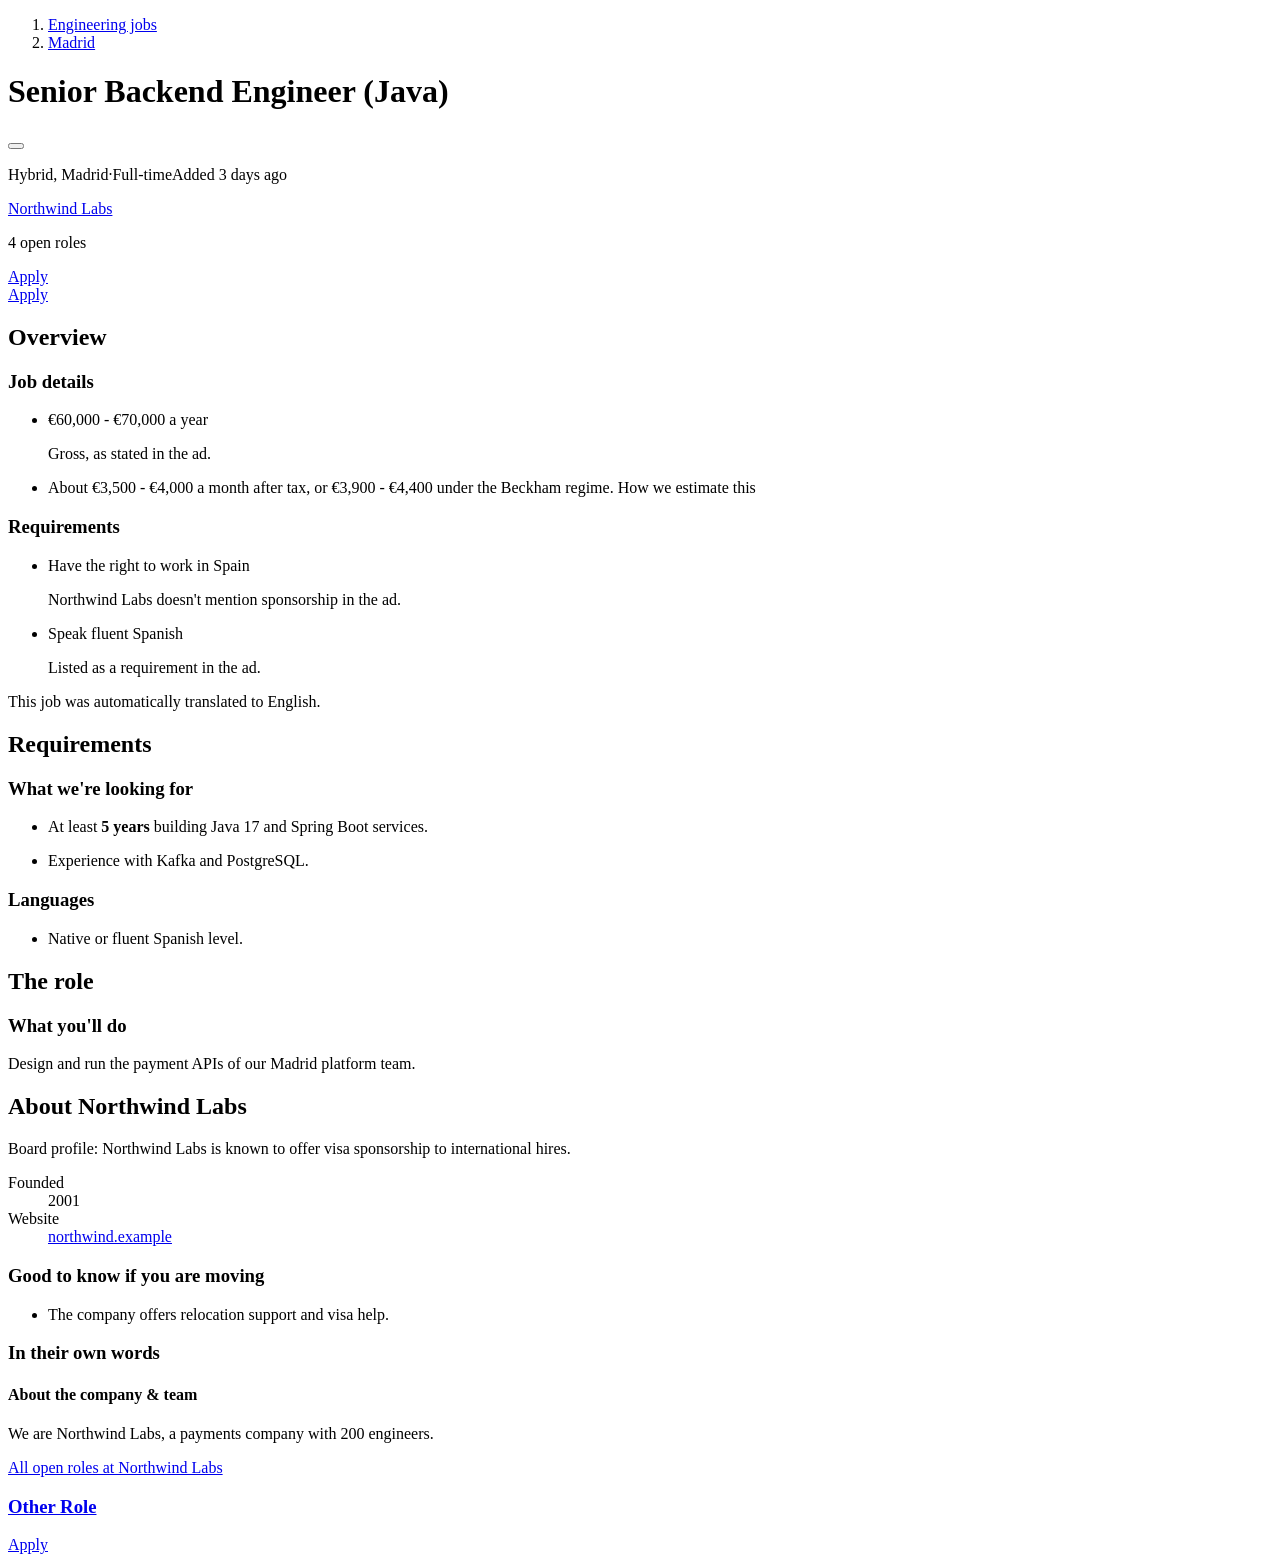
<file: tests/fixtures/spainjobs_io/detail.html>
<!DOCTYPE html>
<html lang="en"><head><meta charset="utf-8">
<title>Senior Backend Engineer (Java) at Northwind Labs | SpainJobs.io</title>
<meta name="description" content="Board summary that must never become the description.">
<meta property="og:url" content="https://www.spainjobs.io/companies/northwind-labs/senior-backend-engineer-java--4f190bc155">
<link rel="canonical" href="https://www.spainjobs.io/companies/northwind-labs/senior-backend-engineer-java--4f190bc155">
<script type="application/ld+json">{"@context":"https://schema.org","@type":"JobPosting","title":"Senior Backend Engineer (Java)","datePosted":"2026-09-28T08:51:29.157Z","hiringOrganization":{"@type":"Organization","name":"Northwind Labs"},"description":"<p>Build Java services.</p>"}</script>
</head><body class="font-display antialiased"><main class="min-h-screen">
<div class="max-w-7xl mx-auto"><div class="lg:grid"><div class="mx-auto w-full max-w-4xl"><div class="relative z-10">
<div>
 <nav aria-label="Breadcrumb" class="hidden md:block md:pb-4"><ol><li><a href="/jobs/c/engineering">Engineering jobs</a></li><li><a href="/jobs/madrid/engineering">Madrid</a></li></ol></nav>
 <div class="flex items-start gap-4"><h1 class="min-w-0 flex-1 font-heading">Senior Backend Engineer (Java)</h1>
  <div class="-mr-3 shrink-0"><button aria-label="Save Senior Backend Engineer (Java)" aria-pressed="false" title="Save" type="button"></button></div></div>
 <p class="flex flex-wrap"><span>Hybrid, Madrid<span class="ml-3">·</span></span><span class="whitespace-nowrap"><span class="text-ink-light">Full-time</span></span><span class="whitespace-nowrap"><span class="text-ink-light">Added 3 days ago</span></span></p>
 <div class="flex mt-3 items-center gap-4"><span aria-hidden="true" class="size-10"></span>
  <div class="min-w-0 flex-1 space-y-1"><a class="underline font-medium" href="/companies/northwind-labs"><span translate="no">Northwind Labs</span></a><p class="text-base text-ink-light">4 open roles</p></div>
  <div class="hidden shrink-0 md:block md:min-w-56"><a class="inline-flex rounded-full" href="https://jobs.ats.example/northwind/1234" rel="noopener noreferrer" target="_blank"><span aria-hidden="true" class="size-5"></span><span class="truncate">Apply</span></a></div></div>
 <div class="pt-4 md:hidden"><a class="inline-flex rounded-full" href="https://jobs.ats.example/northwind/1234" rel="noopener noreferrer" target="_blank"><span aria-hidden="true" class="size-5"></span><span class="truncate">Apply</span></a></div>
</div>
<div class="pt-7" data-job-part="overview" id="job-overview"><h2>Overview</h2><div class="grid"><section class="pb-3"><h3>Job details</h3><ul>
 <li><div><p class="font-semibold">€60,000 - €70,000 a year</p><p class="text-sm">Gross, as stated in the ad.</p></div></li>
 <li><div><p>About €3,500 - €4,000 a month after tax, or €3,900 - €4,400 under the Beckham regime. How we estimate this</p></div></li></ul></section>
 <section class="pb-3"><h3>Requirements</h3><ul>
 <li><div><p class="font-semibold">Have the right to work in Spain</p><p class="text-sm">Northwind Labs doesn't mention sponsorship in the ad.</p></div></li>
 <li><div><p class="font-semibold">Speak fluent Spanish</p><p class="text-sm">Listed as a requirement in the ad.</p></div></li></ul></section></div></div>
<div class="mt-6 pb-6 scroll-mt-4" id="job-advert"><div><div>
 <div><p><span>This job was automatically translated to English.</span></p></div>
 <div><div><div data-job-part="requirements" id="job-requirements"><h2>Requirements</h2><div><section><h3>What we're looking for</h3><div><ul>
  <li><p>At least <strong>5 years</strong> building Java 17 and Spring Boot services.</p></li>
  <li><p>Experience with Kafka and PostgreSQL.</p></li></ul></div></section>
  <section><h3>Languages</h3><div><ul><li><p>Native or fluent Spanish level.</p></li></ul></div></section></div></div>
 <div data-job-part="role" id="job-role"><h2>The role</h2><div><section><h3>What you'll do</h3><div><p>Design and run the payment APIs of our Madrid platform team.</p></div></section></div></div></div></div>
 <div data-job-part="company" id="job-company"><div><div><span aria-hidden="true"></span><h2>About Northwind Labs</h2></div>
  <div><p>Board profile: Northwind Labs is known to offer visa sponsorship to international hires.</p></div>
  <dl><div><dt>Founded</dt><dd>2001</dd></div><div><dt>Website</dt><dd><a href="https://northwind.example" rel="noopener" target="_blank">northwind.example</a></dd></div></dl>
  <section><h3>Good to know if you are moving</h3><ul><li><span aria-hidden="true"></span>The company offers relocation support and visa help.</li></ul></section>
  <section><h3>In their own words</h3><div><section><h4>About the company &amp; team</h4><div><p>We are Northwind Labs, a payments company with 200 engineers.</p></div></section></div></section>
  <a href="/companies/northwind-labs">All open roles at Northwind Labs</a></div></div>
</div></div></div>
</div></div></div></div>
<aside><article><h3><a href="/companies/other-co/other-role--0123456789">Other Role</a></h3><a target="_blank" href="https://other.example/apply">Apply</a></article></aside>
<script>((self[Symbol.for("vinext.navigationRuntime")]??={bootstrap:{routeManifest:null},functions:{}}).bootstrap.rsc??={rsc:[]}).rsc.push("2c:[\"$\",\"div\",null,{\"className\":\"pt-4 md:hidden\",\"children\":[\"$\",\"$L37\",null,{\"sourceUrl\":\"https://jobs.ats.example/northwind/1234\"}]}]\n")</script>
</main></body></html>
</file>
